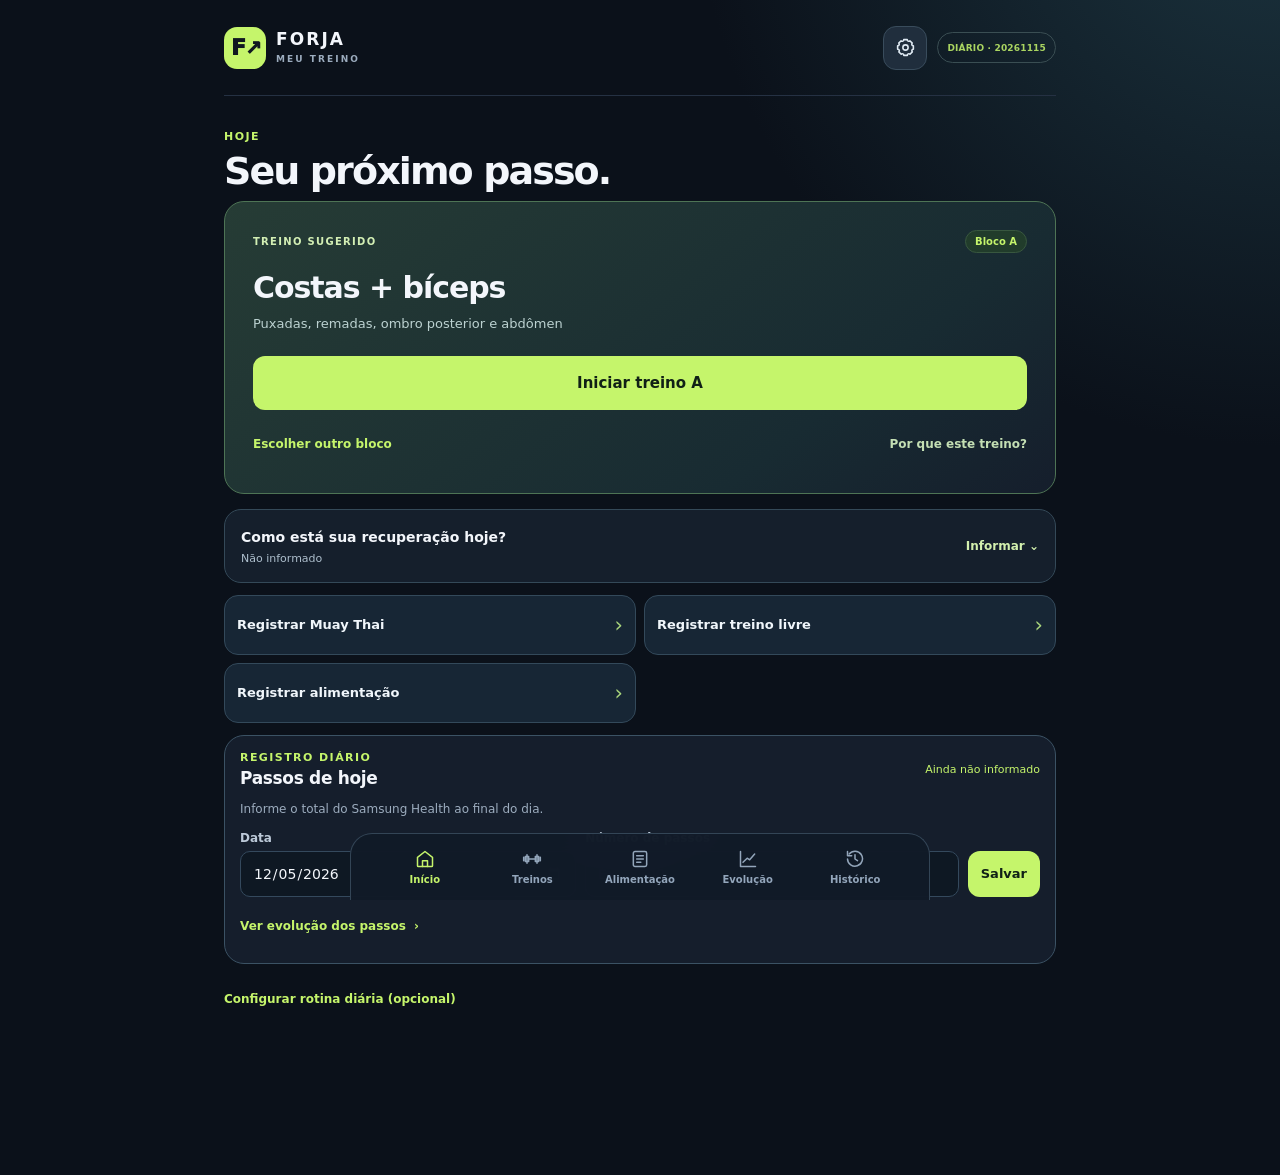
<file: index.html>
<!doctype html>
<html lang="pt-BR">
<head>
  <meta charset="utf-8" />
  <meta name="viewport" content="width=device-width, initial-scale=1, viewport-fit=cover" />
  <meta name="theme-color" content="#0d1420" />
  <meta name="description" content="Diário de treinos, histórico de cargas e sugestões de progressão de força com atenção à recuperação." />
  <meta name="color-scheme" content="dark" />
  <link rel="icon" type="image/png" sizes="192x192" href="./icons/icon-192.png" />
  <link rel="apple-touch-icon" href="./icons/icon-192.png" />
  <link rel="manifest" href="./manifest.webmanifest" />
  <link rel="stylesheet" href="./styles.css?v=20261127-history-edit1" />
  <title>FORJA — Evolução de força</title>
  <script defer src="./data.js?v=20261127-history-edit1"></script>
  <script defer src="./cardio.js?v=20261127-history-edit1"></script>
  <script defer src="./training-sets.js?v=20261127-history-edit1"></script>
  <script defer src="./engine.js?v=20261127-history-edit1"></script>
  <script defer src="./muay.js?v=20261127-history-edit1"></script>
  <script defer src="./calendar.js?v=20261127-history-edit1"></script>
  <script defer src="./flex.js?v=20261127-history-edit1"></script>
  <script defer src="./free-workout.js?v=20261127-history-edit1"></script>
  <script defer src="./catalog-session.js?v=20261127-history-edit1"></script>
  <script defer src="./dose.js?v=20261127-history-edit1"></script>
  <script defer src="./focus.js?v=20261127-history-edit1"></script>
  <script defer src="./catalog-advice.js?v=20261127-history-edit1"></script>
  <script defer src="./body-measures.js?v=20261127-history-edit1"></script>
  <script defer src="./activity.js?v=20261127-history-edit1"></script>
  <script defer src="./health-import.js?v=20261127-history-edit1"></script>
  <script defer src="./nutrition-goals.js?v=20261127-history-edit1"></script>
  <script defer src="./goal-planner.js?v=20261127-history-edit1"></script>
  <script defer src="./reminders.js?v=20261127-history-edit1"></script>
  <script defer src="./daily-routine.js?v=20261127-history-edit1"></script>
  <script defer src="./nutrition.js?v=20261127-history-edit1"></script>
  <script defer src="./nutrition-catalog.js?v=20261127-history-edit1"></script>
  <script defer src="./nutrition-prescription-data.js?v=20261127-history-edit1"></script>
  <script defer src="./nutrition-presets.js?v=20261127-history-edit1"></script>
  <script defer src="./nutrition-balance.js?v=20261127-history-edit1"></script>
  <script defer src="./nutrition-ui.js?v=20261127-history-edit1"></script>
  <script defer src="./evolution-dashboard.js?v=20261127-history-edit1"></script>
  <script defer src="./performance-trends.js?v=20261127-history-edit1"></script>
  <script defer src="./exercise-anatomy.js?v=20261127-history-edit1"></script>
  <script defer src="./muscle-history.js?v=20261127-history-edit1"></script>
  <script defer src="./muscle-body.js?v=20261127-history-edit1"></script>
  <script defer src="./muscle-map.js?v=20261127-history-edit1"></script>
  <script defer src="./training-balance.js?v=20261127-history-edit1"></script>
  <script defer src="./catalog-recommendations.js?v=20261127-history-edit1"></script>
  <script defer src="./share-summary.js?v=20261127-history-edit1"></script>
  <script defer src="./share-sticker.js?v=20261127-history-edit1"></script>
  <script defer src="./app.js?v=20261127-history-edit1"></script>
</head>
<body>
  <div class="app-shell">
    <header class="topbar">
      <div class="brandmark" aria-hidden="true">F<span>↗</span></div>
      <div class="brandcopy"><strong>FORJA</strong><span>MEU TREINO</span></div>
      <button type="button" class="top-settings" data-action="top-settings" aria-label="Abrir ajustes" title="Ajustes">
        <svg viewBox="0 0 24 24" fill="none" stroke="currentColor" stroke-width="1.8" stroke-linecap="round" stroke-linejoin="round" aria-hidden="true"><circle cx="12" cy="12" r="3"/><path d="M19.4 15a1.7 1.7 0 0 0 .3 1.9l.1.1-2.7 2.7-.1-.1a1.7 1.7 0 0 0-1.9-.3 1.7 1.7 0 0 0-1 1.6V21h-4v-.1a1.7 1.7 0 0 0-1-1.6 1.7 1.7 0 0 0-1.9.3l-.1.1-2.7-2.7.1-.1a1.7 1.7 0 0 0 .3-1.9 1.7 1.7 0 0 0-1.6-1H3v-4h.1a1.7 1.7 0 0 0 1.6-1 1.7 1.7 0 0 0-.3-1.9L4.3 7l2.7-2.7.1.1A1.7 1.7 0 0 0 9 4.7a1.7 1.7 0 0 0 1-1.6V3h4v.1a1.7 1.7 0 0 0 1 1.6 1.7 1.7 0 0 0 1.9-.3l.1-.1L19.7 7l-.1.1a1.7 1.7 0 0 0-.3 1.9 1.7 1.7 0 0 0 1.6 1h.1v4h-.1a1.7 1.7 0 0 0-1.5 1z"/></svg>
      </button>
      <span class="header-badge"><small class="forja-build">DIÁRIO · 20261115</small></span>
    </header>
    <main id="screen" tabindex="-1" aria-live="off"><p class="loading">Preparando seu painel...</p></main>
    <nav class="bottom-nav" id="nav" aria-label="Navegação principal">
      <button type="button" data-tab="home" class="nav-link active" aria-label="Início" aria-current="page">
        <svg viewBox="0 0 24 24" fill="none" stroke="currentColor" stroke-width="1.8" stroke-linecap="round" stroke-linejoin="round" aria-hidden="true"><path d="m3 10 9-7 9 7v10a1 1 0 0 1-1 1H4a1 1 0 0 1-1-1z"/><path d="M9 21v-7h6v7"/></svg><span>Início</span>
      </button>
      <button type="button" data-tab="plans" class="nav-link" aria-label="Treinos">
        <svg viewBox="0 0 24 24" fill="none" stroke="currentColor" stroke-width="1.8" stroke-linecap="round" stroke-linejoin="round" aria-hidden="true"><path d="M6 7v10M18 7v10M4 9h4v6H4zM16 9h4v6h-4zM8 12h8M2 10v4M22 10v4"/></svg><span>Treinos</span>
      </button>
      <button type="button" data-tab="nutrition" class="nav-link" aria-label="Alimentação">
        <svg viewBox="0 0 24 24" fill="none" stroke="currentColor" stroke-width="1.8" stroke-linecap="round" stroke-linejoin="round" aria-hidden="true"><rect x="4" y="3" width="16" height="18" rx="2"/><path d="M8 8h8M8 12h8M8 16h5"/></svg><span>Alimentação</span>
      </button>
      <button type="button" data-tab="progress" class="nav-link" aria-label="Evolução">
        <svg viewBox="0 0 24 24" fill="none" stroke="currentColor" stroke-width="1.8" stroke-linecap="round" stroke-linejoin="round" aria-hidden="true"><path d="M3 3v18h18"/><path d="m6 16 5-5 3 2 6-7"/></svg><span>Evolução</span>
      </button>
      <button type="button" data-tab="history" class="nav-link" aria-label="Histórico">
        <svg viewBox="0 0 24 24" fill="none" stroke="currentColor" stroke-width="1.8" stroke-linecap="round" stroke-linejoin="round" aria-hidden="true"><path d="M3 12a9 9 0 1 0 2-6"/><path d="M3 3v5h5M12 7v5l3 2"/></svg><span>Histórico</span>
      </button>

    </nav>
  </div>
  <div id="toast" class="toast" role="status" aria-live="polite" hidden></div>
  <input id="import-file" type="file" accept="application/json,.json" hidden aria-label="Selecionar backup JSON" />
  <input id="import-health-file" type="file" accept="application/json,.json" hidden aria-label="Selecionar histórico Samsung Health JSON" />
</body>
</html>
</file>
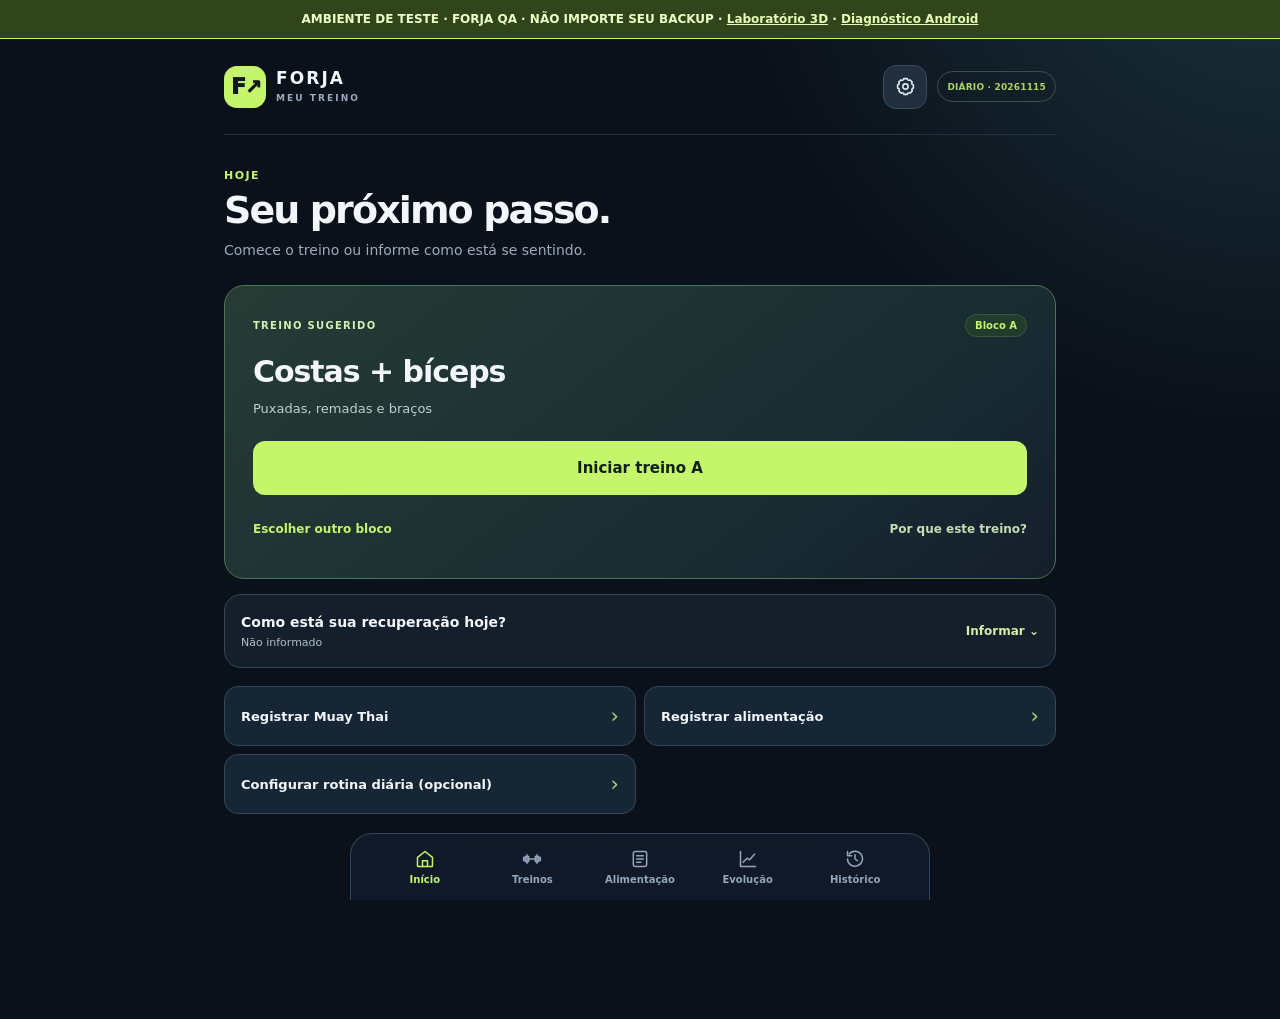
<file: qa/forja-move-v5/index.html>
<!doctype html>
<html lang="pt-BR">
<head>
  <meta charset="utf-8" />
  <meta name="viewport" content="width=device-width, initial-scale=1, viewport-fit=cover" />
  <meta name="theme-color" content="#0d1420" />
  <meta name="description" content="Diário de treinos, histórico de cargas e sugestões de progressão de força com atenção à recuperação." />
  <meta name="color-scheme" content="dark" />
  <link rel="icon" type="image/png" sizes="192x192" href="./icons/icon-192.png" />
  <link rel="apple-touch-icon" href="./icons/icon-192.png" />
  <link rel="manifest" href="./manifest.webmanifest" />
  <link rel="stylesheet" href="./styles.css?v=20261115-ref3d5" />
  <title>FORJA QA — Avaliação 3D</title>
  <script defer src="./data.js?v=20261115-ux20"></script>
  <script defer src="./engine.js?v=20261115-ux20"></script>
  <script defer src="./muay.js?v=20261115-ux20"></script>
  <script defer src="./calendar.js?v=20261115-ux20"></script>
  <script defer src="./flex.js?v=20261115-ux20"></script>
  <script defer src="./dose.js?v=20261115-ux20"></script>
  <script defer src="./focus.js?v=20261115-ux20"></script>
  <script defer src="./catalog-advice.js?v=20261115-ux20"></script>
  <script defer src="./body-measures.js?v=20261115-ux20"></script>
  <script defer src="./activity.js?v=20261115-ux20"></script>
  <script defer src="./health-import.js?v=20261115-ux20"></script>
  <script defer src="./nutrition-goals.js?v=20261115-ux20"></script>
  <script defer src="./goal-planner.js?v=20261115-ux20"></script>
  <script defer src="./reminders.js?v=20261115-ux20"></script>
  <script defer src="./daily-routine.js?v=20261115-ux20"></script>
  <script defer src="./nutrition.js?v=20261115-ux20"></script>
  <script defer src="./nutrition-catalog.js?v=20261115-ux20"></script>
  <script defer src="./nutrition-ui.js?v=20261115-ux20"></script>
  <script defer src="./exercise-references.js?v=20261115-ref3d5"></script>
  <script defer src="./exercise-video.js?v=20261115-ref3d5"></script>
  <script defer src="./app.js?v=20261115-ref3d5"></script>
<meta name="robots" content="noindex,nofollow,noarchive"></head>
<body>
<div class="qa-banner" role="note">AMBIENTE DE TESTE · FORJA QA · NÃO IMPORTE SEU BACKUP · <a href="./avaliar-3d.html">Laboratório 3D</a> · <a href="./diagnostico.html">Diagnóstico Android</a></div>
  <div class="app-shell">
    <header class="topbar">
      <div class="brandmark" aria-hidden="true">F<span>↗</span></div>
      <div class="brandcopy"><strong>FORJA</strong><span>MEU TREINO</span></div>
      <button type="button" class="top-settings" data-action="top-settings" aria-label="Abrir ajustes" title="Ajustes">
        <svg viewBox="0 0 24 24" fill="none" stroke="currentColor" stroke-width="1.8" stroke-linecap="round" stroke-linejoin="round" aria-hidden="true"><circle cx="12" cy="12" r="3"/><path d="M19.4 15a1.7 1.7 0 0 0 .3 1.9l.1.1-2.7 2.7-.1-.1a1.7 1.7 0 0 0-1.9-.3 1.7 1.7 0 0 0-1 1.6V21h-4v-.1a1.7 1.7 0 0 0-1-1.6 1.7 1.7 0 0 0-1.9.3l-.1.1-2.7-2.7.1-.1a1.7 1.7 0 0 0 .3-1.9 1.7 1.7 0 0 0-1.6-1H3v-4h.1a1.7 1.7 0 0 0 1.6-1 1.7 1.7 0 0 0-.3-1.9L4.3 7l2.7-2.7.1.1A1.7 1.7 0 0 0 9 4.7a1.7 1.7 0 0 0 1-1.6V3h4v.1a1.7 1.7 0 0 0 1 1.6 1.7 1.7 0 0 0 1.9-.3l.1-.1L19.7 7l-.1.1a1.7 1.7 0 0 0-.3 1.9 1.7 1.7 0 0 0 1.6 1h.1v4h-.1a1.7 1.7 0 0 0-1.5 1z"/></svg>
      </button>
      <span class="header-badge"><small class="forja-build">DIÁRIO · 20261115</small></span>
    </header>
    <main id="screen" tabindex="-1" aria-live="off"><p class="loading">Preparando seu painel...</p></main>
    <nav class="bottom-nav" id="nav" aria-label="Navegação principal">
      <button type="button" data-tab="home" class="nav-link active" aria-label="Início" aria-current="page">
        <svg viewBox="0 0 24 24" fill="none" stroke="currentColor" stroke-width="1.8" stroke-linecap="round" stroke-linejoin="round" aria-hidden="true"><path d="m3 10 9-7 9 7v10a1 1 0 0 1-1 1H4a1 1 0 0 1-1-1z"/><path d="M9 21v-7h6v7"/></svg><span>Início</span>
      </button>
      <button type="button" data-tab="plans" class="nav-link" aria-label="Treinos">
        <svg viewBox="0 0 24 24" fill="none" stroke="currentColor" stroke-width="1.8" stroke-linecap="round" stroke-linejoin="round" aria-hidden="true"><path d="M6 7v10M18 7v10M4 9h4v6H4zM16 9h4v6h-4zM8 12h8M2 10v4M22 10v4"/></svg><span>Treinos</span>
      </button>
      <button type="button" data-tab="nutrition" class="nav-link" aria-label="Alimentação">
        <svg viewBox="0 0 24 24" fill="none" stroke="currentColor" stroke-width="1.8" stroke-linecap="round" stroke-linejoin="round" aria-hidden="true"><rect x="4" y="3" width="16" height="18" rx="2"/><path d="M8 8h8M8 12h8M8 16h5"/></svg><span>Alimentação</span>
      </button>
      <button type="button" data-tab="progress" class="nav-link" aria-label="Evolução">
        <svg viewBox="0 0 24 24" fill="none" stroke="currentColor" stroke-width="1.8" stroke-linecap="round" stroke-linejoin="round" aria-hidden="true"><path d="M3 3v18h18"/><path d="m6 16 5-5 3 2 6-7"/></svg><span>Evolução</span>
      </button>
      <button type="button" data-tab="history" class="nav-link" aria-label="Histórico">
        <svg viewBox="0 0 24 24" fill="none" stroke="currentColor" stroke-width="1.8" stroke-linecap="round" stroke-linejoin="round" aria-hidden="true"><path d="M3 12a9 9 0 1 0 2-6"/><path d="M3 3v5h5M12 7v5l3 2"/></svg><span>Histórico</span>
      </button>

    </nav>
  </div>
  <dialog id="exercise-video-dialog" class="exercise-video-dialog" aria-labelledby="exercise-video-title"></dialog>
  <div id="toast" class="toast" role="status" aria-live="polite" hidden></div>
  <input id="import-file" type="file" accept="application/json,.json" hidden aria-label="Selecionar backup JSON" />
  <input id="import-health-file" type="file" accept="application/json,.json" hidden aria-label="Selecionar histórico Samsung Health JSON" />
</body>
</html>
</file>
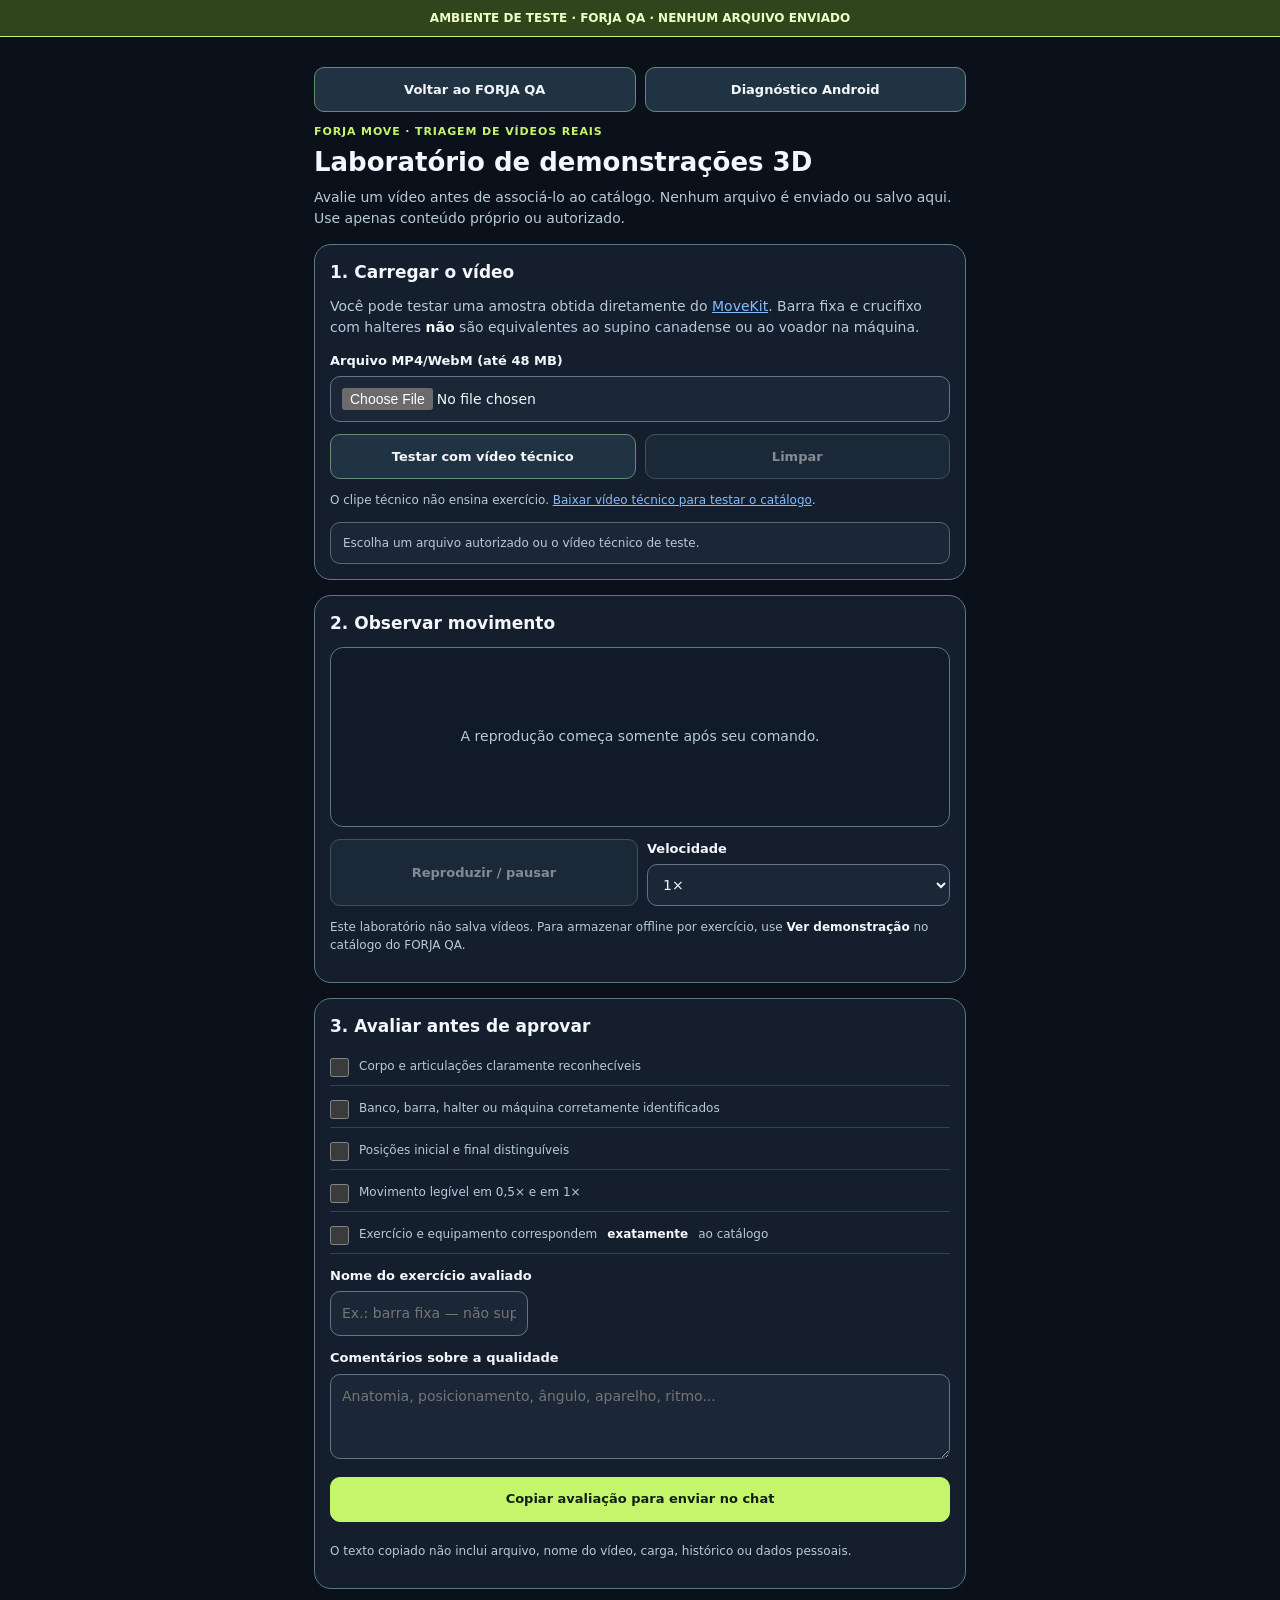
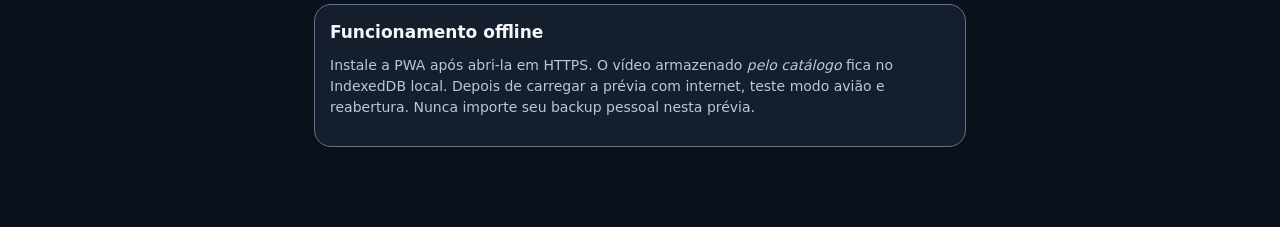
<file: qa/forja-move-v5/avaliar-3d.html>
<!doctype html>
<html lang="pt-BR"><head><meta charset="utf-8"><meta name="viewport" content="width=device-width,initial-scale=1,viewport-fit=cover"><meta name="theme-color" content="#0b111a"><meta name="robots" content="noindex,nofollow,noarchive"><title>FORJA QA — Laboratório 3D</title>
<style>
:root{color-scheme:dark;--bg:#0b111a;--card:#151e2c;--muted:#b6cada;--text:#f3f6fb;--lime:#c5f56b;--cyan:#80beff;--border:#5d758a}
*{box-sizing:border-box}body{margin:0;background:var(--bg);color:var(--text);font:14px/1.5 system-ui,-apple-system,sans-serif}.strip{padding:9px 12px;text-align:center;background:#30451b;border-bottom:1px solid var(--lime);color:#edffc5;font-weight:800;font-size:12px}main{max-width:680px;margin:auto;padding:18px 14px 65px}h1{font-size:26px;line-height:1.18;margin:6px 0 10px}h2{font-size:17px;margin:0 0 10px}.eyebrow{font-size:11px;letter-spacing:.08em;color:var(--lime);font-weight:800}p{color:var(--muted);margin:8px 0 13px}strong{color:var(--text)}.card{background:var(--card);border:1px solid var(--border);border-radius:17px;margin:15px 0;padding:15px}.buttons{display:flex;flex-wrap:wrap;gap:9px;margin:12px 0}.buttons>*{flex:1 1 140px}a.btn,button{display:inline-flex;align-items:center;justify-content:center;min-height:45px;padding:10px 13px;background:#203342;border:1px solid #658b7b;border-radius:10px;color:var(--text);font:700 13px/1.35 system-ui;text-align:center;text-decoration:none;cursor:pointer}button.primary{background:var(--lime);color:#102016;border-color:var(--lime)}button:disabled{opacity:.5}input,select,textarea{color:var(--text);background:#1b2736;border:1px solid var(--border);border-radius:10px;padding:11px;font:inherit;max-width:100%;min-width:0}input[type=file],textarea,select{width:100%}textarea{min-height:85px;resize:vertical}label{display:block;font-weight:700;font-size:13px;margin:12px 0 6px}.checks{display:grid;gap:6px}.checks label{display:flex;align-items:start;gap:10px;color:var(--muted);font-size:12px;font-weight:500;padding:7px 0;margin:0;border-bottom:1px solid #314153}.checks input{height:19px;width:19px;flex:none;accent-color:var(--lime);margin:1px 0}#stage{min-height:180px;display:flex;align-items:center;justify-content:center;border:1px solid var(--border);background:#101b27;border-radius:13px;overflow:hidden}#empty{color:var(--muted);text-align:center;padding:25px}video{width:100%;max-height:52dvh;min-height:180px;object-fit:contain}video[hidden]{display:none!important}.small{color:var(--muted);font-size:12px}.status{border:1px solid #536b79;border-radius:10px;background:#1b2736;color:var(--muted);font-size:12px;padding:11px 12px}.status[data-error=true]{border-color:#d78a8a;color:#ffe1e1}button:focus-visible,a:focus-visible,input:focus-visible,select:focus-visible,textarea:focus-visible{outline:3px solid var(--cyan);outline-offset:3px}a:not(.btn){color:var(--cyan)}
</style></head><body>
<div class="strip">AMBIENTE DE TESTE · FORJA QA · NENHUM ARQUIVO ENVIADO</div>
<main><nav class="buttons" aria-label="Navegação da prévia"><a class="btn" href="./">Voltar ao FORJA QA</a><a class="btn" href="./diagnostico.html">Diagnóstico Android</a></nav>
<div class="eyebrow">FORJA MOVE · TRIAGEM DE VÍDEOS REAIS</div><h1>Laboratório de demonstrações 3D</h1><p>Avalie um vídeo antes de associá-lo ao catálogo. Nenhum arquivo é enviado ou salvo aqui. Use apenas conteúdo próprio ou autorizado.</p>
<section class="card"><h2>1. Carregar o vídeo</h2><p>Você pode testar uma amostra obtida diretamente do <a href="https://movekit.com/free-sample" target="_blank" rel="noopener noreferrer">MoveKit</a>. Barra fixa e crucifixo com halteres <strong>não</strong> são equivalentes ao supino canadense ou ao voador na máquina.</p>
<label for="file">Arquivo MP4/WebM (até 48 MB)</label><input id="file" type="file" accept=".mp4,.webm,video/mp4,video/webm">
<div class="buttons"><button type="button" id="synthetic">Testar com vídeo técnico</button><button type="button" id="clear" disabled>Limpar</button></div>
<p class="small">O clipe técnico não ensina exercício. <a href="./video-teste.mp4" download="forja-qa-video-teste.mp4">Baixar vídeo técnico para testar o catálogo</a>.</p><div id="status" class="status" role="status" aria-live="polite">Escolha um arquivo autorizado ou o vídeo técnico de teste.</div></section>
<section class="card"><h2>2. Observar movimento</h2><div id="stage"><div id="empty">A reprodução começa somente após seu comando.</div><video id="video" controls playsinline loop preload="metadata" hidden aria-label="Demonstração selecionada"></video></div>
<div class="buttons"><button type="button" id="play" disabled>Reproduzir / pausar</button><div style="flex:1 1 135px"><label for="speed" style="margin-top:0">Velocidade</label><select id="speed"><option value=".5">0,5×</option><option value=".75">0,75×</option><option value="1" selected>1×</option><option value="1.25">1,25×</option></select></div></div><p class="small">Este laboratório não salva vídeos. Para armazenar offline por exercício, use <strong>Ver demonstração</strong> no catálogo do FORJA QA.</p></section>
<section class="card"><h2>3. Avaliar antes de aprovar</h2><div class="checks">
<label><input id="anatomy" type="checkbox">Corpo e articulações claramente reconhecíveis</label>
<label><input id="equipment" type="checkbox">Banco, barra, halter ou máquina corretamente identificados</label>
<label><input id="poses" type="checkbox">Posições inicial e final distinguíveis</label>
<label><input id="motion" type="checkbox">Movimento legível em 0,5× e em 1×</label>
<label><input id="match" type="checkbox">Exercício e equipamento correspondem <strong>exatamente</strong> ao catálogo</label>
</div><label for="exercise">Nome do exercício avaliado</label><input id="exercise" placeholder="Ex.: barra fixa — não supino canadense" maxlength="120">
<label for="notes">Comentários sobre a qualidade</label><textarea id="notes" maxlength="900" placeholder="Anatomia, posicionamento, ângulo, aparelho, ritmo..."></textarea>
<button id="copy" class="primary" type="button" style="width:100%;margin:12px 0">Copiar avaliação para enviar no chat</button><p class="small">O texto copiado não inclui arquivo, nome do vídeo, carga, histórico ou dados pessoais.</p></section>
<section class="card"><h2>Funcionamento offline</h2><p>Instale a PWA após abri-la em HTTPS. O vídeo armazenado <em>pelo catálogo</em> fica no IndexedDB local. Depois de carregar a prévia com internet, teste modo avião e reabertura. Nunca importe seu backup pessoal nesta prévia.</p></section>
</main>
<script>
(()=>{'use strict';const $=id=>document.getElementById(id),video=$('video');let url=null;
const note=(s,e=false)=>{$('status').textContent=s;$('status').dataset.error=e?'true':'false';};
const clear=()=>{video.pause();video.removeAttribute('src');video.load();if(url){URL.revokeObjectURL(url);url=null;}video.hidden=true;$('empty').hidden=false;$('play').disabled=true;$('clear').disabled=true;};
const load=b=>{clear();url=URL.createObjectURL(b);video.src=url;video.playbackRate=Number($('speed').value);video.hidden=false;$('empty').hidden=true;$('play').disabled=false;$('clear').disabled=false;video.load();note('Vídeo carregado localmente. Toque em Reproduzir.');};
$('file').addEventListener('change',e=>{const f=e.target.files?.[0];if(!f)return;const ext=f.name.toLowerCase().match(/\.(mp4|webm)$/)?.[1];const mime=f.type||'';if(!ext||!['','video/mp4','video/webm'].includes(mime)||(mime==='video/mp4'&&ext!=='mp4')||(mime==='video/webm'&&ext!=='webm')||f.size<1024||f.size>48*1024*1024){clear();note('Arquivo inválido. Use MP4/H.264 ou WebM/VP8 com até 48 MB.',true);return;}load(f);});
$('synthetic').addEventListener('click',async()=>{try{note('Preparando vídeo técnico...');const r=await fetch('./video-teste.webm');if(!r.ok)throw Error('Not found');load(await r.blob());}catch(e){note('Vídeo técnico não disponível. Acesse a prévia online uma vez ou importe seu MP4.',true);}});
$('clear').addEventListener('click',()=>{clear();$('file').value='';note('Vídeo removido desta página.');});
$('play').addEventListener('click',async()=>{try{video.paused?await video.play():video.pause();}catch(e){note('Formato/codec não suportado neste navegador.',true);}});
$('speed').addEventListener('change',()=>{video.playbackRate=Number($('speed').value);});
video.addEventListener('error',()=>{if(video.getAttribute('src'))note('Erro na reprodução. Confira MP4/H.264 ou WebM/VP8.',true);});
window.addEventListener('pagehide',clear);
$('copy').addEventListener('click',async()=>{const arr=[['anatomy','Anatomia'],['equipment','Equipamento'],['poses','Início e fim'],['motion','Movimento'],['match','Correspondência exata']];const checked=arr.filter(x=>$(x[0]).checked).length;const name=$('exercise').value.trim().replace(/[<>]/g,'').slice(0,120);const comments=$('notes').value.trim().replace(/[<>]/g,'').slice(0,900);const rows=['FORJA MOVE · avaliação visual 3D','Exercício: '+(name||'não informado'),...arr.map(([id,k])=>k+': '+($(id).checked?'aprovado':'pendente de avaliação ou melhoria')),'Critérios aprovados: '+checked+'/'+arr.length,'Observações: '+(comments||'nenhuma'),'Sem mídia anexada.'];try{await navigator.clipboard.writeText(rows.join('\n'));note('Avaliação copiada. Cole no chat para revisar o exercício.');}catch(e){note('Cópia não permitida. Faça captura de tela ou copie manualmente.',true);}});
})();
</script></body></html>
</file>
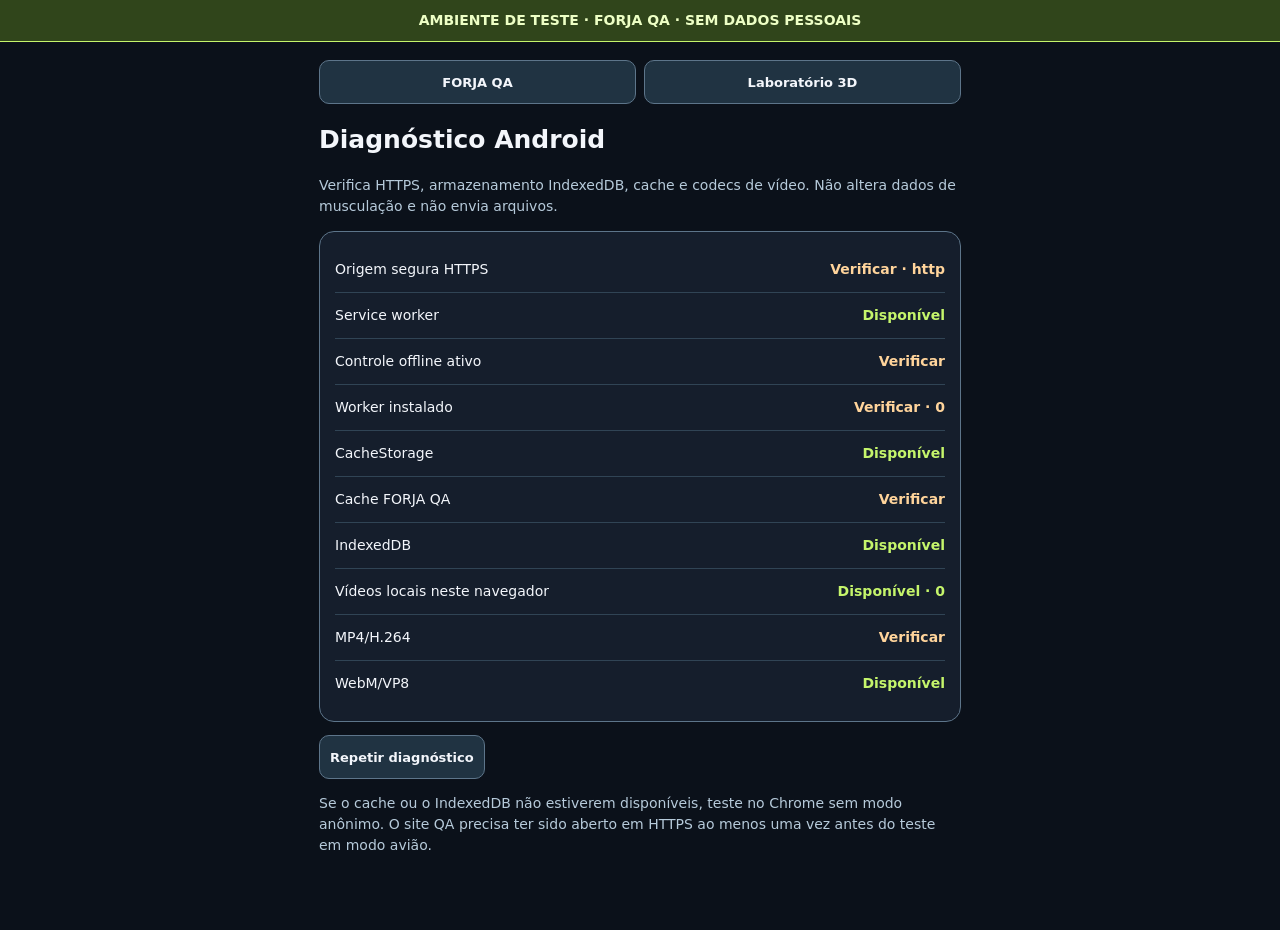
<file: qa/forja-move-v5/diagnostico.html>
<!doctype html><html lang="pt-BR"><head><meta charset="utf-8"><meta name="viewport" content="width=device-width,initial-scale=1"><meta name="robots" content="noindex,nofollow"><meta name="theme-color" content="#0b111a"><title>FORJA QA · Diagnóstico Android</title>
<style>:root{color-scheme:dark}*{box-sizing:border-box}body{margin:0;background:#0b111a;color:#f3f6fb;font:14px/1.5 system-ui,sans-serif}.strip{background:#30451b;color:#edffc5;border-bottom:1px solid #c5f56b;padding:10px;text-align:center;font-weight:800}main{max-width:670px;margin:auto;padding:18px 14px 60px}h1{font-size:25px}p{color:#b6cada}.card{background:#151e2c;border:1px solid #5d758a;border-radius:15px;padding:15px;margin:13px 0}.row{display:flex;gap:10px;flex-wrap:wrap;align-items:center;justify-content:space-between;padding:12px 0;border-bottom:1px solid #304455}.row:last-child{border:0}.result{color:#c5f56b;font-weight:700}.result[data-ok=false]{color:#ffd49b}button,a.btn{display:inline-flex;align-items:center;justify-content:center;min-height:44px;padding:10px;border:1px solid #5d758a;border-radius:10px;background:#203342;color:#f3f6fb;text-decoration:none;font:700 13px system-ui;cursor:pointer}button:focus-visible,a:focus-visible{outline:3px solid #80beff;outline-offset:2px}.actions{display:flex;gap:8px;flex-wrap:wrap}.actions>*{flex:1 1 140px}</style></head>
<body><div class="strip">AMBIENTE DE TESTE · FORJA QA · SEM DADOS PESSOAIS</div><main><div class="actions"><a class="btn" href="./">FORJA QA</a><a class="btn" href="./avaliar-3d.html">Laboratório 3D</a></div><h1>Diagnóstico Android</h1><p>Verifica HTTPS, armazenamento IndexedDB, cache e codecs de vídeo. Não altera dados de musculação e não envia arquivos.</p><div class="card" id="checks" role="status" aria-live="polite">Verificando compatibilidade...</div><button id="rerun" type="button">Repetir diagnóstico</button><p>Se o cache ou o IndexedDB não estiverem disponíveis, teste no Chrome sem modo anônimo. O site QA precisa ter sido aberto em HTTPS ao menos uma vez antes do teste em modo avião.</p></main><script>
(()=>{'use strict';const root=document.getElementById('checks');const row=(n,ok,info)=>'<div class="row"><span>'+n+'</span><span class="result" data-ok="'+!!ok+'">'+(ok?'Disponível':'Verificar')+(info?' · '+info:'')+'</span></div>';
async function inspect(){let out='';const secure=location.protocol==='https:'||location.hostname==='localhost'||location.hostname==='127.0.0.1';out+=row('Origem segura HTTPS',secure,location.protocol.replace(':',''));
out+=row('Service worker','serviceWorker' in navigator);
if('serviceWorker' in navigator){const c=navigator.serviceWorker.controller;out+=row('Controle offline ativo',!!c);const regs=await navigator.serviceWorker.getRegistrations();out+=row('Worker instalado',regs.some(r=>r.scope.startsWith(location.origin)),String(regs.length));}
out+=row('CacheStorage','caches' in window);
if('caches' in window){const keys=await caches.keys();out+=row('Cache FORJA QA',keys.some(k=>k.startsWith('forja-qa-shell-')));}
out+=row('IndexedDB','indexedDB' in window);
if('indexedDB' in window)try{const req=indexedDB.open('forja.qa.exercise.video.v1',1);const db=await new Promise((resolve,reject)=>{req.onsuccess=()=>resolve(req.result);req.onupgradeneeded=()=>{if(!req.result.objectStoreNames.contains('clips'))req.result.createObjectStore('clips',{keyPath:'id'});};req.onerror=()=>reject(req.error);});const tx=db.transaction('clips','readonly');const count=await new Promise((resolve,reject)=>{const q=tx.objectStore('clips').count();q.onsuccess=()=>resolve(q.result);q.onerror=()=>reject(q.error);});db.close();out+=row('Vídeos locais neste navegador',true,String(count));}catch(e){out+=row('Acesso aos vídeos locais',false);}
const v=document.createElement('video');out+=row('MP4/H.264',!!v.canPlayType('video/mp4; codecs="avc1.42E01E"'));out+=row('WebM/VP8',!!v.canPlayType('video/webm; codecs="vp8"'));root.innerHTML=out;}
document.getElementById('rerun').addEventListener('click',()=>inspect().catch(()=>{root.textContent='Falha ao verificar o navegador.';}));inspect().catch(()=>{root.textContent='Falha ao verificar o navegador.';});
})();
</script></body></html>
</file>
<file: styles.css>
:root{font-family:Inter,ui-sans-serif,system-ui,-apple-system,BlinkMacSystemFont,"Segoe UI",sans-serif;color-scheme:dark;--bg:#0b111a;--card:#151e2c;--card2:#1b2736;--line:#2b3a4d;--text:#f3f6fb;--muted:#9cacbe;--lime:#c5f56b;--blue:#80beff;--orange:#ffcf7b;--red:#ff9292;--radius:20px}
*{box-sizing:border-box}html{background:var(--bg);scroll-behavior:smooth}body{margin:0;background:radial-gradient(circle at 100% -12%,#1c3540 0%,transparent 32%),var(--bg);color:var(--text);min-height:100svh}button,input,select,textarea{font:inherit}button{cursor:pointer}button:disabled{opacity:.45;cursor:not-allowed}a{color:var(--lime)}button:focus-visible,input:focus-visible,select:focus-visible,textarea:focus-visible{outline:3px solid var(--blue);outline-offset:2px}[hidden]{display:none!important}
.app-shell{max-width:900px;min-height:100svh;margin:0 auto;padding:0 17px calc(100px + env(safe-area-inset-bottom))}.topbar{height:84px;display:flex;align-items:center;gap:10px;border-bottom:1px solid #253143}.brandmark{display:flex;align-items:center;justify-content:center;font-size:22px;font-weight:950;letter-spacing:-3px;width:42px;height:42px;border-radius:13px;background:var(--lime);color:#101820}.brandmark span{font-size:20px;margin-left:2px}.brandcopy{display:flex;flex-direction:column;line-height:1.04;letter-spacing:.13em}.brandcopy strong{font-size:17px;font-weight:900}.brandcopy span{font-size:9px;color:var(--muted);font-weight:800;margin-top:6px}.header-badge{font-size:9px;letter-spacing:.08em;border:1px solid #3a4e53;border-radius:99px;padding:7px 9px;margin-left:auto;color:var(--lime);font-weight:700;white-space:nowrap}
#screen{padding:24px 0;min-height:72vh}.eyebrow{margin:0 0 8px;font-size:11px;font-weight:900;letter-spacing:.13em;color:var(--lime);text-transform:uppercase}.page-title{font-size:clamp(29px,5vw,38px);letter-spacing:-.05em;line-height:1.1;margin:0 0 8px;font-weight:850}.lead{color:var(--muted);line-height:1.55;margin:0 0 24px;font-size:14px}.section-title{font-size:17px;margin:0;font-weight:800;letter-spacing:-.02em}.section-row{display:flex;align-items:center;justify-content:space-between;gap:10px;margin:26px 0 12px}.section-row small{font-size:11px;color:var(--muted)}.card{background:var(--card);border:1px solid var(--line);border-radius:var(--radius);padding:18px;margin-bottom:13px}.panel-soft{background:var(--card2);border-radius:14px;padding:14px}.hero{background:linear-gradient(140deg,#273c37,#152c36 68%,#152336);border:1px solid #45604f;padding:22px}.hero .muted{color:#b1c8c5}.hero-rows{display:grid;grid-template-columns:1fr 1fr;gap:14px;margin-bottom:18px}.hero-weight{font-size:clamp(31px,6vw,42px);font-weight:850;letter-spacing:-.055em}.hero-weight small{font-size:13px;letter-spacing:0;font-weight:500;color:#b9cec6}.metric-label{display:block;font-size:11px;color:var(--muted);font-weight:700;margin-bottom:5px}.progress-track{height:9px;background:#33473f;border-radius:99px;overflow:hidden}.progress-track>span{height:100%;display:block;background:var(--lime);border-radius:99px;min-width:0}.progress-legend{display:flex;justify-content:space-between;color:#c0d7ce;font-size:11px;gap:10px;margin-top:9px}.kpi-row{display:grid;grid-template-columns:repeat(3,1fr);gap:9px;margin:13px 0}.kpi{background:var(--card);border:1px solid var(--line);border-radius:15px;padding:13px 11px}.kpi strong{display:block;font-size:21px;letter-spacing:-.035em}.kpi span{font-size:10px;color:var(--muted)}.big-number{font-size:28px;font-weight:800;letter-spacing:-.035em}.accent{color:var(--lime)}.muted{color:var(--muted)}.small{font-size:12px;line-height:1.55}.tiny{font-size:11px}.bodycopy{font-size:14px;line-height:1.6;color:#d5e0ed}.line{height:1px;background:var(--line);margin:14px 0}
.primary,.secondary,.ghost,.danger-button{display:inline-flex;align-items:center;justify-content:center;gap:8px;min-height:46px;padding:11px 17px;border-radius:12px;font-size:13px;font-weight:800;border:1px solid transparent;white-space:normal;text-align:center}.primary{background:var(--lime);color:#102016}.primary:hover{background:#d4fc91}.secondary{background:#253546;color:var(--text);border-color:#385067}.ghost{background:transparent;color:var(--muted);border-color:var(--line)}.danger-button{background:#4c2830;color:#ffd7db;border-color:#854451}.full{width:100%}.btnrow{display:flex;gap:8px;flex-wrap:wrap}.button-inline{font:inherit;background:none;border:0;color:var(--lime);padding:4px 0;font-size:12px;font-weight:750}.small-button{border-radius:10px;padding:7px 10px;min-height:35px;font-size:12px}.pill{display:inline-flex;align-items:center;gap:5px;padding:5px 9px;border-radius:999px;border:1px solid #3d5464;font-size:10px;color:#c0d3e3;font-weight:750}.pill.green{background:#213c2b;color:var(--lime);border-color:#38573f}.pill.amber{background:#3d3322;color:#ffd18a;border-color:#695333}.pill.red{background:#452932;color:#ffa4ad;border-color:#673842}.callout{border-left:3px solid var(--blue);background:#1a2b3b;padding:13px 14px;border-radius:4px 12px 12px 4px;font-size:12px;line-height:1.6;margin:12px 0;color:#d4e3ef}.callout.warn{border-color:var(--orange);background:#302a25}.callout.danger{border-color:var(--red);background:#34252c}.callout.good{border-color:var(--lime);background:#1b322e}.card-row{display:flex;justify-content:space-between;gap:12px;align-items:flex-start}.card-row h3{margin:0 0 5px;font-size:17px;letter-spacing:-.015em}.card-row p{margin:0;color:var(--muted);font-size:12px;line-height:1.5}.mini-list{list-style:none;padding:0;margin:10px 0 0}.mini-list li{display:flex;align-items:center;justify-content:space-between;gap:7px;padding:10px 0;border-top:1px solid var(--line);font-size:12px}.mini-list li span{color:var(--muted)}
.tabs{display:flex;gap:7px;overflow:auto;scrollbar-width:none;padding:2px 0 8px}.tabs::-webkit-scrollbar{display:none}.tab-chip{background:#1c2a3a;color:#bed1df;border:1px solid #34495b;border-radius:11px;min-height:42px;min-width:50px;padding:9px 14px;font-weight:800}.tab-chip.selected{background:var(--lime);border-color:var(--lime);color:#132016}.exercise-card{background:var(--card);border:1px solid var(--line);border-radius:17px;padding:15px;margin:12px 0}.exercise-card h3{margin:0;font-size:15px}.set-grid{display:grid;grid-template-columns:29px 61px minmax(72px,1fr) minmax(60px,.85fr) minmax(60px,.8fr);gap:5px;align-items:center;margin-top:7px}.set-grid .caption{color:var(--muted);font-size:10px;text-align:center}.set-grid .cell-label{text-align:center;color:var(--muted);font-size:11px}.set-grid input{width:100%;min-width:0;text-align:center;padding:10px 3px;font-size:13px;min-height:44px}.set-grid .warmup{color:var(--orange)}.set-grid .set-type{font-size:10px;display:block;text-align:center;line-height:1.1}.set-grid .set-type.work{color:var(--lime)}.field{display:flex;flex-direction:column;gap:6px}.field label{color:#bdcad9;font-size:12px;font-weight:700}.field input,.field select,.field textarea,.set-grid input{background:#0e1823;color:var(--text);border:1px solid #34495d;border-radius:10px}.field input,.field select,.field textarea{width:100%;min-height:46px;padding:12px;font-size:14px}.field textarea{min-height:80px;resize:vertical}.field input::placeholder,.set-grid input::placeholder{color:#73869c}.field-row{display:grid;grid-template-columns:1fr 1fr;gap:10px}.field-row.three{grid-template-columns:repeat(3,1fr)}.field-help{font-size:11px;line-height:1.4;color:var(--muted)}.form-title{font-size:13px;font-weight:850;margin:14px 0 10px}.card-footer{display:flex;justify-content:space-between;gap:8px;align-items:center;margin-top:10px;flex-wrap:wrap}.recommend{padding:11px 12px;border:1px solid #3e5b4e;border-radius:12px;background:#20322e;margin:12px 0}.recommend.warn{background:#322e24;border-color:#655138}.recommend.protect{background:#35262b;border-color:#774451}.recommend strong{display:block;color:var(--lime);font-size:13px}.recommend.warn strong{color:var(--orange)}.recommend.protect strong{color:var(--red)}.recommend p{font-size:11px;line-height:1.55;color:#c7d5d6;margin:5px 0 0}.last{color:#a9c0d7;font-size:12px;line-height:1.5;margin:7px 0 0}.workout-banner{padding:15px;border:1px solid #3c5344;background:linear-gradient(120deg,#1a352a,#1b2936);border-radius:15px;margin:12px 0}.workout-banner h2{margin:0 0 6px;font-size:18px}.workout-banner p{font-size:12px;color:#b7c7d5;margin:0;line-height:1.5}.list-settings{display:grid;gap:9px}.setting-item{padding:12px;border:1px solid var(--line);border-radius:12px;background:var(--card2);display:flex;align-items:center;justify-content:space-between;gap:8px}.setting-item div{min-width:0}.setting-item strong{display:block;font-size:12px;margin-bottom:4px}.setting-item span{display:block;color:var(--muted);font-size:11px;line-height:1.4}.switch{appearance:none;width:45px;min-width:45px;height:26px;background:#465467;border-radius:20px;position:relative;cursor:pointer;transition:.2s}.switch:checked{background:var(--lime)}.switch:before{content:"";position:absolute;top:3px;left:3px;width:20px;height:20px;border-radius:50%;background:#f7f9fc;transition:.2s}.switch:checked:before{transform:translateX(19px);background:#17221b}.chart-wrap{padding:17px 8px 8px;border:1px solid var(--line);border-radius:16px;background:#152231;min-height:190px}.chart-wrap svg{width:100%;height:auto;display:block}.chart-caption{color:var(--muted);font-size:11px;text-align:center;line-height:1.5}.history-card{border-left:3px solid var(--lime)}.session-date{font-weight:800}.session-count{color:var(--muted);font-size:12px}.empty{padding:27px 15px;text-align:center;border:1px dashed #405363;border-radius:16px;color:var(--muted);line-height:1.55;font-size:13px}.empty .empty-icon{font-size:30px;display:block;margin-bottom:7px}.training-controls{position:sticky;bottom:calc(77px + env(safe-area-inset-bottom));z-index:2;background:linear-gradient(to top,#0b111a 72%,transparent);padding:12px 0 6px;margin-top:12px}.bottom-nav{position:fixed;z-index:5;bottom:0;left:0;right:0;margin:auto;max-width:900px;background:rgba(17,27,40,.96);backdrop-filter:blur(20px);border-top:1px solid #334556;display:grid;grid-template-columns:repeat(5,1fr);padding:11px 9px calc(12px + env(safe-area-inset-bottom))}.nav-link{background:none;border:0;color:#93a6bb;display:flex;flex-direction:column;align-items:center;justify-content:center;gap:5px;font-size:10px;font-weight:700;min-height:43px;padding:3px}.nav-link.active{color:var(--lime)}.nav-link svg{height:20px;width:20px}.toast{position:fixed;z-index:15;left:50%;bottom:calc(93px + env(safe-area-inset-bottom));transform:translateX(-50%);max-width:90vw;width:max-content;padding:13px 18px;border:1px solid #57735d;background:#24392e;color:#f2fff2;border-radius:13px;box-shadow:0 18px 40px #0009;font-size:13px;line-height:1.4}.loading{color:var(--muted);padding:30px;text-align:center}.row-between{display:flex;align-items:center;justify-content:space-between;gap:12px}.mt-8{margin-top:8px}.mt-12{margin-top:12px}.mt-16{margin-top:16px}.mb-0{margin-bottom:0}.mb-8{margin-bottom:8px}.click-card{width:100%;text-align:left;background:var(--card);color:var(--text);border:1px solid var(--line);border-radius:16px;padding:14px;margin-bottom:10px}.click-card:hover{border-color:#638168}.text-right{text-align:right}.rounded-emoji{border-radius:12px;background:#2c443d;padding:10px;font-size:19px}.sr-only{position:absolute;width:1px;height:1px;padding:0;margin:-1px;overflow:hidden;clip:rect(0,0,0,0);white-space:nowrap;border:0}
@media(min-width:720px){.app-shell{padding:0 34px 120px}.topbar{height:96px}#screen{padding:34px 0}.dashboard-grid{display:grid;grid-template-columns:1.3fr .7fr;gap:17px;align-items:start}.dashboard-grid>*{min-width:0}.hero{padding:26px}.exercise-card{padding:22px}.set-grid{grid-template-columns:42px 100px 1fr 1fr 1fr;gap:12px}.bottom-nav{max-width:580px;border:1px solid #334556;border-bottom:0;border-radius:22px 22px 0 0;padding-left:20px;padding-right:20px}.training-controls{bottom:75px}}
@media(prefers-reduced-motion:reduce){*{scroll-behavior:auto!important;transition:none!important;animation:none!important}}
/* FORJA 1.1: fila de treinos e comparacao serie a serie. */
.queue-panel{margin:14px 0 4px;border:1px solid #385363;border-radius:13px;background:#152632;padding:13px}
.queue-panel strong{font-size:12px}
.queue-panel p{margin:9px 0 0;font-size:11px;line-height:1.5}
.queue-chips{display:flex;flex-wrap:wrap;gap:7px;margin-top:10px}
.queue-chip{border:1px solid #3a5163;border-radius:9px;padding:6px 8px;font-size:11px;font-weight:700;color:#b8cad9}
.queue-chip.pending{background:#253545;border-color:#4c697a;color:#e5f4ff}
.queue-chip.done{background:#203a2d;border-color:#416750;color:var(--lime)}
.draft-status{display:block;font-size:12px;color:#d4f5be;margin-top:5px}
.draft-status.save-error{color:#ffd09a}
.set-history{grid-column:1/-1;padding:4px 6px 9px 10px;border-bottom:1px solid #28394b;display:flex;flex-direction:column;gap:3px;font-size:11px;line-height:1.45;min-height:40px}
.set-history:last-child{border-bottom:0}
.previous-set{color:#9fb4c6}.previous-set strong{color:#dae6f2;font-weight:750}
.set-delta{color:#91a7b8}.set-delta.good{color:var(--lime);font-weight:700}.set-delta.neutral{color:#d1bea0}
.history-exercise{min-width:0;flex:1}
.history-details{margin:6px 0 0;color:#baccdc}
.history-details summary{cursor:pointer;font-size:11px;color:var(--lime);font-weight:700}
.history-details ol{margin:5px 0 0;padding-left:17px}
.history-details ol li{display:list-item;border:0;padding:3px 0;font-size:11px;line-height:1.35}
@media(max-width:355px){.set-grid{grid-template-columns:25px 54px minmax(60px,1fr) minmax(48px,.85fr) minmax(47px,.8fr);gap:4px}.set-grid input{font-size:12px;padding:9px 2px}}


/* FORJA 1.2: mapa de forca */
.strength-radar{padding-top:12px;min-height:260px}
.strength-summary-list .mini-list{margin-top:0}
.strength-group-block{display:flex;flex-direction:column;gap:3px;min-width:0;flex:1}
.strength-group-block span{display:block;color:var(--muted);font-size:11px;line-height:1.4}
.strength-group-block small{display:block;color:#c1d6e8;font-size:10px;line-height:1.35}
.strength-delta{font-size:11px;font-weight:800}
.strength-delta.good{color:var(--lime)}
.strength-delta.warn{color:#ffb393}
.strength-delta.neutral{color:#c6d5e2}
.leader-detail{display:block;color:#c1d6e8;font-size:10px;line-height:1.4;margin-top:2px}

/* FORJA 1.3: radar navegavel e grafico de forca por exercicio. */
.strength-radar-plot{position:relative;min-height:295px;max-width:430px;margin:0 auto;width:100%;}
.strength-radar-plot svg{display:block;width:100%;height:auto;max-height:310px;overflow:visible}
.radar-axis-button{position:absolute;z-index:1;display:flex;flex-direction:column;align-items:center;justify-content:center;gap:2px;min-width:86px;min-height:52px;padding:5px 7px;border:1px solid #476476;border-radius:11px;background:#152434ee;color:#dbe7f0;cursor:pointer;font:inherit;box-shadow:0 3px 12px #0003;transition:background .18s,border-color .18s,transform .18s}
.radar-axis-button strong{font-size:11px;font-weight:800;line-height:1.15;text-align:center}
.radar-axis-button span{font-size:10px;color:#a3c0d4}
.radar-axis-button.selected{background:#254331;border-color:#c5f56b;color:#eaffd2}
.radar-axis-button.selected span{color:#c5f56b}
.radar-axis-button:focus-visible,.strength-exercise-choice:focus-visible{outline:3px solid #80beff;outline-offset:3px}
.radar-axis-button--0{top:0;left:50%;transform:translateX(-50%)}
.radar-axis-button--1{top:50%;right:0;transform:translateY(-50%)}
.radar-axis-button--2{bottom:0;left:50%;transform:translateX(-50%)}
.radar-axis-button--3{top:50%;left:0;transform:translateY(-50%)}
.strength-radar-legend{display:flex;justify-content:center;align-items:center;gap:16px;margin-top:7px;flex-wrap:wrap}
.strength-radar-legend span{display:inline-flex;align-items:center;gap:7px;color:var(--muted);font-size:11px}
.strength-key{display:inline-block;width:12px;height:12px;border-radius:3px}
.strength-key.base{background:#80beff}.strength-key.current{background:#c5f56b}
.strength-hint{margin:12px 0;padding:14px;border:1px dashed #496374;border-radius:12px;background:#142330;color:#b7cddd;font-size:12px;line-height:1.55}
.strength-detail-card{border-color:#456850;scroll-margin-top:10px}
.strength-detail-head{align-items:flex-start;gap:8px}
.strength-detail-head .eyebrow{margin:0 0 5px}
.strength-exercise-choices{display:flex;flex-wrap:wrap;gap:7px;margin-top:14px;max-height:180px;overflow-y:auto;scrollbar-width:thin}
.strength-exercise-choice{display:flex;flex-direction:column;align-items:flex-start;justify-content:center;gap:4px;text-align:left;min-height:46px;max-width:100%;border:1px solid #3b5567;border-radius:11px;background:#1a2c3b;color:#d5e4ed;padding:9px 11px;cursor:pointer;font:inherit}
.strength-exercise-choice strong{font-size:11px;line-height:1.3;font-weight:700}
.strength-exercise-choice span{font-size:10px;color:#9bb4c7}
.strength-exercise-choice.selected{border-color:#c5f56b;background:#254031}
.strength-exercise-choice.selected strong,.strength-exercise-choice.selected span{color:#e5ffcf}
.strength-exercise-panel{border-top:1px solid #35495a;margin-top:17px;padding-top:14px;scroll-margin-top:12px}
.strength-exercise-panel h3{font-size:15px;margin:0;line-height:1.3}
.strength-chart-wrap{border:1px solid #314a5d;border-radius:14px;background:#101f2d;padding:8px 7px 5px}
.strength-chart-wrap svg{display:block;width:100%;height:auto}
.strength-metrics{display:grid;grid-template-columns:repeat(3,minmax(0,1fr));gap:6px;margin-top:12px}
.strength-metrics>div{display:flex;flex-direction:column;gap:6px;border:1px solid #344c5f;border-radius:10px;background:#172635;padding:9px;min-width:0}
.strength-metrics span{color:#a7bdce;font-size:10px;line-height:1.3}
.strength-metrics strong{color:#eff7fc;font-size:12px;line-height:1.3;overflow-wrap:anywhere}
.strength-metrics strong.strength-delta.good{color:#c5f56b}
.strength-metrics strong.strength-delta.warn{color:#ffb393}
.strength-records{border:1px solid #364f62;background:#172938;border-radius:11px;padding:11px}
.strength-records summary{cursor:pointer;font-size:11px;font-weight:750;color:#c5f56b}
.strength-records ol{margin:10px 0 0;padding:0;list-style:none}
.strength-records li{padding:8px 0;border-top:1px solid #34485a;display:grid;grid-template-columns:65px minmax(0,1fr) auto;gap:7px;font-size:10px;line-height:1.5;align-items:center}
.strength-records li span{color:#c2d2e0}
.strength-records li strong{font-weight:700;color:#e5f4fe;text-align:right}
.strength-empty{margin-top:12px}
@media(max-width:370px){.strength-radar-plot{min-height:260px}.radar-axis-button{min-width:72px;min-height:46px;padding:4px 5px}.radar-axis-button strong{font-size:10px}.radar-axis-button span{font-size:9px}.strength-metrics{gap:4px}.strength-metrics>div{padding:7px}.strength-metrics strong{font-size:11px}.strength-records li{grid-template-columns:55px minmax(0,1fr);gap:4px}.strength-records li strong{grid-column:2;text-align:left}}

/* Muay Thai diary: mobile-first selectable exercise log. */
.muay-mode-tabs{margin:0 0 14px;overflow:visible}
.muay-mode-tabs .tab-chip{flex:1}
.muay-choices{display:grid;grid-template-columns:repeat(auto-fit,minmax(160px,1fr));gap:8px}
.muay-presets{display:flex;flex-wrap:wrap;gap:8px;margin-bottom:14px}
.muay-presets .secondary{white-space:normal}
.muay-volume{display:grid;grid-template-columns:repeat(3,minmax(0,1fr));gap:8px}
.muay-record-list li{align-items:flex-start;gap:10px}
.muay-record-list li span{min-width:0;overflow-wrap:anywhere;color:var(--text)}
.muay-record-list li small{flex-shrink:0;max-width:45%;color:var(--muted);text-align:right}
@media(max-width:390px){.muay-volume{grid-template-columns:repeat(2,minmax(0,1fr))}.muay-volume .field:last-child{grid-column:1/-1}}


/* FORJA calendar: month grid mirrors saved workout dates, not planned workouts. */
.training-calendar{scroll-margin-top:20px}
.calendar-intro p{margin:7px 0 0}
.calendar-toolbar{display:flex;align-items:center;gap:7px;margin:17px 0 14px;flex-wrap:wrap}
.calendar-month{flex:1;font-size:15px;font-weight:850;text-transform:capitalize;min-width:110px;text-align:center}
.calendar-nav,.calendar-today{min-width:43px;min-height:44px;border:1px solid #40566a;background:#233447;border-radius:12px;color:var(--text);font-size:23px}
.calendar-today{font-size:11px;font-weight:800;padding:6px 10px}
.calendar-nav:hover,.calendar-today:hover{border-color:#80beff}
.calendar-stats{display:grid;grid-template-columns:repeat(3,minmax(0,1fr));gap:7px;margin:0 0 18px}
.calendar-stats>div{display:flex;flex-direction:column;align-items:center;gap:3px;padding:11px 5px;border:1px solid #35475c;border-radius:12px;background:#192938;min-width:0}
.calendar-stats strong{font-size:22px;font-weight:850}
.calendar-stats span{font-size:10px;color:#c1d0df;text-align:center;line-height:1.3}
.calendar-weekdays,.calendar-days{display:grid;grid-template-columns:repeat(7,minmax(0,1fr));gap:5px}
.calendar-weekdays{margin-bottom:7px}
.calendar-weekdays span{text-align:center;font-size:10px;color:#b4c5d6;font-weight:800;padding:6px 0}
.calendar-day{min-width:0;width:100%;height:59px;display:flex;flex-direction:column;align-items:center;justify-content:space-between;padding:8px 1px 6px;border:1px solid #304457;border-radius:11px;background:#172635;color:var(--text);font-size:13px;font-weight:750}
.calendar-day:hover{border-color:#7790a7}
.calendar-day.has-activity{background:#213443;border-color:#466077}
.calendar-day.is-today .calendar-day-number{color:var(--lime)}
.calendar-day.is-selected{background:#344740;border:2px solid var(--lime);padding:7px 0 5px}
.calendar-day-number{line-height:1.1}
.calendar-day-marks{min-height:10px;display:flex;align-items:center;justify-content:center;gap:3px}
.calendar-day-marks small{font-size:9px;color:#bcd1dc}
.calendar-dot{display:inline-block;height:7px;width:7px;min-height:7px;min-width:7px;border-radius:50%;background:var(--lime)}
.calendar-dot--muay{background:var(--blue)}
.calendar-legend{display:flex;flex-wrap:wrap;gap:15px;margin:13px 0 19px}
.calendar-legend span{display:flex;align-items:center;gap:6px;color:#c4d2dd;font-size:11px}
.calendar-selected{border-top:1px solid #304254;padding-top:13px}
.calendar-detail-heading{font-size:15px;margin:0 0 8px;font-weight:850}
.calendar-selected>p{margin:6px 0 13px}
.calendar-session{padding:12px 13px;margin-top:9px;background:#1b2b39;border:1px solid #385067;border-radius:12px;border-left:3px solid var(--lime)}
.calendar-session--muay{border-left-color:var(--blue)}
.calendar-session-heading{display:flex;align-items:center;gap:8px;flex-wrap:wrap;font-size:12px}
.calendar-modality{background:#2a4331;border-radius:6px;color:var(--lime);font-weight:800;padding:4px 6px;font-size:10px}
.calendar-modality--muay{background:#233a51;color:#a5d3ff}
.calendar-session p{margin:7px 0 0}
.calendar-exercise-list{margin-top:10px;color:#d3e0ea}
.calendar-exercise-list summary{cursor:pointer;font-size:12px;font-weight:700}
.calendar-exercise-list ul{margin:8px 0 0;padding-left:18px;font-size:12px;line-height:1.7}
.calendar-empty-note{font-size:12px;color:#c3d2dc;line-height:1.5}
@media(max-width:390px){
  .training-calendar{padding:12px}
  .calendar-weekdays,.calendar-days{gap:3px}
  .calendar-day{height:52px;border-radius:8px}
  .calendar-stats>div{padding:9px 2px}
  .calendar-stats strong{font-size:18px}
  .calendar-stats span{font-size:9px}
  .calendar-month{font-size:13px}
}


/* Session-level editing: no change to the permanent plan. */
.flex-skipped{margin:12px 0;padding:12px;background:#182c37;border:1px solid #43556b;border-radius:12px;display:grid;gap:10px}
.flex-skipped>strong{font-size:13px}
.flex-skip-item{display:grid;grid-template-columns:minmax(0,1fr) auto;gap:8px;align-items:center;border-top:1px solid #43556b;padding-top:9px}
.flex-skip-item span{font-size:12px;overflow-wrap:anywhere;grid-column:1/-1}
.flex-skip-item select{width:100%;min-width:0}
.flex-catalog{display:grid;gap:9px}
.flex-catalog input{max-width:100%}
.flex-catalog-list{max-height:340px;overflow-y:auto;display:grid;gap:6px;overscroll-behavior:contain}
.flex-catalog-row{display:flex;gap:8px;align-items:center;justify-content:space-between;border:1px solid #3b5367;padding:9px;border-radius:10px;background:#162634}
.flex-catalog-row[hidden]{display:none}
.flex-catalog-row>div{min-width:0;overflow-wrap:anywhere}
.flex-catalog-row strong{display:block;font-size:12px}
.flex-catalog-row small{display:block;color:#bdcbd8;font-size:10px;margin-top:4px}
.flex-insights .section-title{font-size:16px}
.flex-metrics{display:grid;grid-template-columns:repeat(2,minmax(0,1fr));gap:7px;margin:12px 0}
.flex-metrics>span{background:#172a37;border:1px solid #395166;border-radius:10px;padding:10px;font-size:11px;color:#c2d1de;line-height:1.5}
.flex-metrics strong{display:block;color:#f0f8fd;font-size:22px}
.flex-signal{border-left:3px solid #80beff;padding:10px 12px;background:#1a2b39;border-radius:8px;margin:9px 0}
.flex-signal strong{display:block;font-size:13px}
.flex-signal p{font-size:12px;line-height:1.5;color:#cbd9e5;margin:6px 0 0}
@media(max-width:360px){.flex-metrics{grid-template-columns:1fr}.flex-skipped{padding:9px}}


/* Training-dose analysis: completed sets only, estimates rather than prescriptions. */
.dose-card{scroll-margin-top:16px}
.dose-card .section-title{font-size:16px}
.dose-table{display:grid;gap:3px;margin:13px 0}
.dose-header,.dose-row{display:grid;grid-template-columns:minmax(0,1.6fr) minmax(0,.65fr) minmax(0,1fr);gap:6px;align-items:center;padding:9px 8px;border-bottom:1px solid #354d60}
.dose-header{background:#1b3442;border-radius:9px 9px 0 0;color:#b7cde0;font-size:10px;font-weight:700}
.dose-header span:not(:first-child),.dose-row span{text-align:right}
.dose-row{font-size:12px}
.dose-row strong{font-weight:650;overflow-wrap:anywhere}
.dose-recommendations{display:grid;gap:9px;margin:14px 0}
.dose-recommendations>strong{font-size:13px}
.dose-suggestion{border:1px solid #45617b;border-left:3px solid #80beff;background:#1b2b3b;padding:12px;border-radius:9px}
.dose-suggestion.dose-recover{border-left-color:#ffb393}
.dose-suggestion.dose-consider{border-left-color:#c5f56b}
.dose-suggestion strong{font-size:12px;line-height:1.5;display:block}
.dose-suggestion p{font-size:12px;color:#d2dfe7;margin:6px 0 0;line-height:1.55}
@media(max-width:370px){.dose-header,.dose-row{grid-template-columns:minmax(0,1.25fr) minmax(0,.55fr) minmax(0,.9fr);gap:4px;padding:8px 3px}.dose-header{font-size:9px}.dose-row{font-size:11px}}


/* FORJA UX refresh: scoped to workout-block picker; Muay Thai tabs keep their behavior. */
.plan-block-selector{
  display:grid;
  grid-template-columns:repeat(2,minmax(0,1fr));
  gap:9px;
  overflow:visible;
  padding:2px 0 10px;
}
.plan-block-selector .plan-block-choice{
  display:flex;flex-direction:column;align-items:flex-start;justify-content:center;
  gap:5px;min-width:0;width:100%;min-height:70px;padding:11px 12px;
  text-align:left;white-space:normal;overflow-wrap:anywhere;
  line-height:1.3;
}
.plan-choice-code{
  font-size:10px;line-height:1.3;letter-spacing:.055em;
  font-weight:850;opacity:.86;
}
.plan-choice-name{
  display:block;max-width:100%;font-size:clamp(13px,3.8vw,16px);
  line-height:1.3;font-weight:850;overflow-wrap:anywhere;
}
.plan-block-choice:focus-visible{outline:3px solid var(--blue);outline-offset:2px}
@media(min-width:720px){
  .plan-block-selector{grid-template-columns:repeat(4,minmax(0,1fr))}
  .plan-choice-name{font-size:16px}
}

/* Structured, per-set comparison. Values from recorded history, not suggested loads. */
.set-history{
  padding:7px 0 12px;
  border-bottom:1px solid #28394b;
  min-height:0;
}
.previous-workout-reference{
  border:1px solid #354c5f;background:#1a2a39;
  border-radius:12px;padding:10px;min-width:0;width:100%;
}
.reference-heading{display:flex;align-items:baseline;justify-content:space-between;flex-wrap:wrap;gap:4px 9px;margin-bottom:9px}
.reference-heading span:first-child{font-size:10px;letter-spacing:.04em;color:#d0dfeb;font-weight:850}
.reference-heading span:last-child{font-size:10px;color:#b7c9d9}
.previous-workout-metrics{display:grid;grid-template-columns:repeat(3,minmax(0,1fr));gap:6px;margin:0}
.history-metric{display:flex;flex-direction:column;justify-content:center;min-width:0;gap:5px;background:#122230;border:1px solid #33495d;border-radius:9px;padding:9px 5px;text-align:center}
.history-metric dt{font-size:10px;color:#b5c9da;line-height:1.2;order:2}
.history-metric dd{margin:0;color:#f2f7fc;font-size:clamp(15px,4.5vw,20px);font-weight:850;line-height:1.2;font-variant-numeric:tabular-nums;overflow-wrap:anywhere;order:1}
.history-metric dd small{display:block;font-size:10px;font-weight:550;color:#b7cada;margin-top:4px;overflow-wrap:anywhere}
.previous-workout-reference .set-delta{display:block;margin-top:10px;font-size:11px;line-height:1.5}
.set-history-empty{display:block;font-size:11px;color:#9fb4c6;line-height:1.5;padding:5px 3px}
.exercise-last-session{display:grid;gap:4px;margin:10px 0 0;padding:10px 12px;background:#192b39;border:1px solid #344f62;border-radius:11px}
.exercise-last-session span{color:#b6c8d7;font-size:10px;font-weight:750;letter-spacing:.03em}
.exercise-last-session strong{font-size:13px;line-height:1.45;color:#eff7fc;overflow-wrap:anywhere}

/* Reserve focus and scroll space while the fixed navigation/save bar is shown. */
html:has(.training-controls){scroll-padding-bottom:220px}
#screen:has(.training-controls){padding-bottom:160px}
.training-controls{scroll-margin-bottom:180px}
.exercise-card input,.exercise-card select,#session-energy,#session-notes{scroll-margin-bottom:190px}
@media(max-width:360px){
  .plan-block-selector{gap:7px}
  .plan-block-selector .plan-block-choice{min-height:74px;padding:10px}
  .plan-choice-name{font-size:13px}
  .previous-workout-reference{padding:8px}
  .previous-workout-metrics{gap:4px}
  .history-metric{padding:8px 2px}
  .history-metric dd{font-size:15px}
}


/* FORJA: optional one-exercise-focused workflow and safe quick load prep. */
.workout-focus-bar{padding:14px;scroll-margin-top:12px}
.focus-mode-row{align-items:flex-start}
.focus-mode-row>div{min-width:0}
.focus-mode-row strong{font-size:14px}
.focus-mode-row p{margin:5px 0 0;max-width:36ch}
.focus-mode-row button{flex-shrink:0}
.focus-progress{margin-top:14px;background:#344652;border-radius:20px;height:7px;overflow:hidden}
.focus-progress span{display:block;background:var(--lime);height:100%;transition:width .15s linear}
.focus-progress-label{margin:7px 0 0}
.focus-step{display:flex;align-items:center;justify-content:space-between;gap:8px;margin-top:15px;flex-wrap:wrap}
.focus-step>strong{font-size:13px}
.focus-navigation{display:flex;gap:7px}
.focus-navigation button{min-width:85px}
.focus-exercise-pills{display:grid;grid-template-columns:repeat(2,minmax(0,1fr));gap:7px;margin-top:12px}
.focus-exercise-pill{display:block;min-height:42px;min-width:0;width:100%;border-radius:10px;
 border:1px solid #456074;background:#192b3a;color:#d0e3ef;padding:9px;text-align:left;
 overflow-wrap:anywhere;line-height:1.35;font-size:11px;font-weight:700}
.focus-exercise-pill.selected{border-color:var(--lime);background:#2a4031;color:#eaffd6}
.focus-exercise-pill:focus-visible{outline:3px solid var(--blue);outline-offset:2px}
.quick-log-tools{background:#192c3a;border:1px solid #354b60;border-radius:11px;padding:11px;margin-top:11px;display:grid;gap:9px}
.quick-log-tools>span{line-height:1.45}
.quick-log-buttons{display:flex;flex-wrap:wrap;gap:8px}
.quick-log-buttons button{flex:1;min-width:125px;white-space:normal;text-align:center}
@media(max-width:370px){
  .focus-mode-row{flex-wrap:wrap}
  .focus-mode-row button{flex:1}
  .focus-exercise-pills{grid-template-columns:1fr}
  .focus-navigation{width:100%}
  .focus-navigation button{flex:1}
  .quick-log-buttons{flex-direction:column}
}
@media(min-width:720px){
  .focus-exercise-pills{grid-template-columns:repeat(3,minmax(0,1fr))}
}

/* Build indicator helps distinguish stale browser tabs from the deployed UX. */
.forja-build{display:block;margin-top:3px;font-size:9px;font-weight:700;line-height:1.3;letter-spacing:.02em;opacity:.85}


/* Contextual additions are a shortlist; keep the full catalogue opt-in. */
.catalog-contextual{display:grid;gap:10px;min-width:0}
.catalog-contextual h3{font-size:15px;line-height:1.4;margin:0}
.catalog-contextual>.row-between{gap:8px;align-items:center;flex-wrap:wrap}
.catalog-contextual>p{margin:0}
.catalog-recommend-tag{font-size:10px;line-height:1.3;color:#d4f4ba;border:1px solid #456c54;background:#233e32;border-radius:30px;padding:5px 8px;white-space:nowrap}
.catalog-suggestion{background:#1c3140;border:1px solid #415f70;border-radius:12px;display:grid;gap:8px;padding:13px}
.catalog-recommend-heading{display:flex;justify-content:space-between;align-items:flex-start;gap:9px;flex-wrap:wrap}
.catalog-recommend-heading>strong{font-size:13px;line-height:1.35;max-width:100%;overflow-wrap:anywhere}
.catalog-suggestion p{font-size:12px;line-height:1.55;margin:0}
.catalog-suggestion button{justify-self:start;min-height:42px}
.catalog-caution{border-left:3px solid #e5ac83;padding:9px 11px;background:#352b33;border-radius:8px;font-size:12px;line-height:1.5}
.catalog-empty{font-size:12px;color:#c3d2df}
.catalog-all-toggle{margin-top:8px;min-height:48px}
.catalog-all{display:grid;gap:9px;margin-top:2px;min-width:0}
.catalog-all input{width:100%}
@media(max-width:360px){.catalog-recommend-heading{display:grid}.catalog-suggestion button{width:100%;justify-self:stretch}}


/* Workout hierarchy v2: separated exercise rows, clear reading order and thumb-sized actions. */
.plan-exercises{margin-top:22px}
.plan-exercises-heading{align-items:flex-end;margin-bottom:13px}
.plan-exercises-heading>div{min-width:0;flex:1}
.section-eyebrow{margin:0 0 6px;color:#a4d4bf;font-size:10px;font-weight:850;letter-spacing:.1em;line-height:1.4}
.plan-exercises-heading .section-title{margin:0 0 6px;font-size:20px;line-height:1.25}
.plan-exercises-heading p.small{margin:0;max-width:52ch;line-height:1.55}
.plan-exercises-count{flex-shrink:0;padding:7px 10px;border:1px solid #3e5c50;border-radius:100px;color:#e2f6e7;font-size:11px;font-weight:850}
.plan-exercises-list{display:grid;gap:10px}
.plan-exercise-item{display:grid;grid-template-columns:42px minmax(0,1fr) auto;align-items:start;gap:12px;padding:15px 12px;background:#182937;border:1px solid #3b5060;border-radius:16px;min-width:0}
.plan-exercise-index{display:grid;place-items:center;width:40px;min-height:40px;border-radius:12px;background:#293e4a;color:#dcf0ed;font-size:15px;font-weight:900;font-variant-numeric:tabular-nums}
.plan-exercise-detail{min-width:0}
.plan-exercise-detail h3{margin:0;color:#f2f7fb;font-size:15px;line-height:1.4;font-weight:850;overflow-wrap:anywhere}
.plan-exercise-meta{display:flex;flex-wrap:wrap;align-items:center;gap:6px;margin:7px 0 0;color:#d7e5ee;font-size:12px;line-height:1.5}
.plan-exercise-meta strong{color:#eaffce;font-weight:850}
.plan-exercise-submeta{margin:4px 0 0;color:#b0c7d6;font-size:11px;line-height:1.5}
.plan-exercise-edit{display:inline-flex;align-items:center;min-height:44px;margin-top:3px;font-size:12px}
.plan-exercise-state{display:flex;flex-direction:column;align-items:center;gap:8px;min-width:52px}
.plan-exercise-state span{color:#b5d9c5;font-size:10px;font-weight:800}
.plan-exercise-state input{margin:0}
.plan-exercise-item.is-inactive{background:#14222f;border-color:#314252}
.plan-exercise-item.is-inactive .plan-exercise-index{background:#253240;color:#a6b7c5}
.plan-exercise-item.is-inactive .plan-exercise-state span{color:#aebecd}
.session-exercises{margin-top:23px}
.session-exercises-header{margin:0 0 13px;padding:0 2px}
.session-exercises-header h2{margin:0;color:#f0f7fb;font-size:21px;line-height:1.25;letter-spacing:-.02em}
.session-exercises-header>p:last-child{margin:7px 0 0;color:#b9cbd7;font-size:12px;line-height:1.55}
.workout-exercise-card{position:relative;overflow:hidden;margin:0 0 19px;padding:15px;background:#172534;border:1px solid #435869;box-shadow:0 8px 22px #0002}
.workout-exercise-card:before{content:'';position:absolute;inset:0 auto 0 0;width:3px;background:#92c56b;pointer-events:none}
.workout-exercise-heading{display:grid;grid-template-columns:48px minmax(0,1fr) auto;gap:11px;align-items:start}
.workout-exercise-number{display:flex;flex-direction:column;align-items:center;justify-content:center;min-height:49px;border:1px solid #456a59;border-radius:12px;background:#244336;color:#e9ffd4;font-size:19px;line-height:1.15;font-weight:900;font-variant-numeric:tabular-nums}
.workout-exercise-number small{font-size:10px;color:#bfdac7;margin-top:2px;font-weight:700}
.workout-exercise-title{min-width:0}
.workout-exercise-title h3{margin:0;font-size:17px;line-height:1.33;font-weight:900;letter-spacing:-.015em;overflow-wrap:anywhere}
.workout-exercise-title .section-eyebrow{margin:0 0 5px}
.workout-exercise-target{margin:6px 0 0;color:#d2e2ed;font-size:12px;line-height:1.45}
.workout-exercise-kind{padding:6px 8px;max-width:76px;border-radius:9px;background:#263a49;color:#d5e6ed;border:1px solid #405567;font-size:10px;font-weight:800;text-align:center;overflow-wrap:anywhere}
.workout-exercise-step{margin:11px 0 4px;padding:8px 10px;border-radius:9px;background:#223341;color:#c5d8e6;font-size:11px;line-height:1.5}
.workout-exercise-card .set-grid{padding-top:11px;margin-top:13px;border-top:1px solid #3d5060}
.workout-exercise-card .set-grid .caption{color:#c2d4e1;font-size:10px;font-weight:800;line-height:1.3}
.workout-exercise-card .set-grid input{background:#101e2b;border-color:#526579;color:#f5fbff;font-size:14px;font-weight:800;font-variant-numeric:tabular-nums}
.workout-exercise-card .set-grid .cell-label{font-weight:850;color:#dfebf4}
.workout-exercise-card .set-type{min-height:44px;display:flex;align-items:center;justify-content:center}
.workout-exercise-card .card-footer{padding-top:12px;border-top:1px solid #384e5e;gap:8px}
.workout-exercise-card .card-footer button{min-height:44px;padding:8px 4px}
.workout-exercise-card .card-footer button:last-child{color:#f3bfbd}
@media(max-width:370px){
 .plan-exercise-item{grid-template-columns:35px minmax(0,1fr) 48px;gap:8px;padding:12px 9px}
 .plan-exercise-index{width:35px;min-height:38px;font-size:13px}
 .plan-exercise-detail h3{font-size:14px}
 .workout-exercise-heading{grid-template-columns:40px minmax(0,1fr);gap:9px}
 .workout-exercise-number{min-height:43px;font-size:17px}
 .workout-exercise-title h3{font-size:16px}
 .workout-exercise-kind{grid-column:2;justify-self:start}
 .plan-exercises-heading{flex-wrap:wrap}
}
@media(min-width:720px){
 .plan-exercises-list{grid-template-columns:repeat(2,minmax(0,1fr))}
 .plan-exercise-item{height:100%}
 .workout-exercise-card{padding:21px 22px}
 .workout-exercise-title h3{font-size:19px}
}

/* Histórico de exercícios planejados, mas sem execução registrada. */
.history-skipped{margin:14px 0 0;padding:12px 14px;border:1px solid #495868;border-radius:12px;background:#1a2936}
.history-skipped>strong{display:block;color:#d9e5ee;font-size:12px;margin-bottom:8px}
.history-skipped ul{margin:0;padding:0;list-style:none;display:grid;gap:8px}
.history-skipped li{display:flex;justify-content:space-between;align-items:start;gap:10px;color:#d1dfe8;font-size:12px;line-height:1.5;overflow-wrap:anywhere}
.history-skipped li+li{border-top:1px solid #314453;padding-top:8px}
.history-skipped li span{flex-shrink:0;color:#b1c2d1;font-size:11px;text-align:right;max-width:45%}
@media(max-width:370px){.history-skipped li{flex-direction:column;gap:2px}.history-skipped li span{text-align:left;max-width:100%}}


/* Separar visualmente substituições de acréscimos opcionais. */
.catalog-mode-switch{display:grid;grid-template-columns:repeat(2,minmax(0,1fr));gap:8px}
.catalog-mode-switch button{min-width:0;min-height:48px;padding:9px 7px;font-size:12px;line-height:1.35;white-space:normal}
.catalog-mode-switch button.selected{background:#284635;color:#ebffdd;border-color:#b5e18a;box-shadow:inset 0 0 0 1px #b5e18a}
.catalog-energy{display:grid;gap:9px;padding:13px;border:1px solid #486c56;border-radius:12px;background:#1b332b}
.catalog-energy strong{font-size:13px;color:#efffe6}
.catalog-energy button{justify-self:start;max-width:100%;white-space:normal;min-height:46px}
.catalog-energy button[aria-pressed="true"]{background:#32543a;border-color:#bbeb8d;color:#f1ffe7}
.catalog-energy p{margin:0;line-height:1.55}
@media(max-width:360px){.catalog-mode-switch{grid-template-columns:1fr}}


/* Muay Thai v2: differentiated training stimulus and next-session guidance. */
.muay-readiness{display:grid;gap:10px;margin:14px 0 16px;border-left:3px solid #7aaede;background:#1a2b3a}
.muay-readiness h2{margin:0;font-size:18px;line-height:1.35;overflow-wrap:anywhere}
.muay-readiness p:not(.section-eyebrow){font-size:13px;line-height:1.6;margin:0;color:#dbe7ef}
.muay-readiness small{font-size:11px;color:#b8cad7;line-height:1.5}
.muay-readiness-rest{border-left-color:#eeb28c}
.muay-readiness-light{border-left-color:#d9cc84}
.muay-readiness-normal{border-left-color:#a9de93}
.muay-today-check{margin-bottom:15px}
.muay-today-check .field-row{align-items:start}
.muay-activity{padding:16px;border-left:3px solid #678ca2}
.muay-activity .row-between h3{font-size:14px}
.muay-activity .muay-volume{margin-top:13px}
.muay-activity .field-help{margin-top:8px;line-height:1.5}
.muay-presets{display:grid;grid-template-columns:repeat(2,minmax(0,1fr));gap:8px}
.muay-presets button{width:100%;min-width:0;min-height:46px;line-height:1.35;text-align:left;justify-content:flex-start;padding:10px 12px}
@media(min-width:720px){.muay-presets{grid-template-columns:repeat(3,minmax(0,1fr))}}
@media(max-width:360px){.muay-presets{grid-template-columns:1fr}.muay-today-check .field-row{grid-template-columns:1fr}}


/* FORJA quick entry and daily recovery check-in. */
.recovery-checkin{margin:15px 0;border-color:#456a61}
.recovery-checkin>p{line-height:1.5;margin:9px 0}
.recovery-energy{display:grid;grid-template-columns:repeat(3,minmax(0,1fr));gap:8px;margin-top:12px}
.recovery-energy button{min-height:50px;white-space:normal;padding:8px 6px;line-height:1.35;font-size:11px}
.recovery-energy .selected,.quick-rir .selected{background:#315044;color:#edffd7;border-color:#b1e18c}
.recovery-checkin .field-row{margin-top:12px}
.quick-set-row{grid-column:1/-1;display:flex;flex-wrap:wrap;align-items:center;justify-content:space-between;gap:7px;padding:4px 3px 14px;border-bottom:1px solid #34495a}
.quick-rir{display:flex;flex-wrap:wrap;gap:5px}
.quick-rir button{min-height:40px;padding:7px 9px;font-size:11px}
.quick-set-confirm{min-height:42px;font-size:11px;white-space:normal}
.quick-set-confirm.is-done{border-color:#6a996a;color:#dbffd3}
.review-issues{padding-left:18px;margin:8px 0;display:grid;gap:7px}
.review-issues li{font-size:12px;line-height:1.55;color:#c9d9e5}
.session-review{border-color:#47645a}
.muay-legacy-note{font-size:11px;line-height:1.55;color:#e8d5ac;background:#362c20;border:1px solid #665139;padding:10px 11px;border-radius:10px;margin-top:10px}
@media(max-width:370px){.recovery-energy{grid-template-columns:1fr}.recovery-energy button{text-align:left}.quick-set-row{display:grid;grid-template-columns:1fr}.quick-rir button{flex:1}.quick-set-confirm{width:100%}}


/* UX9 | One primary action on Home and a standalone browsable catalog. */
.top-settings{display:flex;align-items:center;justify-content:center;width:44px;height:44px;min-width:44px;margin-left:auto;border:1px solid #394c5c;border-radius:13px;background:#202e3d;color:#dfeaf3}
.top-settings svg{width:21px;height:21px}
.header-badge{margin-left:0}
.home-primary{padding:23px 20px;background:linear-gradient(142deg,#263c35 0%,#182b32 72%,#151e2c 100%);border-color:#4e7455}
.home-primary .home-step-label{font-size:10px;letter-spacing:.13em;color:#d3efb4;font-weight:900}
.home-primary h2{font-size:clamp(24px,6vw,30px);line-height:1.18;letter-spacing:-.035em;margin:17px 0 9px}
.home-primary-summary{font-size:13px;line-height:1.55;color:#bcd2d1;margin:0}
.home-main-action{font-size:15px;min-height:54px;margin-top:22px}
.home-secondary-actions{display:flex;align-items:center;justify-content:space-between;flex-wrap:wrap;gap:12px;margin-top:13px}
.home-secondary-actions .button-inline{min-height:42px}
.home-reason summary{list-style:none;cursor:pointer;color:#c4dfb4;font-size:12px;font-weight:750}
.home-reason summary::-webkit-details-marker{display:none}
.home-reason p{font-size:12px;line-height:1.6;color:#d3e5db;max-width:65ch}
.home-rest-reason{color:#eadfbb;line-height:1.55;font-size:13px}
.home-recovery{border:1px solid #344958;background:#151f2c;border-radius:17px;margin:15px 0 10px;overflow:hidden}
.home-recovery>summary{cursor:pointer;display:flex;align-items:center;justify-content:space-between;gap:12px;padding:16px;list-style:none;min-height:72px}
.home-recovery>summary::-webkit-details-marker{display:none}
.home-recovery summary strong{display:block;font-size:14px;line-height:1.35}
.home-recovery summary small{display:block;color:#aebfcd;margin-top:5px;font-size:11px}
.home-recovery-action{white-space:nowrap;color:#d3f0ae;font-size:12px;font-weight:800}
.home-recovery-body{padding:0 10px 12px}
.home-recovery-body>.card{margin-bottom:0;border-color:#344958}
.home-recovery-body .recovery-checkin>.row-between{display:none}
.home-minimal-links{display:grid;grid-template-columns:repeat(2,minmax(0,1fr));gap:8px;margin:12px 0}
.home-minimal-links button{width:100%;min-width:0;min-height:60px;text-align:left;border:1px solid #33495a;border-radius:14px;background:#172635;color:#f0f6fb;display:flex;justify-content:space-between;align-items:center;gap:8px;padding:12px;font-size:13px;line-height:1.4}
.home-last-session small{display:block;font-size:10px;color:#b4c6d4;margin-bottom:4px;letter-spacing:.04em}
.home-last-session strong{font-size:13px}
.home-minimal-links button>span:last-child{font-size:21px;color:#a9d57c}
.home-muay-link>span:first-child{font-size:13px;font-weight:800}
.home-footer-note{text-align:center;font-size:11px;color:#a0b2c2;line-height:1.5;padding:12px 9px 0}
.home-pending{margin-top:14px}
.home-pending p{margin:5px 0 0}
.catalog-browser-tools{display:block}
.catalog-browser-tools label{display:block;font-weight:750;font-size:12px;color:#d4e2ee;margin-bottom:8px}
.catalog-browser-tools input{width:100%;min-height:52px;padding:12px 15px;border:1px solid #455b6d;background:#172536;color:#f4f8fb;border-radius:13px;font-size:15px}
.catalog-group-tabs{display:flex;overflow-x:auto;scrollbar-width:none;gap:8px;margin:14px 0 22px;padding-bottom:5px}
.catalog-group-tabs::-webkit-scrollbar{display:none}
.catalog-group-chip{flex:0 0 auto;min-height:44px;padding:10px 14px;border:1px solid #41566a;border-radius:999px;background:#1b2b3a;color:#d3e1ed;font-size:12px;font-weight:800}
.catalog-group-chip.selected{background:#b9ed77;color:#142317;border-color:#b9ed77}
.catalog-browser-head{display:flex;align-items:center;justify-content:space-between;gap:12px;margin-bottom:12px}
.catalog-browser-head output{font-size:11px;color:#bfd2e0;text-align:right}
.catalog-browser-results{display:grid;gap:11px}
.catalog-browser-item{padding:16px;background:#172535;border:1px solid #395166;border-radius:17px;min-width:0}
.catalog-browser-header{display:flex;justify-content:space-between;gap:8px;align-items:center}
.catalog-group-code{font-size:10px;letter-spacing:.08em;color:#b6d1e6;font-weight:850}
.catalog-state{font-size:10px;padding:5px 8px;border:1px solid #445969;border-radius:999px;color:#b4c8d7}
.catalog-state.is-active{border-color:#4e7954;color:#c8f2aa;background:#203a2f}
.catalog-browser-item h3{font-size:16px;line-height:1.4;margin:12px 0 6px;overflow-wrap:anywhere}
.catalog-browser-description{font-size:12px;line-height:1.5;color:#b6c9d7;margin:0 0 13px}
.catalog-browser-bottom{display:flex;align-items:center;justify-content:space-between;flex-wrap:wrap;gap:12px;padding-top:12px;border-top:1px solid #354b5c}
.catalog-browser-bottom>span{font-size:11px;color:#e3edcd;font-weight:750}
.catalog-browser-bottom button{min-height:42px;text-align:right}
.catalog-empty-state{padding:20px;border:1px dashed #4b6270;border-radius:14px;text-align:center;color:#bdcdda;font-size:13px}
.catalog-browser-tip{margin:17px 0 0;line-height:1.55}
@media(min-width:720px){.catalog-browser-results{grid-template-columns:repeat(2,minmax(0,1fr))}.home-primary{padding:28px}.home-minimal-links{grid-template-columns:repeat(2,minmax(0,1fr))}}
@media(max-width:355px){.top-settings{width:42px;min-width:42px}.header-badge{padding:7px 5px;letter-spacing:0}.home-primary{padding:17px}.home-recovery>summary{flex-wrap:wrap}}


/* BODY9 — progress subview with illustration and accessible numeric data. */
:is(.body-quick-card,.nutrition-quick-card){width:100%;min-height:75px;background:linear-gradient(120deg,#22372f,#1b2b39);border:1px solid #526b55;border-radius:16px;display:flex;justify-content:space-between;align-items:center;gap:15px;color:var(--text);padding:16px 18px;text-align:left;margin:12px 0 20px}
:is(.body-quick-card,.nutrition-quick-card) strong{display:block;font-size:16px;margin-bottom:5px}
:is(.body-quick-card,.nutrition-quick-card) small{display:block;color:#bbcfcd;font-size:11px;line-height:1.5}
:is(.body-quick-card,.nutrition-quick-card)>span:last-child{color:var(--lime);font-size:28px}
.body-back{min-height:42px;margin-bottom:12px}
.body-tabs{display:grid;grid-template-columns:repeat(2,minmax(0,1fr));gap:0;border-bottom:2px solid #364b5b;margin:8px 0 19px}
.body-tabs button{background:none;color:#afc0cf;border:0;border-bottom:3px solid transparent;min-height:55px;padding:11px 6px;font-weight:800;font-size:13px}
.body-tabs button.selected{border-bottom-color:var(--lime);color:#dcf9b5}
.body-figure-card{background:#1a252f;border:1px solid #344755;border-radius:19px;padding:16px;margin:12px 0 15px}
.body-figure-card>.row-between{margin-bottom:8px}
.body-figure{position:relative;width:min(100%,450px);height:auto;aspect-ratio:260/460;margin:0 auto}
.body-figure svg{width:100%;height:100%;display:block;filter:drop-shadow(0 8px 15px #0004)}
.body-measure-pin{position:absolute;top:var(--pin-y);left:var(--pin-x);transform:translate(-50%,-50%);z-index:1;min-width:52px;white-space:nowrap;font-size:clamp(10px,2.8vw,14px);font-weight:800;color:#f6f8fb;text-align:center;background:#101923df;border:1px solid #526476;border-radius:999px;padding:4px 7px;box-shadow:0 3px 7px #0004}
.body-side-note{text-align:center;line-height:1.55;margin:10px 0 1px}
.body-form{scroll-margin-top:12px}
.body-field-grid{display:grid;grid-template-columns:repeat(2,minmax(0,1fr));gap:12px;margin-top:15px}
.body-field-grid input{min-width:0}
.body-history-list{display:grid;gap:11px}
.body-history-entry{margin-bottom:0}
.body-history-grid{display:grid;grid-template-columns:repeat(2,minmax(0,1fr));gap:8px;margin-top:15px}
.body-history-cell{background:#1d2c3a;border:1px solid #364c5d;padding:11px;border-radius:11px;min-width:0}
.body-history-cell span{display:block;font-size:11px;line-height:1.35;color:#bdcdd8;min-height:28px}
.body-history-cell strong{display:block;font-size:16px;color:#f2f8fc;margin-top:6px}
.body-delta{display:block;font-size:10px;color:#b5cfda;padding-top:4px}
@media(min-width:720px){.body-history-grid{grid-template-columns:repeat(3,minmax(0,1fr))}.body-field-grid{grid-template-columns:repeat(3,minmax(0,1fr))}}
@media(max-width:355px){.body-figure-card{padding:8px}.body-measure-pin{font-size:10px;min-width:42px;padding:3px 4px}.body-field-grid{gap:7px}}


/* UX10: reduced Muay friction and progressively revealed history */
.history-filters{display:grid;grid-template-columns:repeat(3,minmax(0,1fr));gap:6px;margin:0 0 16px}
.history-filter{min-width:0;min-height:62px;display:flex;flex-direction:column;align-items:center;justify-content:center;gap:4px;padding:10px 4px;border:1px solid var(--line);border-radius:13px;background:var(--card);color:var(--muted);font-size:12px;font-weight:700}
.history-filter span{font-size:15px;color:var(--text)}
.history-filter.selected{background:var(--lime);color:#142119;border-color:var(--lime)}
.history-filter.selected span{color:inherit}
.history-filter:focus-visible,.history-data-link:focus-visible,.home-steps-trend:focus-visible{outline:3px solid var(--blue);outline-offset:3px}
.history-data-link,.home-steps-trend,.home-routine-setup{min-height:44px;display:flex;align-items:center;gap:8px;font-size:12px;text-align:left}
.history-calendar-fold{margin:6px 0 25px;border:1px solid #405366;border-radius:15px;overflow:hidden;background:#162433}
.history-calendar-fold>summary{list-style:none;cursor:pointer;padding:16px;font-size:13px;font-weight:850;display:flex;align-items:center;justify-content:space-between;min-height:54px}
.history-calendar-fold>summary::-webkit-details-marker{display:none}
.history-calendar-content{padding:0 10px 13px}
.history-calendar-content>.card{margin:0}
.history-entry{display:block;margin:0 0 10px;border:1px solid #3a5062;background:#172536;border-radius:15px;overflow:hidden}
.history-entry>summary{list-style:none;cursor:pointer}
.history-entry>summary::-webkit-details-marker{display:none}
.history-summary{padding:15px 15px;display:flex;justify-content:space-between;gap:12px;align-items:center;min-height:82px}
.history-summary-main{display:flex;flex-direction:column;gap:4px;min-width:0}
.history-summary-main small{font-size:10px;letter-spacing:.04em;color:#b9d6e7;font-weight:750}
.history-summary-main strong{font-size:15px;color:#f1f8fc;overflow-wrap:anywhere}
.history-summary-main>span{font-size:11px;line-height:1.5;color:#aebfcd}
.history-chevron{color:var(--lime);font-size:22px;transition:transform .15s ease}
.history-entry[open]>.history-summary{border-bottom:1px solid #344a5a;background:#203341}
.history-entry[open] .history-chevron{transform:rotate(180deg)}
.history-content{padding:12px 15px 16px}
.history-content>.mini-list{margin-top:0}
.history-more{margin:6px 0 18px}
.history-skipped{margin-top:14px}
.history-skipped summary{cursor:pointer;font-weight:800;font-size:12px}
.history-skipped ul{margin-top:10px}
.muay-fast-card{margin-bottom:12px;background:linear-gradient(155deg,#203b34,#172736)}
.muay-fast-card .muay-quick-grid{margin-top:16px}
.muay-quick-grid{display:grid;grid-template-columns:repeat(2,minmax(0,1fr));gap:10px;min-width:0}
.muay-quick-grid>*{min-width:0}
.muay-quick-question{border-top:1px solid #374e50;padding-top:14px;margin-top:15px}
.muay-quick-question>strong{display:block;font-size:13px;margin-bottom:8px}
.muay-quick-question>p{font-size:11px;color:#b6c9ce;line-height:1.5;margin:0 0 10px}
.muay-quick-choices{display:flex;flex-wrap:wrap;gap:7px}
.muay-quick-chip{border:1px solid #465d6c;border-radius:11px;background:#203240;color:#d4e1e7;min-height:46px;padding:9px 12px;font-size:12px;font-weight:800;flex:1 1 auto}
.muay-quick-chip.selected{background:var(--lime);border-color:var(--lime);color:#18251a}
.muay-advanced,.muay-extra-presets,.muay-activity-more,.muay-guidance{margin-top:14px}
.muay-advanced>summary,.muay-extra-presets>summary,.muay-activity-more>summary,.muay-guidance>summary{cursor:pointer;padding:12px;border:1px solid #405868;border-radius:11px;background:#1f3040;color:#d5e5ed;font-size:12px;font-weight:800;min-height:46px}
.muay-guidance{margin:12px 0 22px}
.muay-guidance>.card,.muay-guidance>.muay-readiness{margin-top:10px}
.muay-featured{display:grid;grid-template-columns:repeat(2,minmax(0,1fr));gap:8px;margin:12px 0}
.muay-preset{min-height:54px;white-space:normal;line-height:1.35;min-width:0;overflow-wrap:anywhere}
.muay-compact-activity{margin:10px 0;padding:15px 13px;background:#172635;border:1px solid #3c5365;border-radius:15px}
.muay-compact-head{display:flex;justify-content:space-between;align-items:center;gap:10px;margin-bottom:10px}
.muay-compact-head>div{min-width:0}
.muay-compact-head span{display:block;font-size:9px;letter-spacing:.1em;color:#a7c8d7;font-weight:850;margin-bottom:5px}
.muay-activity-title{display:block;font-size:14px;line-height:1.4;overflow-wrap:anywhere}
.muay-compact-head button{min-height:42px;flex-shrink:0}
.muay-save-actions{margin-top:20px;display:grid;gap:7px;text-align:center}
.muay-save-actions>.primary{min-height:55px;font-size:15px}
.muay-save-actions>.button-inline{min-height:44px}
.muay-activity-more{margin-top:11px}
.muay-extra-presets .muay-presets{margin-bottom:0}
@media(max-width:350px){.muay-quick-grid{grid-template-columns:1fr}.muay-featured{grid-template-columns:1fr}.history-content{padding:11px}.history-summary{padding:12px}}

.muay-guidance>summary{display:flex;justify-content:space-between;align-items:center;gap:12px}
.muay-guidance>summary strong{display:block;font-size:13px;margin-bottom:5px}
.muay-guidance>summary small{display:block;color:#c0d2dc;font-size:11px;line-height:1.5}

/* Nutrition quick log: visually secondary to the primary workout. */
.nutrition-screen { display:grid; gap:12px; padding-bottom:20px; }
.nutrition-screen .nutrition-summary { display:grid; grid-template-columns:repeat(2,minmax(0,1fr)); gap:8px; margin-top:12px; }
.nutrition-screen .nutrition-details { margin-top:14px; padding:12px; border:1px solid var(--line, #344052); border-radius:12px; }
.nutrition-screen .nutrition-details summary { cursor:pointer; font-weight:600; }
.nutrition-screen .nutrition-entry summary { cursor:pointer; display:flex; flex-direction:column; gap:4px; }
.nutrition-screen .nutrition-entry summary small { color:var(--muted, #a7b7c7); overflow-wrap:anywhere; }
.nutrition-screen .field input,.nutrition-screen .field select { max-width:100%; }
.nutrition-screen .btnrow { flex-wrap:wrap; }

.nutrition-quick-card {min-height:65px;background:#1d2c37;border-color:#405b6c;margin:0 0 14px;}

/* Compact personal food library and favorites. */
.nutrition-food-list {display:grid;gap:6px;margin-top:10px;max-height:240px;overflow-y:auto;}
.nutrition-food {display:flex;gap:4px;flex-direction:column;align-items:flex-start;text-align:left;min-height:50px;width:100%;border:1px solid #3a5260;border-radius:11px;background:#1d2b37;color:var(--text);padding:10px 12px;white-space:normal;}
.nutrition-food small {color:#b4c7d4;line-height:1.4;}
.nutrition-food[hidden] {display:none!important;}
.nutrition-food:focus-visible {outline:2px solid #b4e5a7;outline-offset:2px;}
.nutrition-screen #nutrition-catalog-form .field-row {margin-top:10px;}
.nutrition-screen .nutrition-entry .btnrow {display:flex;flex-wrap:wrap;gap:6px;}

/* Açaí nutrition: estimated nutrients must never look like verified label totals. */
.nutrition-estimate {
  margin-top:12px; padding:13px; border-radius:12px;
  background:#222c39; border:1px dashed #a08f62;
  color:var(--text); display:flex; flex-direction:column; gap:6px;
  overflow-wrap:anywhere;
}
.nutrition-estimate strong{font-size:14px;line-height:1.45;}
.nutrition-estimate span{font-size:12px;color:#e8d9b9;}
.nutrition-estimate small{font-size:11px;line-height:1.55;color:#c7d1db;}
.nutrition-estimate details{font-size:12px;line-height:1.55;}
.nutrition-estimate details summary{cursor:pointer;min-height:34px;padding:6px 0;}
.nutrition-estimate details p{margin:5px 0;}
.nutrition-estimate-daily{margin-top:10px;}
@media (max-width:360px){.nutrition-estimate{padding:11px;}}

/* Nutrition diary: native accessible modal, local SVG-free progress rings. */
.nutrition-screen{max-width:680px;margin:auto}.nutrition-screen button{min-height:44px}.nd-date{display:grid;grid-template-columns:44px minmax(0,1fr) 44px;gap:10px;align-items:end;margin-top:16px}.nd-date .secondary{padding:8px;font-size:24px}.nd-date-footer{display:flex;justify-content:space-between;align-items:center;font-size:12px;color:var(--muted);margin:3px 0 10px}.nd-summary{padding:14px}.nd-energy{display:flex;align-items:center;gap:16px}.nd-energy>div{flex:1;min-width:0}.nd-ring-button{background:none;border:0;color:var(--text);display:flex;flex-direction:column;align-items:center;gap:7px;padding:0;font-size:12px;font-weight:700;min-width:0}.nd-ring{--progress:0%;display:grid;place-items:center;width:94px;height:94px;border-radius:50%;background:conic-gradient(var(--ring-color) var(--progress),var(--line) 0);padding:6px}.nd-ring>span{width:100%;height:100%;border-radius:50%;background:var(--card);display:flex;flex-direction:column;justify-content:center;align-items:center;gap:3px}.nd-ring strong{font-size:20px;font-variant-numeric:tabular-nums}.nd-ring small{font-size:10px;color:var(--muted)}.nd-energy .nd-ring{width:112px;height:112px}.nd-macros{display:grid;grid-template-columns:repeat(4,minmax(0,1fr));gap:9px;margin-top:16px}.nd-macros .nd-ring{width:82px;height:82px}.nd-macros .nd-ring strong{font-size:17px}.nd-add{border:0;background:var(--lime);color:var(--bg);width:46px;min-width:46px;height:46px;border-radius:50%;font-size:28px}.nd-meal{padding:16px}.nd-entry{border-top:1px solid var(--line);padding:12px 0;margin-top:12px;overflow-wrap:anywhere}.nd-entry summary{cursor:pointer;min-height:44px;font-size:13px}.nd-entry summary small{display:block;color:var(--muted);margin-top:5px}.nd-dialog{color:var(--text);background:var(--card);border:1px solid var(--line);border-radius:22px;padding:20px;width:min(640px,calc(100% - 24px));max-height:90dvh;overflow:auto;overscroll-behavior:contain}.nd-dialog::backdrop{background:#030910c9;backdrop-filter:blur(4px)}.nd-dialog h2{font-size:21px;margin:0}.nd-dialog h3{font-size:16px}.nd-dialog form{display:grid;gap:12px}.nd-dialog .field,.nd-dialog input,.nd-dialog select{min-width:0}.nd-dialog .field-row{grid-template-columns:repeat(2,minmax(0,1fr))}.nd-dialog button{min-height:44px}.nd-dialog summary{cursor:pointer;min-height:44px;padding:12px 0;font-size:13px;color:var(--blue)}.nd-dialog .line{border:0}.nd-error{color:var(--orange);font-size:13px;line-height:1.5}.nd-error:empty{display:none}.nd-item{border-bottom:1px solid var(--line);padding:12px 0;overflow-wrap:anywhere}.nd-item>.field-row{align-items:end;margin:10px 0}.nd-item strong{font-size:14px}.nd-result{background:var(--card2);border:1px solid var(--line);border-radius:12px;padding:12px;color:var(--text);width:100%;text-align:left;margin-top:8px;overflow-wrap:anywhere}.nd-result small{display:block;color:var(--muted);margin-top:4px}.nd-check{display:flex;gap:10px;align-items:start;font-size:13px;line-height:1.5}.nd-check input{width:22px;height:22px;flex-shrink:0}.nd-save{padding:8px 0}.nd-dialog p,.nd-dialog li{overflow-wrap:anywhere}.nutrition-screen .row-between>div{min-width:0}.nutrition-screen .section-title{overflow-wrap:anywhere}.bottom-nav .nav-link span{overflow-wrap:anywhere}
@media(max-width:420px){.nd-macros{grid-template-columns:repeat(2,minmax(0,1fr));gap:12px}.nd-macros .nd-ring{width:86px;height:86px}.nd-dialog{margin:auto auto 0;width:100%;max-height:92dvh;border-radius:22px 22px 0 0;padding:18px 14px calc(18px + env(safe-area-inset-bottom))}.nutrition-screen>.row-between{align-items:flex-start;flex-wrap:wrap}.nd-summary .small{margin-bottom:0}.nd-energy .nd-ring{width:100px;height:100px}}
@media(max-width:350px){.nd-dialog .field-row{grid-template-columns:1fr}.nd-energy{gap:10px}.nd-energy .nd-ring{width:90px;height:90px}.nd-ring small{font-size:10px}}

/* UX11 / FORJA Focus: compact, legible nutrition hierarchy. */
.nutrition-screen{gap:9px}
.nutrition-screen>.row-between .page-title{font-size:clamp(26px,5vw,32px)}
.nutrition-screen>.row-between .eyebrow{margin-bottom:4px}
.nutrition-screen .nd-date{margin-top:2px;gap:8px}
.nutrition-screen .nd-date-footer{margin:0 0 3px}
.nutrition-screen .nd-summary{padding:13px;margin-bottom:3px}
.nutrition-screen .nd-energy{gap:12px}
.nutrition-screen .nd-energy .nd-ring{width:88px;height:88px}
.nutrition-screen .nd-macros{gap:8px;margin-top:12px}
.nutrition-screen .nd-macros .nd-ring{width:70px;height:70px}
.nutrition-screen .nd-ring strong{font-size:17px}
.nutrition-screen .nd-macros .nd-ring strong{font-size:15px}
.nutrition-screen .nd-ring small{font-size:11px;line-height:1.2}
.nutrition-screen .nd-ring-button{font-size:13px;line-height:1.35;overflow-wrap:anywhere}
.nutrition-screen .nd-summary>.small{font-size:12px;line-height:1.5}
.nutrition-screen .nd-meals{margin-top:0}
.nutrition-screen .nd-meal{padding:13px;margin-bottom:8px}
.nutrition-screen .nd-meal .section-title{font-size:16px}
.nutrition-screen .nd-meal .small{font-size:13px}
.nutrition-screen .nd-entry summary{font-size:14px}
.nutrition-screen .nd-date-footer{font-size:13px}
.nutrition-screen .nd-macros .nd-ring-button>span:last-child{max-width:100%;text-align:center}
@media(max-width:420px){
  .nutrition-screen .nd-macros{grid-template-columns:repeat(2,minmax(0,1fr));gap:10px}
  .nutrition-screen .nd-macros .nd-ring-button{display:grid;grid-template-columns:70px minmax(0,1fr);align-items:center;justify-content:start;text-align:left;gap:9px;min-width:0}
  .nutrition-screen .nd-macros .nd-ring{width:70px;height:70px}
  .nutrition-screen .nd-macros .nd-ring-button>span:last-child{text-align:left;font-size:13px}
  .nutrition-screen .nd-energy .nd-ring{width:88px;height:88px}
}
@media(max-width:350px){
  .nutrition-screen .nd-macros .nd-ring-button{grid-template-columns:60px minmax(0,1fr);gap:6px}
  .nutrition-screen .nd-macros .nd-ring{width:60px;height:60px}
  .nutrition-screen .nd-macros .nd-ring strong{font-size:13px}
  .nutrition-screen .nd-macros .nd-ring small{font-size:10px}
}

/* FORJA UX12: prioritize first meal and first exercise in mobile viewport. */
@media(max-width:719px){
 .topbar{height:68px}
 #screen{padding-top:16px}
 .nutrition-screen{gap:7px}
 .nutrition-screen>.row-between{flex-wrap:nowrap;gap:8px;align-items:center}
 .nutrition-screen>.row-between .page-title{font-size:clamp(24px,6.4vw,30px)}
 .nutrition-screen>.row-between .eyebrow{margin-bottom:3px}
 .nutrition-screen>.row-between .ghost{padding:8px 10px;font-size:12px;min-width:0}
 .nutrition-screen .nd-date{margin-top:0;gap:7px}
 .nutrition-screen .nd-date-footer{margin:-2px 0 1px}
 .nutrition-screen .nd-summary{padding:11px;margin-bottom:0}
 .nutrition-screen .nd-energy{gap:10px}
 .nutrition-screen .nd-energy .nd-ring{width:75px;height:75px}
 .nutrition-screen .nd-macros{margin-top:9px;gap:8px}
 .nutrition-screen .nd-macros .nd-ring-button{display:grid;grid-template-columns:48px minmax(0,1fr);align-items:center;justify-items:start;gap:7px;text-align:left}
 .nutrition-screen .nd-macros .nd-ring{width:48px;height:48px;padding:4px}
 .nutrition-screen .nd-macros .nd-ring strong{font-size:14px}
 .nutrition-screen .nd-macros .nd-ring small{font-size:8px;line-height:1.1}
 .nutrition-screen .nd-macros .nd-ring-button>span:last-child{font-size:13px;line-height:1.3;text-align:left;overflow-wrap:normal}
 .nutrition-screen .nd-summary>.small{margin-top:9px;font-size:12px}
 .nutrition-screen .nd-meal{padding:12px;margin-bottom:7px}
 .bottom-nav .nav-link span{white-space:nowrap;overflow-wrap:normal;font-size:10px;letter-spacing:-.045em}
}
@media(max-width:355px){
 .nutrition-screen>.row-between .page-title{font-size:24px}
 .nutrition-screen>.row-between .ghost{font-size:11px;padding:6px 7px}
 .nutrition-screen .nd-macros .nd-ring-button{grid-template-columns:43px minmax(0,1fr);gap:4px}
 .nutrition-screen .nd-macros .nd-ring{width:43px;height:43px}
 .nutrition-screen .nd-macros .nd-ring strong{font-size:13px}
 .nutrition-screen .nd-macros .nd-ring-button>span:last-child{font-size:11.5px;letter-spacing:-.03em}
 .bottom-nav .nav-link span{font-size:9px;letter-spacing:-.055em}
}
/* UX12: readable nutrient values beside compact rings. */
.nd-ring-readable-total{display:none}
@media(max-width:719px){
 .nutrition-screen .nd-macros .nd-ring-description{display:flex;flex-direction:column;align-items:flex-start;gap:2px;min-width:0;text-align:left}
 .nutrition-screen .nd-ring-readable-total{display:block;font-size:11px;line-height:1.3;color:var(--muted);font-weight:600;white-space:nowrap}
 .nutrition-screen .nd-macros .nd-ring small{display:none}
 .workout-status-callout.callout{padding:9px 12px;margin:9px 0;font-size:12px}
 .workout-status-callout .draft-status{margin-top:2px;font-size:11px}
 .workout-status-callout p{margin-top:4px;font-size:11px}
 .workout-guidance-callout.callout{padding:9px 12px;margin:9px 0;font-size:12px}
 .workout-focus-bar{padding:11px}
 .workout-focus-bar .focus-mode-row p{display:none}
 .session-exercises-header .section-eyebrow,.session-exercises-header>p:not(.section-eyebrow){display:none}
 .session-exercises-header h2{margin:8px 0 12px}
}
@media(max-width:355px){.nutrition-screen .nd-ring-readable-total{font-size:10px;letter-spacing:-.03em}}
@media(max-width:719px){.topbar .header-badge{display:none}.topbar .top-settings{margin-left:auto}}

/* FORJA UX13: legible nutritional recommendations and optional Galaxy Watch BIA. */
.nd-suggestion-slot{margin:14px 0}
.nd-goal-recommendation{padding:15px;border:1px solid #536e56;border-radius:16px;background:linear-gradient(135deg,#213b32,#182b35);color:var(--text)}
.nd-goal-recommendation h3{font-size:17px;line-height:1.3;margin:0 0 12px}
.nd-goal-energy{display:grid;gap:3px;margin-bottom:12px}
.nd-goal-energy strong{font-size:clamp(23px,6vw,29px);line-height:1.2;color:var(--lime);font-variant-numeric:tabular-nums}
.nd-goal-energy span{font-size:12px;color:#c3d6db;line-height:1.45}
.nd-goal-macro-grid{display:grid;grid-template-columns:repeat(2,minmax(0,1fr));gap:8px;margin-bottom:13px}
.nd-goal-macro-grid>div{display:flex;flex-direction:column;gap:4px;padding:10px;border:1px solid #426254;background:#122821;border-radius:11px;min-width:0}
.nd-goal-macro-grid span{color:#c6d9d2;font-size:13px;line-height:1.35}
.nd-goal-macro-grid strong{font-size:18px;color:#f0f7f1;font-variant-numeric:tabular-nums}
.nd-goal-caution{border-left:3px solid var(--orange);padding:10px 12px;background:#302d25;border-radius:4px 10px 10px 4px}
.nd-goals-manual{border-top:1px solid var(--line);padding-top:7px}
.nd-goals-manual>summary{font-weight:750;color:var(--blue);font-size:14px;cursor:pointer;min-height:48px;padding:13px 0}
.nd-goals-manual #nd-target{margin-top:10px}
.bio-panel{margin:14px 0}
.bio-panel>summary{font-size:16px;font-weight:800;cursor:pointer;min-height:48px;padding:9px 0}
.bio-latest{background:var(--card2);padding:12px;border:1px solid var(--line);border-radius:12px;margin:12px 0}
.bio-values,.bio-field-grid{display:grid;grid-template-columns:repeat(2,minmax(0,1fr));gap:10px;margin:12px 0}
.bio-values>div{display:flex;flex-direction:column;gap:4px;min-width:0}
.bio-values span{font-size:12px;color:var(--muted)}
.bio-values strong{font-size:15px;color:var(--text)}
.bio-history>summary{cursor:pointer;min-height:44px;padding:12px 0;color:var(--blue)}
.bio-history-row{display:flex;justify-content:space-between;align-items:center;padding:8px 0;border-bottom:1px solid var(--line);gap:10px}
.bio-panel .field input{min-width:0;width:100%}
@media(max-width:350px){.bio-field-grid{grid-template-columns:1fr}.nd-goal-macro-grid{gap:6px}}

/* FORJA activity history: compact manual Samsung Health step entry, no measured PAL claim. */
.nd-activity-advice{border:1px solid #536879;border-radius:12px;background:#192d3a;padding:12px;margin:12px 0}
.nd-activity-advice>strong{display:block;color:var(--text);font-size:14px;line-height:1.4}
.nd-activity-advice .small{margin:7px 0;color:var(--muted);font-size:12px;line-height:1.5}
.nd-activity-advice .button-inline{min-height:44px;font-size:13px;text-align:left;white-space:normal}
.nd-steps-panel{margin:14px 0;padding:13px;border:1px solid var(--line);border-radius:14px;background:var(--card2)}
.nd-steps-panel>summary{cursor:pointer;display:flex;align-items:center;min-height:44px;font-size:14px;font-weight:800;color:var(--blue);line-height:1.4}
.nd-steps-panel .small{font-size:12px;line-height:1.55;color:var(--muted)}
.nd-step-overview{display:grid;grid-template-columns:repeat(3,minmax(0,1fr));gap:7px;margin:13px 0}
.nd-step-overview>div{padding:10px 7px;border:1px solid var(--line);background:var(--card);border-radius:11px;display:flex;flex-direction:column;gap:5px;min-width:0}
.nd-step-overview strong{font-size:13px}
.nd-step-overview span{font-size:11px;line-height:1.4;overflow-wrap:anywhere;color:var(--muted)}
.nd-step-history-row{display:flex;justify-content:space-between;align-items:center;gap:8px;padding:8px 0;border-bottom:1px solid var(--line);flex-wrap:wrap;font-size:12px}
.nd-step-history-row .button-inline{font-size:12px;min-height:44px}
#nd-steps-form .field input{font-size:14px}
@media(max-width:350px){.nd-step-overview{grid-template-columns:repeat(3,minmax(0,1fr));gap:4px}.nd-step-overview>div{padding:7px 5px}.nd-step-overview span{font-size:10px}}

/* Samsung Health imported snapshots, stored only on the user's device */
.health-month-row{display:flex;flex-direction:column;gap:4px;border-bottom:1px solid var(--line);padding:12px 2px}
.health-month-row strong{font-size:14px;color:var(--text)}
.health-month-row span{font-size:13px;line-height:1.5;color:var(--text)}
.health-month-row small{font-size:12px;color:var(--muted)}

/* FORJA UX15: transparent planning without false precision */
.goal-plan-card{display:grid;gap:10px}
.goal-plan-card .row-between{align-items:center;flex-wrap:wrap;gap:8px}
.goal-plan-card .goal-status{font-size:12px;color:var(--lime);border:1px solid var(--line);padding:6px 9px;border-radius:8px}
.goal-plan-card p{margin:2px 0;line-height:1.5}
.goal-plan-card details>summary{min-height:44px;cursor:pointer;color:var(--blue);padding:10px 0}
.goal-plan-card ul{padding-left:22px}
#goal-mode{min-height:48px}

/* FORJA UX16 · calm, non-obligatory review suggestions */
.reminder-panel{margin:14px 0 18px;padding:15px;border:1px solid #3b536b;border-radius:16px;background:#151e2c;color:var(--text);display:flex;flex-direction:column;gap:9px;box-shadow:0 4px 12px rgba(0,0,0,.09)}
.reminder-subtle-badge{align-self:flex-start;font-size:11px;line-height:1.3;color:#c7deef;padding:5px 8px;border-radius:20px;border:1px solid #48617a;background:transparent;font-weight:700}
.reminder-panel h2{font-size:16px;line-height:1.35;margin:0;font-weight:750}
.reminder-panel p{margin:0;color:#b8c7d8;font-size:13px;line-height:1.6}
.reminder-actions{display:flex;gap:6px;flex-wrap:wrap;align-items:center;margin-top:3px}
.reminder-panel .reminder-action{font-size:12px;font-weight:650;color:var(--blue);min-height:44px;padding:9px 10px;border-radius:10px;border:1px solid var(--line);white-space:normal}
.reminder-panel .reminder-action:first-child{color:var(--lime);border-color:#526b42}
.reminder-why,.reminder-more{border-top:1px solid var(--line);padding-top:5px}
.reminder-why>summary,.reminder-more>summary{cursor:pointer;min-height:44px;display:flex;align-items:center;font-size:12px;font-weight:650;color:#bdd9f7}
.reminder-why p{font-size:12px;color:var(--muted)}
.reminder-more>.reminder-secondary{border-top:1px solid var(--line);padding:11px 0;display:flex;flex-direction:column;gap:5px}
.reminder-secondary>strong{font-size:13px}
.reminder-panel .reminder-manage{border:0;background:transparent;align-self:flex-start;padding:8px 4px;min-height:44px;font-size:12px;color:var(--muted);text-decoration:underline}
.reminder-settings{margin-bottom:14px}
.reminder-settings .row-between>div{min-width:0;flex:1}
.reminder-settings p{margin:6px 0;line-height:1.55}
.reminder-pref-state{border:1px solid var(--line);border-radius:20px;font-size:11px;padding:7px 9px;white-space:nowrap;color:var(--muted)}
@media(max-width:350px){.reminder-actions{display:grid;grid-template-columns:repeat(2,minmax(0,1fr))}.reminder-panel .reminder-action{min-width:0}.reminder-panel .reminder-action:first-child{grid-column:1/-1}}

/* UX18: macro-first, accessible collapsed meal cards */
.nutrition-screen .nd-meal{min-width:0;overflow:hidden}
.nd-meal-macro-row{display:grid;grid-template-columns:repeat(3,minmax(0,1fr));gap:7px;margin-top:14px}
.nd-meal-macro{display:flex;flex-direction:column;align-items:center;justify-content:center;min-width:0;gap:3px;text-align:center;color:var(--text);font-variant-numeric:tabular-nums}
.nd-meal-macro-ring{display:grid;place-items:center;width:58px;height:58px;padding:5px;border-radius:50%;background:conic-gradient(var(--ring-color) var(--progress),#2d3e50 0)}
.nd-meal-macro-ring>span{display:grid;place-items:center;width:100%;height:100%;border-radius:50%;background:var(--card);font-size:15px;font-weight:800;letter-spacing:-.025em}
.nd-meal-macro-name{font-size:12px;font-weight:750;line-height:1.15;overflow-wrap:normal}
.nd-meal-macro>small{font-size:10px;color:var(--muted);line-height:1}
.nd-meal-macro-hint{font-size:10px;color:var(--muted);margin:9px 0 5px;line-height:1.4}
.nd-meal-details{margin-top:5px;border-top:1px solid var(--line)}
.nd-meal-details>summary{list-style:none;cursor:pointer;min-height:44px;display:flex;align-items:center;justify-content:space-between;gap:8px;padding:9px 3px;color:var(--blue);font-size:13px;font-weight:800}
.nd-meal-details>summary::-webkit-details-marker{display:none}
.nd-meal-details>summary:focus-visible{outline:3px solid var(--blue);outline-offset:2px;border-radius:7px}
.nd-meal-chevron{transition:transform .2s ease;font-size:24px;line-height:1}
.nd-meal-details[open] .nd-meal-chevron{transform:rotate(180deg)}
.nd-meal-details .nd-entry{padding:12px 0 0;margin:0;border-top:1px solid var(--line)}
.nd-entry-caption{display:flex;align-items:baseline;justify-content:space-between;gap:9px;color:var(--text);font-size:12px}
.nd-entry-caption span{color:var(--muted);font-size:11px;text-align:right}
.nd-food-table-wrap{width:100%;min-width:0;margin-top:10px}
.nd-food-table{width:100%;border-collapse:collapse;table-layout:fixed;font-size:11px;font-variant-numeric:tabular-nums}
.nd-food-col-name{width:49%}.nd-food-col-number{width:17%}
.nd-food-table th,.nd-food-table td{padding:9px 2px;vertical-align:middle;border-bottom:1px solid var(--line)}
.nd-food-table thead th{font-size:10px;color:#c4d4e4;font-weight:750;white-space:nowrap}
.nd-food-table thead th:first-child,.nd-food-table tbody th{text-align:left}
.nd-food-table td,.nd-food-table thead th:not(:first-child){text-align:right}
.nd-food-table td{color:var(--text);font-size:11px}
.nd-food-table abbr{text-decoration:none}
.nd-food-id{display:flex;align-items:center;gap:7px;min-width:0;max-width:100%}
.nd-food-monogram{display:grid;place-items:center;flex:none;width:29px;height:29px;border-radius:9px;background:var(--card2);border:1px solid #43566a;color:#c5f56b;font-size:10px;font-weight:850;letter-spacing:-.02em}
.nd-food-copy{display:flex;flex-direction:column;min-width:0;max-width:100%;gap:3px}
.nd-food-short{display:block;min-width:0;max-width:100%;color:var(--text);font-size:11px;white-space:nowrap;overflow:hidden;text-overflow:ellipsis}
.nd-food-copy small{color:var(--muted);font-size:9px;overflow:hidden;text-overflow:ellipsis;white-space:nowrap}
.nd-food-legend{color:var(--muted);font-size:10px;line-height:1.4;margin:8px 0}
.nd-meal-details .btnrow{gap:6px;padding-bottom:8px}
.nd-meal-details .btnrow button{min-height:44px;padding:10px;font-size:11px}
@media(min-width:600px){.nd-meal-macro-row{max-width:365px}.nd-meal-macro-ring{width:63px;height:63px}}
@media(max-width:355px){.nd-meal-macro-ring{width:49px;height:49px}.nd-meal-macro-ring>span{font-size:12px}.nd-meal-macro-name{font-size:11px}.nd-food-monogram{width:24px;height:24px;font-size:9px}.nd-food-id{gap:4px}.nd-food-table th,.nd-food-table td{padding:8px 1px}.nd-food-table{font-size:10px}.nd-food-table td{font-size:10px}}
@media(prefers-reduced-motion:reduce){.nd-meal-chevron{transition:none}}

/* FORJA UX18 — protected progress rings and offline nutritional pictograms. */
.nutrition-screen .nd-energy .nd-ring{width:88px;height:88px;flex-shrink:0;box-sizing:border-box}
.nutrition-screen .nd-energy .nd-ring-inner{min-width:0;min-height:0;overflow:hidden;padding:4px;gap:1px;box-sizing:border-box}
.nutrition-screen .nd-energy .nd-ring-inner strong{max-width:100%;font-size:clamp(15px,4.6vw,19px);line-height:1.05;white-space:nowrap;font-variant-numeric:tabular-nums;letter-spacing:-.04em}
.nutrition-screen .nd-energy .nd-ring-unit{display:block;font-size:10px;line-height:1.1;color:var(--muted);white-space:nowrap}
.nutrition-screen .nd-energy .nd-ring-description{min-width:0;display:grid;gap:3px;align-content:center;text-align:left}
.nutrition-screen .nd-energy .nd-ring-title{font-size:13px;font-weight:750;line-height:1.25}
.nutrition-screen .nd-energy .nd-ring-goal{font-size:12px;line-height:1.35;color:var(--muted);overflow-wrap:anywhere;font-weight:600}
.nutrition-screen .nd-energy .nd-ring-percent{font-size:11px;line-height:1.35;color:var(--lime)}
.nutrition-screen .nd-energy .nd-ring-button{display:grid;grid-template-columns:88px minmax(0,1fr);gap:10px;min-width:0;flex:0 1 auto;align-items:center;text-align:left}
.nutrition-screen .nd-energy .nd-ring-button .nd-ring-description{max-width:125px}
.nutrition-screen .nd-macros .nd-ring-inner{overflow:hidden;padding:1px}
.nutrition-screen .nd-macros .nd-ring-inner strong{max-width:100%;font-size:clamp(10px,3.3vw,15px);line-height:1.1;white-space:nowrap;letter-spacing:-.035em}
.nutrition-screen .nd-macros .nd-ring-inner .nd-ring-unit{display:none}
.nd-food-thumb{width:36px;height:36px;min-width:36px;border:1px solid #405568;border-radius:10px;display:grid;place-items:center;flex:none;background:#203447;color:#bedcff;overflow:hidden}
.nd-food-thumb svg{display:block;width:23px;height:23px}
.nd-food-thumb[data-food-icon="yogurt"],.nd-food-thumb[data-food-icon="milk"]{background:#1e3f4a;color:#ade1f0}
.nd-food-thumb[data-food-icon="banana"],.nd-food-thumb[data-food-icon="oats"]{background:#3d3825;color:#f3de8e}
.nd-food-thumb[data-food-icon="egg"],.nd-food-thumb[data-food-icon="chicken"]{background:#423029;color:#f8c1a0}
.nd-food-thumb[data-food-icon="rice"],.nd-food-thumb[data-food-icon="beans"]{background:#2c3d33;color:#c6e1c2}
.nd-food-thumb[data-food-icon="dessert"],.nd-food-thumb[data-food-icon="topping"]{background:#45304a;color:#e4b6eb}
.nd-food-thumb[data-food-icon="whey"],.nd-food-thumb[data-food-icon="drink"]{background:#253b52;color:#bbdfff}
.nd-food-thumb-image img{width:100%;height:100%;object-fit:contain}
.nd-food-list{margin:8px 0 4px;padding:0;list-style:none;display:grid;gap:0;min-width:0}
.nd-food-row{display:grid;grid-template-columns:36px minmax(0,1fr) auto;gap:9px;align-items:center;padding:10px 0;border-bottom:1px solid var(--line);min-width:0}
.nd-food-row:last-child{border-bottom:0}
.nd-food-meta{min-width:0;display:flex;flex-direction:column;gap:3px}
.nd-food-meta strong{font-size:12px;line-height:1.3;max-width:100%;overflow:hidden;white-space:nowrap;text-overflow:ellipsis}
.nd-food-meta small{font-size:10px;color:var(--muted);line-height:1.35;overflow-wrap:anywhere}
.nd-food-macros{display:flex;align-items:center;justify-content:end;gap:8px;font-size:11px;white-space:nowrap;font-variant-numeric:tabular-nums}
.nd-food-macros>span{display:flex;flex-direction:column;align-items:center;gap:2px;min-width:21px}
.nd-food-macros b{font-size:10px;color:var(--muted);font-weight:700}
.nd-food-result{display:flex;align-items:center;gap:10px;min-height:58px}
.nd-result-copy{display:flex;flex-direction:column;min-width:0;gap:3px;flex:1}
.nd-result-copy strong{display:block;font-size:13px;line-height:1.3;overflow-wrap:anywhere}
.nd-food-result .nd-result-copy small{margin:0;line-height:1.35;font-size:11px}
.nd-item-head{display:flex;gap:9px;align-items:center;min-width:0}
.nd-item-head strong{min-width:0;overflow-wrap:anywhere}
@media(max-width:420px){
 .nutrition-screen .nd-energy .nd-ring{width:76px;height:76px}
 .nutrition-screen .nd-energy .nd-ring-button{grid-template-columns:76px minmax(0,1fr);gap:8px}
 .nutrition-screen .nd-energy .nd-ring-inner strong{font-size:16px}
 .nutrition-screen .nd-energy .nd-ring-button .nd-ring-description{max-width:110px}
 .nd-food-row{gap:6px}
 .nd-food-macros{gap:5px;font-size:10px}
 .nd-food-thumb{width:34px;height:34px;min-width:34px}
 .nd-food-row{grid-template-columns:34px minmax(0,1fr) auto}
}
@media(max-width:350px){
 .nutrition-screen .nd-energy .nd-ring{width:70px;height:70px}
 .nutrition-screen .nd-energy .nd-ring-button{grid-template-columns:70px minmax(0,1fr);gap:6px}
 .nutrition-screen .nd-energy .nd-ring-inner strong{font-size:14px}
 .nutrition-screen .nd-energy .nd-ring-goal{font-size:11px}
 .nd-food-macros{gap:3px;font-size:9px}
 .nd-food-macros>span{min-width:18px}
 .nd-food-row{gap:5px}
 .nd-food-meta strong{font-size:11px}
}

/* Preserve existing UX18 macro-rings and nutrient table; replace only the monogram within food cells. */
.nd-food-id .nd-food-thumb{width:29px;height:29px;min-width:29px;border-radius:9px}
.nd-food-id .nd-food-thumb svg{width:20px;height:20px}
.nd-food-table .nd-food-id{min-width:0}
.nd-food-table .nd-food-copy{min-width:0}
.nd-food-table-wrap{overflow-x:hidden}
.nd-food-table th,.nd-food-table td{overflow:hidden}
@media(max-width:355px){
 .nd-food-id .nd-food-thumb{width:24px;height:24px;min-width:24px}
 .nd-food-id .nd-food-thumb svg{width:17px;height:17px}
}


/* FORJA UX20: optional on-open medicine/supplement journal; never alarm-like. */
.daily-routine{margin:14px 0;display:flex;flex-direction:column;gap:10px;border:1px solid #344b5b}
.daily-routine .row-between{gap:10px;align-items:center}
.daily-routine .row-between .eyebrow{margin:0 0 4px;font-size:10px}
.daily-routine .row-between .section-title{margin:0}
.daily-routine .row-between .button-inline{font-size:11px;text-align:right;min-height:44px;flex:none}
.routine-row{display:grid;grid-template-columns:34px minmax(0,1fr) auto;gap:9px;align-items:center;padding:12px 0;border-top:1px solid var(--line)}
.routine-icon{display:grid;place-items:center;width:34px;height:34px;border:1px solid #45617a;background:#20374b;color:#b5dbf5;border-radius:10px;font-size:21px}
.routine-details{display:flex;flex-direction:column;gap:4px;min-width:0}
.routine-details strong{font-size:14px;overflow:hidden;text-overflow:ellipsis;white-space:nowrap}
.routine-details small{font-size:11px;color:var(--muted);line-height:1.4;overflow-wrap:anywhere}
.routine-status{font-size:11px;color:var(--muted);grid-column:2;grid-row:2}
.daily-routine .routine-confirm{min-height:44px;padding:8px 12px;grid-column:3;grid-row:1 / span 2;font-size:12px;align-self:center}
.routine-footer{border-top:1px solid var(--line);padding-top:7px;display:flex;flex-direction:column;gap:4px}
.routine-footer .button-inline{align-self:flex-start;min-height:44px;font-size:12px}
.routine-footer p{margin:0;font-size:11px;line-height:1.5}
.routine-settings{display:flex;flex-direction:column;gap:10px}
.routine-settings>p{line-height:1.55}
.routine-config-item{padding:12px;border:1px solid var(--line);border-radius:12px;display:grid;gap:9px;min-width:0;margin:10px 0}
.routine-config-item legend{font-size:13px;font-weight:750;padding:0 5px}
.routine-config-item label{font-size:12px;color:var(--muted)}
.routine-config-item input:not([type=checkbox]){min-width:0;width:100%;font-size:16px}
.routine-check{display:flex;align-items:center;gap:9px;min-height:44px;color:var(--text)!important}
.routine-check input{width:18px;height:18px}
@media(max-width:350px){.routine-row{grid-template-columns:29px minmax(0,1fr) auto;gap:6px}.routine-icon{width:29px;height:29px}.daily-routine .routine-confirm{padding:8px;font-size:11px}.routine-details strong{font-size:12px}}

/* Daily nutrition: a subtotal with recipe estimates must remain legible on small screens. */
.nd-data-quality{display:grid;gap:5px;margin-top:10px;padding:10px;border:1px dashed #8290a3;border-radius:10px;font-size:11px;line-height:1.45;color:var(--muted);}
.nd-data-quality summary{cursor:pointer;min-height:30px;padding-top:6px;font-weight:700;color:var(--text);}
.nd-data-quality p{margin:7px 0 3px;}
.nd-ring-inner strong{overflow-wrap:normal;letter-spacing:-.04em;}
@media(max-width:390px){.nutrition-screen .nd-energy .nd-ring strong{font-size:14px}.nutrition-screen .nd-macros .nd-ring strong{font-size:11px}}

/* Nutrition editor: one inline selection surface, no nested dialog. */
.nd-dialog .nd-search-section{margin-top:10px}
.nd-search-section h3{margin:4px 0}
.nd-search-section .nd-search-hint{margin:4px 0 10px}
.nd-inline-food{margin:12px 0;border:1px solid var(--blue);background:var(--card2);border-radius:16px;padding:14px;display:grid;gap:10px}
.nd-inline-food .nd-item-head{display:flex;gap:8px;align-items:center}
.nd-inline-food .nd-cancel-pick{margin-left:auto;min-width:66px;padding:6px 10px;font-size:12px}
.nd-inline-food .field{margin:0}
.nd-inline-food #nd-food-preview{font-size:13px;color:var(--text);font-weight:700;line-height:1.55;margin:0}
.nd-inline-food .nd-milk-picker{display:grid;gap:9px;border-top:1px solid var(--line);padding-top:10px}
.nd-inline-food #nd-milk-fields[hidden]{display:none}
.nd-inline-food .nd-food-origin summary{font-size:12px}
.nd-dialog .nd-save-sticky{position:sticky;bottom:calc(-18px - env(safe-area-inset-bottom));margin:16px -14px calc(-18px - env(safe-area-inset-bottom));padding:12px 14px calc(12px + env(safe-area-inset-bottom));background:var(--card);border-top:1px solid var(--line);z-index:3}
.nd-dialog .nd-save-sticky button:disabled{opacity:.48;cursor:not-allowed}
@media(min-width:421px){.nd-dialog .nd-save-sticky{margin:16px -20px -20px;bottom:-20px;padding:12px 20px 20px;border-radius:0 0 22px 22px}}
@media(max-width:350px){.nd-inline-food{padding:10px}.nd-inline-food .nd-item-head{flex-wrap:wrap}}

/* Daily step entry and evolution v2: existing FORJA dark tokens. */
.home-steps-quick{margin-top:12px;padding:15px;border:1px solid #3b5264}.home-steps-quick .eyebrow{margin:0 0 4px}.home-steps-quick .section-title{margin:0}.home-steps-quick .home-steps-status{font-size:11px;color:var(--lime);text-align:right}.home-steps-form{display:grid;grid-template-columns:minmax(0,.9fr) minmax(0,1fr) auto;gap:9px;align-items:end;margin:12px 0 7px}.home-steps-form .field input{min-width:0}.home-steps-form .primary{min-height:46px;padding:10px 12px}.home-steps-history summary{min-height:40px;padding:10px 0;color:var(--blue);font-size:12px;cursor:pointer}.home-steps-quick .tiny{margin:7px 0 0;line-height:1.5}
.progress-period-picker{display:flex;gap:6px;margin:12px 0}.progress-period-picker .tab-chip{flex:1;font-size:12px}.progress-steps-scroll{overflow-x:auto}.progress-steps-bars{display:grid;grid-template-columns:repeat(var(--steps-count),minmax(13px,1fr));align-items:end;gap:5px;min-height:110px;padding:10px 0 0}.progress-steps-day{display:flex;align-items:center;justify-content:end;flex-direction:column;gap:4px;height:110px;min-width:0}.progress-steps-bar{min-height:2px;width:100%;max-width:23px;background:var(--blue);border-radius:4px 4px 0 0}.progress-steps-unknown{display:flex;align-items:center;justify-content:center;background:#1a2737;border:1px dashed #4c6170;border-radius:4px;width:100%;max-width:23px;height:16px;color:var(--muted)}.progress-steps-day small{font-size:9px;color:var(--muted);height:12px}.progress-steps-card .tiny,.progress-measures-card .tiny,.progress-strength-card .tiny{line-height:1.55}.progress-measures-card,.progress-steps-card,.progress-strength-card{margin-top:12px}.progress-measures-card .row-between strong{font-size:17px}.progress-measures-card svg{max-height:155px}.progress-strength-period{display:block;margin-top:4px;color:var(--muted);font-size:10px}.progress-advanced-radar{background:var(--card);border:1px solid var(--line);border-radius:16px;padding:13px}.progress-advanced-radar>summary{cursor:pointer;min-height:44px;display:flex;align-items:center;font-weight:750;color:var(--blue);font-size:13px}.progress-advanced-radar .card{margin:12px 0;padding:12px}
@media(max-width:420px){.home-steps-form{grid-template-columns:repeat(2,minmax(0,1fr))}.home-steps-form .primary{grid-column:1/-1}.home-steps-quick{padding:12px}.progress-steps-bars{gap:3px}}
/* FORJA: porcoes compartilhadas, entrada legivel e proporcional em celulares. */
.nd-share-quick{margin-top:8px;margin-bottom:14px}
.nd-share-ingredient{padding:13px 0 11px;border-top:1px solid var(--line);display:grid;gap:7px;min-width:0}
.nd-share-ingredient>strong{font-size:13px;line-height:1.35}
.nd-share-ingredient>.small{margin:0}
.nd-share-ingredient .field-row,.nd-inline-food>.field-row{min-width:0}
.nd-share-ingredient .field{min-width:0}
.nd-share-apply{justify-content:flex-end}
.nd-share-preview{padding:13px;background:#192c35;border:1px solid #456572;border-radius:12px;font-size:13px;font-weight:700;line-height:1.55;overflow-wrap:anywhere}
@media(max-width:365px){.nd-share-ingredient .field-row{gap:7px}.nd-share-ingredient .field input{padding:10px 7px;font-size:13px}}

/* Energy balance: compact, opt-in; no urgent red/green punishment badges. */
.nd-balance{padding:0;overflow:hidden;margin:9px 0 12px}
.nd-balance>summary{cursor:pointer;list-style:none;display:flex;align-items:center;justify-content:space-between;gap:10px;min-height:57px;padding:14px}
.nd-balance>summary::-webkit-details-marker{display:none}
.nd-balance>summary:focus-visible{outline:3px solid var(--blue);outline-offset:-3px}
.nd-balance-head{min-width:0;display:flex;flex-direction:column;gap:4px}
.nd-balance-head strong{font-size:14px;color:var(--text)}
.nd-balance-head small{font-size:12px;color:var(--muted);line-height:1.3}
.nd-balance-chevron{font-size:24px;transition:transform .2s}
.nd-balance[open] .nd-balance-chevron{transform:rotate(180deg)}
.nd-balance-body{padding:0 14px 14px;border-top:1px solid var(--line)}
.nd-balance-body>p{line-height:1.6}
.nd-balance-body>.full{margin-top:8px}
.nd-balance-kpis{display:grid;grid-template-columns:repeat(2,minmax(0,1fr));gap:8px;margin:12px 0}
.nd-balance-kpis>div{display:flex;flex-direction:column;gap:5px;padding:12px;border-radius:11px;border:1px solid var(--line);background:var(--card2);min-width:0}
.nd-balance-kpis small{font-size:11px;color:var(--muted);line-height:1.35}
.nd-balance-kpis strong{font-size:17px;letter-spacing:-.02em;overflow-wrap:anywhere}
.nd-balance-history{margin-top:12px;border-top:1px solid var(--line);padding-top:12px}
.nd-balance-history>summary{cursor:pointer;color:var(--blue);min-height:44px;padding:8px 0;font-size:13px;font-weight:750}
.nd-balance-day{display:flex;align-items:center;justify-content:space-between;gap:9px;border-top:1px solid var(--line);padding:12px 0}
.nd-balance-day>div{min-width:0;display:flex;flex-direction:column;gap:4px}
.nd-balance-day strong{font-size:12px}
.nd-balance-day span{font-size:11px;color:var(--muted);line-height:1.45}
.nd-balance-day button{min-width:91px;font-size:11px;padding:8px 10px}
.nd-balance-note,.nd-balance-active,.nd-balance-preview{background:#1c2e38;border:1px solid #375368;padding:12px;border-radius:12px;font-size:12px;line-height:1.6}
.nd-balance-active{margin:10px 0}
.nd-balance-form{display:grid;gap:12px}
.nd-balance-form p{line-height:1.5;margin:0}
.nd-balance-check{display:flex;align-items:flex-start;gap:12px;border:1px solid var(--line);background:var(--card2);border-radius:12px;padding:12px;font-size:12px;line-height:1.5;cursor:pointer}
.nd-balance-check input{width:19px;height:19px;min-width:19px;accent-color:var(--lime);margin-top:1px}
.nd-balance-choices{border:0;margin:0;padding:0;display:grid;gap:8px}
.nd-balance-choices legend{font-size:12px;font-weight:750;margin-bottom:9px}
.nd-balance-form .primary{margin-top:4px}
@media(prefers-reduced-motion:reduce){.nd-balance-chevron{transition:none}}

/* FORJA Evolução — visual nativo, sem app aninhado. */
.evo-shell{color:var(--text);background:transparent;min-width:0;max-width:100%;--evo-ink:var(--text);--evo-muted:var(--muted);--evo-accent:var(--lime)}
.evo-shell *,.evo-shell *::before,.evo-shell *::after{box-sizing:border-box}
.evo-header{padding:0 0 15px}
.evo-header .page-title{margin:0 0 5px}
.evo-subhead{font-size:12px;line-height:1.4;color:var(--muted);margin:0 0 15px}
.evo-tabs{display:grid;grid-template-columns:repeat(3,minmax(0,1fr));gap:5px;padding:4px;background:#182636;border:1px solid var(--line);border-radius:13px}
.evo-tabs button{border:0;background:transparent;color:#b9c9d9;min-height:44px;border-radius:10px;font-size:13px;font-weight:800}
.evo-tabs button.is-selected{background:var(--lime);color:#142119}
.evo-tabs button:focus-visible,.evo-periods button:focus-visible,.evo-shell button:focus-visible,.evo-shell select:focus-visible,.evo-shell summary:focus-visible{outline:3px solid var(--blue);outline-offset:2px}
.evo-weight-kpis{display:grid;grid-template-columns:repeat(3,minmax(0,1fr));gap:7px;margin:12px 0}
.evo-weight-kpis>div{min-width:0;padding:11px 6px;background:var(--card);border:1px solid var(--line);border-radius:12px;display:flex;flex-direction:column;align-items:center;gap:5px;text-align:center}
.evo-weight-kpis strong{font-size:clamp(15px,4.6vw,21px);font-weight:850;color:var(--text);white-space:nowrap;letter-spacing:-.035em}
.evo-weight-kpis strong small{font-size:.69em;color:var(--muted);font-weight:650;margin-left:2px}
.evo-weight-kpis span{font-size:10px;font-weight:700;color:var(--muted);line-height:1.3}
.evo-cta{display:flex;width:100%;min-height:46px;align-items:center;justify-content:center;border:0;border-radius:12px;background:var(--lime);color:#112116;font-size:13px;font-weight:850;margin-bottom:13px}
.evo-section{background:var(--card);border:1px solid var(--line);border-radius:17px;min-width:0;padding:15px 12px;margin:0 0 13px;overflow:hidden}
.evo-section h2{font-family:inherit;font-size:16px;letter-spacing:-.02em;font-weight:850;color:var(--text);background:transparent;margin:0;padding:0}
.evo-card-heading{display:flex;align-items:start;justify-content:space-between;gap:8px;margin-bottom:11px}
.evo-card-heading>div:first-child{min-width:0}
.evo-card-heading p{font-size:11px;color:var(--muted);margin:5px 0 0;line-height:1.4}
.evo-chart-selector{display:grid;grid-template-columns:1fr 1fr;min-width:150px;gap:3px;border:1px solid #41546a;background:#0e1823;padding:3px;border-radius:10px}
.evo-chart-selector button{background:transparent;color:#bdd0df;border:0;min-height:36px;padding:5px 8px;border-radius:7px;font-size:11px;font-weight:800}
.evo-chart-selector button.is-selected{background:#294331;color:var(--lime)}
.evo-measure-picker{display:flex;align-items:center;gap:9px;justify-content:space-between;margin:10px 0}
.evo-measure-picker label{font-size:11px;color:#c6d7e5;font-weight:700;white-space:nowrap}
.evo-measure-picker select{background:#101d2b;color:var(--text);border:1px solid #41566b;border-radius:9px;min-height:44px;padding:0 8px;max-width:210px;width:65%;font-size:12px}
.evo-chart{padding:2px 0;overflow:hidden}
.evo-plot{display:block;width:100%;height:auto;max-width:760px;margin:0 auto}
.evo-chart-bottom{display:flex;gap:6px;align-items:center;justify-content:space-between;flex-wrap:wrap;padding:8px 1px}
.evo-chart-bottom span{font-size:11px;color:var(--muted)}
.evo-chart-bottom button{background:none;color:var(--lime);border:0;font-size:11px;font-weight:750;min-height:44px;text-align:right}
.evo-footnote{margin:10px 0 0;font-size:11px;line-height:1.5;color:var(--muted)}
.evo-empty{margin:14px 0;padding:14px;background:#1a2b39;border:1px dashed #476074;border-radius:12px;color:#c2d3e2;font-size:12px;line-height:1.5}
.evo-history-fold,.evo-more-tools,.evo-training-tools,.evo-editor-fold{background:var(--card);border:1px solid var(--line);border-radius:14px;margin:0 0 12px;overflow:hidden}
.evo-history-fold>summary,.evo-more-tools>summary,.evo-training-tools>summary,.evo-editor-fold>summary{cursor:pointer;min-height:53px;list-style:none;padding:15px;display:flex;justify-content:space-between;align-items:center;gap:10px;font-size:13px;font-weight:800;color:var(--text)}
.evo-history-fold>summary::-webkit-details-marker,.evo-more-tools>summary::-webkit-details-marker,.evo-training-tools>summary::-webkit-details-marker,.evo-editor-fold>summary::-webkit-details-marker{display:none}
.evo-history-fold>summary span{font-size:12px;color:var(--lime)}
.evo-more-tools>summary span,.evo-training-tools>summary span{font-size:19px;color:var(--muted)}
.evo-history-row{min-height:54px;border-top:1px solid var(--line);padding:10px 15px;display:flex;align-items:center;justify-content:space-between;gap:10px}
.evo-history-row strong{font-size:13px}
.evo-history-row span{font-size:11px;color:var(--muted);text-align:right}
.evo-more-button{background:#233646;color:var(--text);border:1px solid var(--line);min-height:44px;border-radius:9px;margin:10px 15px;width:calc(100% - 30px);font-size:12px}
.evo-more-content{padding:0 12px 12px}
.evo-more-content>.card,.evo-more-content>.body-quick-card{margin:9px 0}
.evo-more-content>.body-quick-card{width:100%}
.evo-editor-fold>.card{margin:0;border:0;border-top:1px solid var(--line);border-radius:0}
.evo-shell .progress-steps-card{margin:0 0 13px;border-radius:17px;padding:15px 12px}
.evo-shell .progress-steps-card .section-title{font-size:16px}
.evo-shell .progress-steps-card .progress-period-picker{margin-bottom:10px}
.evo-shell .progress-steps-card .progress-steps-scroll{max-width:100%}
.evo-volume-periods{margin:5px 0 12px!important;width:100%;max-width:none!important}
.evo-volume-bars{display:grid;gap:15px;margin:14px 0 6px}
.evo-volume-label{display:flex;align-items:center;justify-content:space-between;gap:7px;margin-bottom:6px}
.evo-volume-label strong{font-size:12px;color:var(--text)}
.evo-volume-label span{font-size:11px;color:var(--muted);white-space:nowrap}
.evo-volume-track{height:12px;background:#2a3c4b;border-radius:20px;overflow:hidden}
.evo-volume-track span{display:block;background:linear-gradient(90deg,var(--blue),var(--lime));height:100%;border-radius:20px}
.evo-periods{display:grid;grid-template-columns:repeat(3,1fr);gap:4px;padding:4px;margin:0 0 12px;border:1px solid #3a4f62;background:#0c1722;border-radius:12px;max-width:none}
.evo-periods button{background:transparent;color:#c5d4e3;border:0;border-radius:8px;min-height:42px;font-size:12px;font-weight:800}
.evo-periods button.is-selected{background:var(--lime);color:#152314}
/* Read-only muscular history: one body, shared relative scale for both views. */
.muscle-map-card{--muscle-zero:#263d50;--muscle-low:#487aa4;--muscle-mid:#76d6e3;--muscle-high:#c5f56b}
.muscle-map-card .evo-periods button{min-height:44px}
.muscle-map-view{display:grid;grid-template-columns:1fr 1fr;gap:4px;padding:4px;border:1px solid #435c70;border-radius:12px;background:#0e1a25;max-width:280px;margin:0 auto}
.muscle-map-view button{min-height:44px;border:0;border-radius:8px;background:transparent;color:#c4d5e3;font-weight:800;font-size:13px}
.muscle-map-view button[aria-pressed="true"]{background:#28495d;color:#eff9ff;box-shadow:inset 0 0 0 1px #88c7ec}
.muscle-map-period-label{font-size:11px;color:var(--muted);text-align:center;margin:11px 0 8px}
.muscle-map-layout{display:grid;gap:17px;align-items:start;min-width:0}
.muscle-map-visual,.muscle-map-reading{min-width:0}
.muscle-map-canvas{border:1px solid #354e61;border-radius:14px;background:radial-gradient(ellipse at 50% 30%,#213b48 0,#122331 72%);padding:12px 8px}
.muscle-map-canvas,.muscle-map-reading{scroll-margin-top:16px}
.muscle-map-tap-hint{margin:8px 0 0;text-align:center;color:#d3e0e9;font-size:11px;line-height:1.5}
.muscle-body-svg{display:block;width:100%;max-width:245px;height:auto;max-height:470px;margin:0 auto;overflow:visible}
.muscle-body-region{cursor:pointer;outline:none;touch-action:manipulation}
.muscle-body-region:focus-visible path{stroke:#fff;stroke-width:2.5;stroke-dasharray:3 2;paint-order:stroke fill}
.muscle-body-region[aria-pressed="true"] path{stroke:#fff;stroke-width:2;paint-order:stroke fill}
.muscle-map-legend{display:grid;grid-template-columns:repeat(4,minmax(0,1fr));gap:7px;margin:12px 0 8px}
.muscle-map-legend>span{display:flex;flex-direction:column;align-items:center;gap:5px;text-align:center;color:#c7d7e2;font-size:10px;line-height:1.35}
.muscle-map-swatch{display:inline-block;flex:0 0 auto;width:13px;height:13px;border-radius:4px;border:1px solid #718b9c}
.muscle-map-swatch.muscle-level-0{background:var(--muscle-zero)}
.muscle-map-swatch.muscle-level-1{background:var(--muscle-low)}
.muscle-map-swatch.muscle-level-2{background:var(--muscle-mid)}
.muscle-map-swatch.muscle-level-3{background:var(--muscle-high)}
.muscle-map-swatch.is-untracked{background:repeating-linear-gradient(135deg,#1f303c,#1f303c 3px,#6b7f8d 3px,#6b7f8d 4px)}
.muscle-map-untracked{display:flex;align-items:center;justify-content:center;gap:6px;color:var(--muted);font-size:10px;line-height:1.5;margin:9px 0 0}
.muscle-map-scale-note{font-size:10px;text-align:center;color:var(--muted);line-height:1.5;margin:6px 0 0}
.muscle-map-picker{display:grid;gap:7px;margin:0 0 10px;min-width:0}
.muscle-map-picker label{font-size:12px;font-weight:750;color:#d3e0e9}
.muscle-map-picker select{min-width:0;max-width:100%;width:100%;min-height:46px;background:#101d2a;color:var(--text);border:1px solid #486477;border-radius:10px;padding:10px;font-size:12px}
.muscle-map-detail{padding:13px;border:1px solid #3c576b;border-radius:13px;background:#152a38;min-width:0}
.muscle-map-detail-heading{display:flex;align-items:center;justify-content:space-between;gap:8px;flex-wrap:wrap}
.muscle-map-detail strong{font-size:14px;line-height:1.4}
.muscle-map-detail p{font-size:12px;line-height:1.6;margin:9px 0 0;color:#ccdce7}
.muscle-map-return{display:block;margin:10px auto 0;min-height:44px;border:1px solid #486477;border-radius:9px;padding:9px 14px;background:#142a38;color:#d9eaf4;font-size:12px;font-weight:700}
.muscle-map-status{font-size:10px;font-weight:800;line-height:1.35;border:1px solid #5c7a8e;background:#203847;color:#ebf4fa;border-radius:6px;padding:4px 6px}
.muscle-map-status.muscle-level-3{border-color:var(--muscle-high);color:var(--muscle-high)}
.muscle-map-status.muscle-level-2{border-color:var(--muscle-mid);color:var(--muscle-mid)}
.muscle-map-last,.muscle-map-detail .muscle-map-last{font-size:11px;line-height:1.45;color:var(--muted);margin:8px 0 0}
.muscle-map-exercises{list-style:none;margin:10px 0 0;padding:0;border-top:1px solid #365163}
.muscle-map-exercises li{display:flex;justify-content:space-between;align-items:center;gap:10px;padding:9px 0 0;font-size:11px;line-height:1.4;color:#d7e5ed}
.muscle-map-exercises li span:first-child{min-width:0;overflow-wrap:anywhere}
.muscle-map-exercises li span:last-child{flex-shrink:0;color:var(--blue);font-variant-numeric:tabular-nums;font-weight:800}
.muscle-map-insights{display:grid;gap:14px;margin:0 0 15px}
.muscle-map-insight h3{margin:0 0 7px;font-size:11px;color:#bdd0dd;font-weight:750}
.muscle-map-chips{display:flex;flex-wrap:wrap;gap:6px}
.muscle-map-chip{display:inline-flex;align-items:center;gap:7px;min-height:44px;max-width:100%;border:1px solid #435b6d;border-radius:9px;padding:8px 9px;background:#182c3b;color:#e0eaf1;font-size:11px;line-height:1.35;text-align:left}
.muscle-map-chip span{min-width:0;overflow-wrap:anywhere}
.muscle-map-chip[aria-pressed="true"],.muscle-map-row[aria-pressed="true"]{border-color:#d9f2ff;background:#253f50}
.muscle-map-empty{padding:12px 13px;border:1px dashed #567084;border-radius:11px;margin:12px 0;background:#152735}
.muscle-map-empty strong{font-size:13px}.muscle-map-empty p{font-size:12px;color:var(--muted);line-height:1.5;margin:7px 0 0}
.muscle-map-coverage{padding:11px;border:1px solid #53687c;border-radius:10px;background:#213343;font-size:12px;line-height:1.5;color:#d3e0e8}
.muscle-map-footnote{font-size:11px;color:var(--muted);line-height:1.55;margin:14px 0}
.muscle-map-breakdown,.muscle-map-method{border-top:1px solid #3b5266;margin:0}
.muscle-map-breakdown{margin-top:16px}
.muscle-map-breakdown>summary,.muscle-map-method>summary{display:flex;align-items:center;justify-content:space-between;gap:8px;min-height:48px;padding:10px 1px;cursor:pointer;list-style:none;color:#cee0eb;font-size:12px;font-weight:750}
.muscle-map-breakdown>summary::-webkit-details-marker,.muscle-map-method>summary::-webkit-details-marker{display:none}
.muscle-map-breakdown>summary span,.muscle-map-method>summary span{font-size:19px;color:var(--muted)}
.muscle-map-region-list{display:grid;gap:5px;padding:2px 0 12px}
.muscle-map-row{display:grid;grid-template-columns:13px minmax(0,1fr) auto;align-items:center;gap:7px;min-height:46px;padding:8px;border:1px solid #3d5364;border-radius:8px;background:#132532;color:#dde9f0;font-size:11px;text-align:left}
.muscle-map-row>span{min-width:0;line-height:1.4}.muscle-map-row small{font-size:10px;color:#b5cad8;max-width:80px;text-align:right}
.muscle-map-method>div{padding:0 1px 10px}.muscle-map-method p{font-size:11px;color:var(--muted);line-height:1.6;margin:0 0 9px}
@media(min-width:700px){.muscle-map-layout{grid-template-columns:minmax(0,1fr) minmax(0,1fr);gap:24px}.muscle-map-canvas{padding:16px}.muscle-body-svg{max-height:510px;max-width:260px}.muscle-map-region-list{grid-template-columns:repeat(2,minmax(0,1fr))}.muscle-map-return{display:none}}
@media(forced-colors:active){.muscle-body-region:focus-visible path,.muscle-body-region[aria-pressed="true"] path{stroke:Highlight;stroke-width:3}.muscle-map-status,.muscle-map-swatch{border-color:CanvasText}}
.evo-section-description{color:var(--muted);text-align:left;font-size:11px;line-height:1.5;margin:0 0 9px}
.evo-ring-wrap{margin:0 auto;max-width:390px}
.evo-ring-wrap svg{display:block;width:100%;height:auto}
.evo-legend{display:flex;gap:9px;flex-wrap:wrap;justify-content:space-between;padding:0 0 9px}
.evo-macro-legend{display:inline-flex;align-items:center;gap:4px;font-size:11px;color:var(--muted)}
.evo-macro-legend i,.evo-fiber i{display:inline-block;width:12px;height:12px;border-radius:50%;flex-shrink:0}
.evo-macro-legend strong{color:var(--text)}
.evo-fiber{display:flex;gap:7px;align-items:center;justify-content:space-between;border-top:1px solid var(--line);padding:12px 0;font-size:11px}
.evo-fiber i{background:#B89169}
.evo-fiber span{flex:1;color:var(--muted)}
.evo-fiber strong{color:var(--text);font-size:11px}
.evo-bar-legend{text-align:center;color:var(--muted);font-size:11px;padding:5px 0}
.evo-link{width:100%;display:flex;align-items:center;justify-content:space-between;background:var(--lime);color:#102016;border:0;min-height:50px;border-radius:13px;padding:0 15px;margin:5px 0 12px;font-size:13px;font-weight:850}
.evo-link span{font-size:22px}
@media(max-width:350px){.evo-weight-kpis{gap:4px}.evo-weight-kpis>div{padding:10px 2px}.evo-chart-selector{min-width:136px}.evo-chart-selector button{padding:5px;font-size:10px}.evo-card-heading h2{font-size:15px}.evo-volume-label strong{font-size:11px}}
@media(prefers-reduced-motion:reduce){.evo-shell *{transition:none!important}}

/* UX41: FORJA compact diary and progressive sticky day navigation. */
.nutrition-screen{--nd-scroll-progress:0;max-width:680px;margin:auto;min-width:0}
.nd-page-heading{display:flex;align-items:center;justify-content:space-between;gap:8px;margin:0 0 8px}
.nd-page-heading .eyebrow{margin:0}.nd-head-goals{font-size:12px;min-height:44px!important}
.nd-overview{display:grid;gap:9px;opacity:calc(1 - var(--nd-scroll-progress)*.3)}
.nd-energy-overview{border:1px solid #385449;border-radius:16px;background:linear-gradient(135deg,#1a2b38,#1a3033);padding:13px}
.nd-kcal-main{display:flex;flex-direction:column;gap:5px;align-items:center;padding:7px 0 14px}
.nd-kcal-main strong{font-size:clamp(34px,9vw,48px);color:var(--lime);line-height:1;letter-spacing:-.05em;font-variant-numeric:tabular-nums}
.nd-kcal-main span{font-size:12px;color:#cdd9df}
.nd-energy-compare{display:grid;grid-template-columns:1fr 1fr;border-top:1px solid #3a5148;padding:10px 0 0;gap:5px}
.nd-energy-compare div{display:flex;flex-direction:column;align-items:center;gap:3px}
.nd-energy-compare div+div{border-left:1px solid #3a5148}
.nd-energy-compare strong{font-size:18px;color:var(--text)}.nd-energy-compare small{font-size:11px;color:var(--muted)}
.nd-brief-note,.nd-summary-note{font-size:11px;color:var(--muted);line-height:1.4;margin:6px 3px}
.nd-energy-detail{border-top:1px solid var(--line);margin-top:9px}.nd-energy-detail>summary{padding:9px 0;cursor:pointer;color:var(--blue);font-size:11px}
.nd-energy-detail .nd-ring-button{flex-direction:row;gap:10px;text-align:left}.nd-energy-detail .nd-ring{width:48px!important;height:48px!important}.nd-energy-detail .nd-ring strong{font-size:11px}
.nd-macros-overview{padding:11px 8px;border:1px solid var(--line);border-radius:16px;background:var(--card)}
.nd-macro-heading{display:flex;justify-content:space-between;align-items:center;padding:0 3px;font-size:13px}
.nd-macro-heading button{font-size:11px;min-height:38px}
.nutrition-screen .nd-macros-overview .nd-macros{display:grid;grid-template-columns:repeat(4,minmax(0,1fr));gap:3px;margin:8px 0 0}
.nutrition-screen .nd-macros-overview .nd-ring-button{display:flex;flex-direction:column;align-items:center;justify-content:flex-start;gap:4px;min-height:70px;min-width:0;padding:3px 0;text-align:center}
.nutrition-screen .nd-macros-overview .nd-ring{width:clamp(42px,12vw,62px);height:clamp(42px,12vw,62px);padding:5px}
.nutrition-screen .nd-macros-overview .nd-ring strong{font-size:clamp(11px,3.2vw,14px)}
.nutrition-screen .nd-macros-overview .nd-ring small{display:none}
.nutrition-screen .nd-macros-overview .nd-ring-description{display:flex;flex-direction:column;align-items:center;gap:2px;min-width:0;text-align:center}
.nutrition-screen .nd-macros-overview .nd-ring-title{font-size:10px}
.nutrition-screen .nd-macros-overview .nd-ring-readable-total{display:block;white-space:normal;color:var(--muted);font-size:10px}
.nd-date-stick{position:sticky;top:0;z-index:25;background:var(--bg);padding:8px 0;border-bottom:1px solid transparent;transition:background .17s,border-color .17s}
.nd-date-stick.nd-is-stuck{background:#172536;border-bottom-color:var(--line);box-shadow:0 7px 16px #030810a6}
.nutrition-screen .nd-date-stick .nd-date{display:grid;grid-template-columns:44px minmax(0,1fr) 44px;gap:8px;align-items:center;margin:0}
.nutrition-screen .nd-date-stick .nd-date>button{width:44px;min-height:44px;display:grid;place-items:center;border:1px solid #394f64;background:#223246;border-radius:11px;color:var(--text);font-size:25px;padding:0}
.nd-date-stick button:disabled{opacity:.35}
.nd-date-center{display:flex;align-items:center;justify-content:center;gap:8px;background:var(--card2);border:1px solid #3a5065;border-radius:11px;padding:4px 10px;min-width:0}
.nd-date-center label{display:flex;flex:1;min-width:0;align-items:center;flex-direction:column;gap:1px}
.nd-date-center label strong{font-size:14px}.nd-date-center label span{font-size:10px;color:var(--muted)}
.nd-date-center input{width:32px;max-width:32px;min-width:32px;height:38px;color:transparent;font-size:10px;padding:0;border:0;background:transparent}
.nd-date-center input::-webkit-calendar-picker-indicator{filter:invert(.95);opacity:1;width:25px;height:25px}
.nd-date-mini{display:block;text-align:center;color:var(--muted);font-size:11px;font-weight:700;max-height:0;opacity:0;overflow:hidden;transition:all .17s}
.nd-is-stuck .nd-date-mini{max-height:25px;opacity:1;margin-top:6px}
.nd-food-quick-actions{display:flex;gap:8px;margin:8px 0}
.nd-food-quick-actions button{flex:1;min-width:0;font-size:12px}
.nutrition-screen .nd-meals{display:grid;gap:8px;margin:0}
.nutrition-screen .nd-meal{padding:0;margin:0;border:1px solid #33495a;border-radius:15px;overflow:hidden;background:var(--card)}
.nd-meal-top{display:grid;grid-template-columns:45px minmax(0,1fr) 44px;gap:9px;align-items:center;padding:11px;min-height:81px}
.nd-meal-symbol{width:44px;height:44px;display:grid;place-items:center;border-radius:13px;background:#283b4b;color:#a6cef2}
.nd-meal-symbol[data-meal-kind=breakfast]{color:#f5c375;background:#393426}
.nd-meal-symbol[data-meal-kind=lunch]{color:#a8e3af;background:#243b30}
.nd-meal-symbol[data-meal-kind=snack]{color:#f4d98b;background:#3b3725}
.nd-meal-symbol[data-meal-kind=dinner]{color:#b4a5f8;background:#302e48}
.nd-meal-symbol[data-meal-kind=supper]{color:#9ac5ed;background:#253748}
.nd-meal-info{display:flex;flex-direction:column;gap:4px;min-width:0}
.nutrition-screen .nd-meal .section-title{font-size:15px;line-height:1.3;margin:0}
.nd-meal-calories{font-size:12px;color:#c0cddd;font-weight:700}
.nd-meal-preview{font-size:11px;color:var(--muted);white-space:nowrap;overflow:hidden;text-overflow:ellipsis}
.nutrition-screen .nd-meal .nd-add{height:44px;min-width:44px;width:44px;background:var(--lime);color:#15251a;font-size:25px}
.nutrition-screen .nd-meal-details{border-top:1px solid var(--line);margin:0 11px}
.nutrition-screen .nd-meal-details>summary{display:flex;justify-content:space-between;align-items:center;min-height:44px;padding:9px 0;color:var(--blue);cursor:pointer}
.nutrition-screen .nd-meal-details .nd-meal-macro-row{margin-top:9px}
@media(max-width:350px){.nd-meal-top{grid-template-columns:39px minmax(0,1fr) 44px;gap:7px;padding:9px}.nd-meal-symbol{width:39px;height:39px}.nutrition-screen .nd-meal .section-title{font-size:14px}.nutrition-screen .nd-macros-overview .nd-ring{width:42px;height:42px}}
@media(prefers-reduced-motion:reduce){.nd-overview,.nd-date-stick,.nd-date-mini{transition:none}}

/* Quick return to the current day is available only when reading another day. */
.nd-date-context{display:flex;align-items:center;justify-content:space-between;gap:8px;margin:0 0 5px;color:var(--muted);font-size:12px;font-weight:700}
.nd-date-stick .nd-go-today{min-height:44px;padding:5px 8px;flex:0 0 auto;margin:0;border:1px solid transparent;background:transparent;border-radius:9px;color:var(--muted);font-size:12px;font-weight:750;text-decoration:underline;text-underline-offset:3px}
.nd-date-stick .nd-go-today:focus-visible{outline:2px solid var(--lime);outline-offset:2px}
.nd-date-center label strong{font-size:14px;font-variant-numeric:tabular-nums;white-space:nowrap}
.nd-date-center label span{font-size:11px;text-align:center;line-height:1.25}
.nd-date-center.nd-date-current{border-color:var(--lime)}
.nd-date-center.nd-date-current label span{color:var(--lime);font-weight:700}

/* UX42: resize (not just fade) the nutrition header as the user scrolls. */
.nutrition-screen .nd-collapse{overflow:visible;min-width:0;transform-origin:top center;opacity:calc(1 - var(--nd-scroll-progress));pointer-events:auto;will-change:transform,opacity}
.nutrition-screen .nd-collapse.nd-collapsed{opacity:0;pointer-events:none}
.nutrition-screen .nd-collapse .nd-overview{opacity:1}
.nutrition-screen .nd-collapse .nd-page-heading,.nutrition-screen .nd-collapse .nd-overview{transform:scale(var(--nd-content-scale,1));transform-origin:top center}
.nutrition-screen .nd-date-stick{scroll-margin-top:4px}
@media(prefers-reduced-motion:reduce){.nutrition-screen .nd-collapse .nd-page-heading,.nutrition-screen .nd-collapse .nd-overview{transform:none!important}}

/* UX42: eliminate redundant plan text, keep all actions accessible. */
.workout-plan-top{margin:10px 0 12px}
.workout-plan-status{display:flex;justify-content:space-between;gap:8px;align-items:center;color:var(--muted);font-size:11px;font-weight:800;letter-spacing:.06em}
.workout-plan-status strong{color:var(--lime);font-size:12px;letter-spacing:normal}
.workout-queue-compact{margin-top:4px}
.workout-queue-compact>summary{list-style:none;min-height:44px;display:flex;align-items:center;justify-content:space-between;cursor:pointer;color:var(--blue);font-size:12px;font-weight:750}
.workout-queue-compact>summary::-webkit-details-marker{display:none}
.workout-queue-compact[open]>summary span{transform:rotate(180deg)}
.workout-queue-compact .queue-panel{margin:0 0 8px}
.workout-queue-compact .queue-panel>p{display:none}
.plan-block-selector{margin:4px 0 10px}
.plan-block-selector .plan-block-choice{min-height:48px;padding:7px 8px;gap:1px}
.plan-block-selector .plan-choice-code{font-size:9px}
.plan-block-selector .plan-choice-name{font-size:12px}
.workout-banner-compact{margin:6px 0 12px;padding:14px}
.workout-main-heading{display:flex;align-items:center;justify-content:space-between;gap:8px;margin-bottom:11px}
.workout-main-heading .section-eyebrow{margin:0 0 4px;font-size:9px}
.workout-main-heading h1{font-size:clamp(18px,5vw,23px);line-height:1.18;margin:0;color:var(--text)}
.workout-banner-compact .primary{margin:0}
.workout-list-heading{margin:15px 0 8px;align-items:center;flex-wrap:nowrap}
.workout-list-heading .section-title{font-size:15px!important;margin:0!important}
.workout-list-heading .button-inline{font-size:11px;white-space:normal;text-align:right;min-height:44px}
.plan-exercises-list{gap:7px}
.plan-exercise-item{grid-template-columns:32px minmax(0,1fr) 46px;align-items:center;gap:9px;padding:11px 10px;border-radius:12px}
.plan-exercise-index{min-width:30px}
.plan-exercise-detail h3{font-size:13px;line-height:1.3}
.plan-exercise-meta{display:block;font-size:11px;margin:4px 0 0;line-height:1.4;color:var(--muted)}
.plan-exercise-meta strong{font-weight:700}
.plan-exercise-submeta{display:none}
.plan-exercise-edit{min-height:44px!important;font-size:11px;padding:3px 0;text-align:left}
.plan-exercise-state{min-width:46px;align-self:center}
@media(max-width:719px){.plan-block-selector .plan-block-choice{min-height:56px!important;padding:7px 5px!important}.plan-exercises-list{grid-template-columns:1fr}}
@media(max-width:350px){.plan-exercise-item{gap:6px;padding:9px 6px}.plan-exercise-detail h3{font-size:12px}.workout-list-heading .button-inline{font-size:10px}}

/* UX43: organize the editable training list behind one deliberate disclosure. */
.plan-editor-accordion{padding:0 12px 12px;border:1px solid #3b5261;background:var(--card);border-radius:15px;margin:12px 0}
.plan-editor-accordion>summary{display:flex;align-items:center;gap:8px;min-height:54px;cursor:pointer;list-style:none;font-size:14px;font-weight:800;color:var(--text)}
.plan-editor-accordion>summary::-webkit-details-marker{display:none}
.plan-editor-accordion>summary small{font-size:11px;color:var(--muted);font-weight:650;margin-left:auto}
.plan-editor-accordion>summary:after{content:'⌄';color:var(--lime);font-size:19px;line-height:1;transition:transform .15s}
.plan-editor-accordion[open]>summary:after{transform:rotate(180deg)}
.plan-editor-accordion .plan-exercises-list{padding-top:9px;border-top:1px solid var(--line)}
.plan-editor-accordion .plan-editor-actions{display:flex;align-items:center;gap:12px;justify-content:space-between;flex-wrap:wrap;padding:12px 0 0}
.plan-editor-accordion .plan-editor-actions .secondary{min-height:44px;font-size:12px}
@media(max-width:360px){.plan-editor-accordion{padding-left:9px;padding-right:9px}.plan-editor-accordion>summary small{font-size:10px}}
@media(prefers-reduced-motion:reduce){.plan-editor-accordion>summary:after{transition:none}}


/* Optional meal-plan suggestions: compact cards within the existing diary, no nested scroll. */
.nd-plan-section{border-top:1px solid var(--line);margin-top:12px;padding-top:12px}
.nd-plan-head{font-size:11px;font-weight:800;color:#c5f56b;margin:0 0 10px}
.nd-plan-option{padding:12px;border:1px solid #364b5c;border-radius:14px;background:#1b2736;margin-bottom:9px}
.nd-plan-option.is-featured{border-color:#486c51;background:linear-gradient(125deg,#21362f,#1b2736 83%)}
.nd-plan-option-head{display:flex;justify-content:space-between;align-items:center;gap:8px;flex-wrap:wrap}
.nd-plan-option-head strong{font-size:14px;line-height:1.35}
.nd-plan-unknown{font-size:10px;font-weight:700;color:#ffd08c}
.nd-plan-ingredients{display:flex;flex-direction:column;gap:6px;margin:11px 0 13px}
.nd-plan-ingredient{font-size:12px;line-height:1.4;color:#d4e0eb}
.nd-plan-ingredient strong{color:#f3f6fb;font-weight:650}
.nd-plan-actions{display:grid;grid-template-columns:minmax(0,1.2fr) minmax(0,.8fr);gap:8px}
.nd-plan-actions button{min-width:0;min-height:46px}
.nd-plan-alternatives{margin:5px 0 4px}
.nd-plan-alternatives>summary{cursor:pointer;list-style:revert;padding:12px 4px;color:#c5f56b;font-weight:700;font-size:12px}
.nd-plan-alternatives[open]>summary{margin-bottom:8px}
.nd-plan-alternatives .nd-plan-option{margin-bottom:10px}
.nd-plan-other{padding:9px 3px 1px}
.nd-plan-other .button-inline{min-height:44px;display:inline-flex;align-items:center}
@media(max-width:360px){.nd-plan-option{padding:10px}.nd-plan-option-head strong{font-size:13px}}


/* Professional daily nutrition targets and estimated resting energy: compact, informational. */
.nd-metabolism{padding:13px;border:1px solid #3c5162;background:#182737;border-radius:14px;margin:12px 0}
.nd-metabolism-kpis{display:grid;grid-template-columns:repeat(2,minmax(0,1fr));gap:8px}
.nd-metabolism-kpis>div{display:flex;flex-direction:column;gap:6px;min-width:0}
.nd-metabolism-kpis span{font-size:11px;color:#a8bfd0}
.nd-metabolism-kpis strong{font-size:clamp(19px,4.2vw,25px);line-height:1.2;color:#f3f6fb;font-weight:850;letter-spacing:-.03em}
.nd-metabolism-kpis small{font-weight:550;font-size:10px;letter-spacing:0;color:#bacbd8}
.nd-metabolism-track{height:7px;background:#33475a;border-radius:999px;margin-top:12px;overflow:hidden}
.nd-metabolism-track>span{display:block;background:#80beff;height:100%;border-radius:999px}
.nd-metabolism-caption{font-size:11px;color:#bbcad8;line-height:1.5;margin:9px 0 0}
.nd-prescription-diff{font-size:11px;line-height:1.5;color:#e9c99b;margin:9px 0 0}
.nd-metabolism-actions{display:flex;margin-top:8px}
.nd-metabolism-actions button{min-height:42px}
.nd-professional-recipe{padding:13px;margin:12px 0;border:1px solid #456a52;border-radius:13px;background:#1b342b}
.nd-professional-recipe strong{font-size:13px;color:#daffc0}
.nd-professional-recipe p{font-size:12px;line-height:1.5;margin:7px 0 9px}


/* JSON-driven food alternatives in the existing diary (no extra modal). */
.nd-plan-choice-list{display:grid;gap:9px;margin:12px 0}
.nd-plan-choice-row{display:grid;grid-template-columns:minmax(0,1fr) 71px 34px;align-items:end;gap:7px}
.nd-plan-choice-label,.nd-plan-qty-label{display:flex;flex-direction:column;gap:5px;font-size:11px;font-weight:650;color:#bacbd8;min-width:0}
.nd-plan-choice-row select,.nd-plan-choice-row input{width:100%;min-height:44px;font-size:12px;padding:7px;border:1px solid #496174;border-radius:9px;background:#15212e;color:#f3f6fb}
.nd-plan-choice-row select{padding-right:18px;text-overflow:ellipsis}
.nd-plan-choice-row select:focus-visible,.nd-plan-choice-row input:focus-visible{outline:2px solid #c5f56b;outline-offset:1px}
.nd-plan-unit{padding:0 0 15px;font-size:11px;color:#a7b8ca;white-space:nowrap}
.nd-plan-option-head small{font-size:10px;color:#9fb5c8}
.nd-plan-notes{margin:9px 0}
.nd-plan-notes summary{color:#a6cef2;font-size:11px;cursor:pointer;min-height:28px}
.nd-plan-notes p{font-size:11px;color:#bacbd8;margin:5px 0;line-height:1.45}
.nd-goal-origin{margin:5px 0 0;font-size:10px;color:#b5c5d1;line-height:1.35}
.evo-performance{padding:12px 14px;margin:12px 0}
.evo-performance>summary{cursor:pointer;display:flex;align-items:center;justify-content:space-between;gap:10px;min-height:44px}
.evo-performance>summary strong{font-size:13px}
.evo-performance>summary span{font-size:10px;color:#b4c5d4}
.evo-performance-grid{display:grid;grid-template-columns:repeat(auto-fit,minmax(140px,1fr));gap:8px;margin-top:12px}
.evo-performance-grid>div{display:flex;flex-direction:column;gap:5px;background:#1b2736;border:1px solid #35475b;border-radius:12px;padding:11px;min-width:0}
.evo-performance-grid small{font-size:10px;color:#b5c5d3}
.evo-performance-grid strong{font-size:15px;color:#f3f6fb}
.evo-performance-grid span{font-size:10px;color:#a7b8ca;line-height:1.4}
.evo-performance-note{margin:11px 0;font-size:12px;line-height:1.5;color:#d5e2ed}
.evo-performance-detail{margin:12px 0}
.evo-performance-detail summary{min-height:42px;cursor:pointer;color:#80beff;font-size:12px}
.evo-performance-detail p{font-size:11px;color:#c2d1de;margin:5px 0}
@media(max-width:359px){.nd-plan-choice-row{grid-template-columns:minmax(0,1fr) 62px 26px;gap:4px}.nd-plan-choice-row select{font-size:11px}.nd-plan-unit{font-size:10px}}


/* FORJA anatomical guides — compact, progressive disclosure; no modal or autoplay. */
.ex-anatomy{margin:10px 0 12px;border:1px solid #36546A;border-radius:12px;background:#142434;overflow:hidden}
.ex-anatomy-summary{min-height:64px;display:flex;align-items:center;gap:10px;padding:7px 11px;cursor:pointer;list-style:none}
.ex-anatomy-summary::-webkit-details-marker{display:none}
.ex-anatomy-summary:focus-visible{outline:3px solid #80BEFF;outline-offset:-3px;border-radius:10px}
.ex-anatomy-thumb{width:43px;height:53px;flex:none;display:flex;align-items:center;justify-content:center;border:1px solid #3A5C70;border-radius:10px;background:#0E1B28;overflow:hidden}
.ex-anatomy-thumb svg{width:43px;height:51px}
.ex-anatomy-title{min-width:0;flex:1;display:flex;flex-direction:column;gap:4px}
.ex-anatomy-title strong{font-size:12px;color:#F3F6FB;line-height:1.3}
.ex-anatomy-title small{font-size:11px;color:#B8D0E2;line-height:1.3;overflow-wrap:anywhere}
.ex-anatomy-chevron{flex:none;font-size:22px;color:#B5CFE2;line-height:1;transition:transform .15s ease}
.ex-anatomy[open] .ex-anatomy-chevron{transform:rotate(180deg)}
.ex-anatomy-expanded{border-top:1px solid #36546A;display:grid;grid-template-columns:minmax(0,1fr);gap:12px;padding:12px}
.ex-anatomy-viewer{display:grid;gap:10px;min-width:0}
.ex-anatomy-view-header{display:flex;align-items:center;justify-content:space-between;gap:8px;flex-wrap:wrap;min-width:0}
.ex-anatomy-view-header strong{font-size:13px;line-height:1.4;color:#D9E9F5}
.ex-anatomy-view-switch{display:grid;grid-template-columns:repeat(2,minmax(0,1fr));gap:4px;padding:3px;border:1px solid #3D5669;border-radius:13px;background:#0E1A26;min-width:164px}
.ex-anatomy-view-button{min-height:44px;min-width:72px;padding:8px 12px;border:1px solid transparent;border-radius:9px;background:transparent;color:#B7C8D7;font-size:13px;font-weight:650;line-height:1.25;text-align:center;touch-action:manipulation}
.ex-anatomy-view-button[aria-pressed="true"]{background:#26485D;border-color:#83CEFF;color:#E5F6FF;font-weight:800;box-shadow:0 1px 4px #0003}
.ex-anatomy-view-button:focus-visible{outline:3px solid #C5F56B;outline-offset:2px}
.ex-anatomy-view-button:not([aria-pressed="true"]):hover{background:#1D3041;color:#F3F6FB}
.ex-anatomy-canvas{height:292px;display:flex;align-items:center;justify-content:center;overflow:hidden;padding:9px;background:radial-gradient(ellipse at 50% 35%,#233F51,#112230 72%);border:1px solid #344F64;border-radius:13px}
.ex-anatomy-canvas .ex-anatomy-svg{display:block;width:auto;max-width:100%;height:100%;flex:none}
.ex-anatomy-view-note{margin:0;color:#B7C8D7;font-size:12px;line-height:1.5;overflow-wrap:anywhere}
.ex-anatomy-view-note:empty{display:none}
.ex-anatomy-legend-location{display:block;color:#A5CCDF;font-size:11px;line-height:1.45;font-weight:500}
.ex-anatomy-canvas[data-switched="true"] .ex-anatomy-svg{animation:anatomy-view-in .18s ease-out both}
@keyframes anatomy-view-in{from{opacity:.35}to{opacity:1}}
.ex-anatomy-svg .primary{fill:#83CEFF;stroke:#C4ECFF;stroke-width:1.3;stroke-linejoin:round}
.ex-anatomy-svg .secondary{fill:#397C9C;stroke:#75B8D5;stroke-width:1;stroke-linejoin:round}
.ex-anatomy-info{display:grid;grid-template-columns:repeat(2,minmax(0,1fr));gap:10px;min-width:0}
.ex-anatomy-legend{font-size:12px;line-height:1.45;color:#D3E3EF;display:flex;flex-direction:column;gap:4px;min-width:0}
.ex-anatomy-legend-head{display:flex;align-items:center;gap:6px}
.ex-anatomy-legend b{color:#F3F6FB}
.ex-anatomy-swatch{display:inline-block;width:9px;height:9px;padding:0;min-width:9px;min-height:9px;border-radius:3px;flex:none}
.ex-anatomy-swatch.is-main{background:#83CEFF}
.ex-anatomy-swatch.is-assist{background:repeating-linear-gradient(135deg,#397C9C 0 3px,#75B8D5 3px 4px);border:1px solid #75B8D5}
.ex-anatomy-cue{grid-column:1/-1;font-size:12px;line-height:1.5;color:#DFEAF2;margin:3px 0}
.ex-anatomy-disclaimer{grid-column:1/-1;font-size:11px;line-height:1.45;color:#9CB8CB;margin:3px 0}
.catalog-anatomy-note{display:block;margin:3px 0 6px;font-size:10px;color:#AFCFE1}
@media(min-width:600px){.ex-anatomy-expanded{grid-template-columns:minmax(0,1.2fr) minmax(0,1fr);gap:18px;align-items:center}.ex-anatomy-expanded .ex-anatomy-info{grid-template-columns:1fr}.ex-anatomy-expanded .ex-anatomy-legend{font-size:13px}}
@media(max-width:359px){.ex-anatomy-view-header{gap:6px}.ex-anatomy-view-switch{width:100%}.ex-anatomy-canvas{height:260px}.ex-anatomy-thumb{width:39px}.ex-anatomy-title strong{font-size:11px}}
@media(prefers-reduced-motion:reduce){.ex-anatomy-chevron{transition:none}.ex-anatomy-canvas .ex-anatomy-svg{animation:none;transition:none}}


/* UX navigation P0: catalog is a first-class destination under Treinos, not inside edit mode. */
.training-destinations{display:grid;grid-template-columns:repeat(2,minmax(0,1fr));gap:5px;padding:5px;margin:8px 0 16px;background:#132230;border:1px solid #354c60;border-radius:15px}
.training-destination{appearance:none;min-width:0;min-height:48px;padding:11px 12px;background:transparent;color:#B9CAD7;border:1px solid transparent;border-radius:11px;font-size:13px;font-weight:750;line-height:1.3;text-align:center;transition:background-color .15s,border-color .15s}
.training-destination.selected{color:#15251b;background:#C5F56B;border-color:#DAFFA4;box-shadow:0 1px 8px #C5F5611A}
.training-destination:not(.selected):active{background:#243749}
.training-destination:focus-visible{outline:3px solid #80BEFF;outline-offset:2px}
.training-draft-notice{display:flex;align-items:center;justify-content:space-between;flex-wrap:wrap;gap:8px;border:1px solid #46725c;background:#1b332b;border-radius:12px;padding:9px 11px;margin:0 0 13px;font-size:11px;line-height:1.4;color:#E4F3EA}
.training-draft-notice button{min-height:44px;color:#C5F56B;text-align:left}
@media(max-width:359px){.training-destination{font-size:12px;padding:10px 7px}.training-draft-notice{flex-direction:column;align-items:stretch}}
@media(prefers-reduced-motion:reduce){.training-destination{transition:none}}


/* Exercise detail belongs to the catalogue, not the workout form. */
.catalog-view-button{min-height:44px;min-width:100px}
.catalog-detail{display:grid;gap:12px;margin-bottom:22px;min-width:0}
.catalog-detail-back{justify-self:start;min-height:44px;padding:10px 4px;border:0;background:transparent;color:#B9DCF8;font-size:13px;font-weight:750;text-align:left}
.catalog-detail-back:focus-visible,.catalog-detail-actions button:focus-visible{outline:3px solid #80BEFF;outline-offset:2px}
.catalog-detail-intro h1{font-size:clamp(21px,5vw,27px);line-height:1.25;overflow-wrap:anywhere}
.catalog-detail-intro .lead{margin-bottom:2px;font-size:13px;line-height:1.5}
.catalog-detail-card{padding:14px;display:grid;gap:14px}
.catalog-detail-figure{height:306px}
.catalog-detail-unmapped{padding:20px 14px;color:#AAC4D4;background:#122433;border:1px dashed #46657C;border-radius:12px;font-size:12px;line-height:1.5;text-align:center}
.catalog-detail-muscles{display:grid;grid-template-columns:repeat(2,minmax(0,1fr));gap:8px}
.catalog-detail-muscles>div:only-child{grid-column:1/-1}
.catalog-detail-muscle-line{display:flex;align-items:flex-start;gap:9px;background:#172A3A;border-radius:11px;padding:12px;min-width:0}
.catalog-detail-muscle-line span:last-child{display:flex;flex-direction:column;gap:4px;min-width:0}
.catalog-detail-muscle-line small,.catalog-detail-facts small{color:#AFC6D5;font-size:10px;line-height:1.3}
.catalog-detail-muscle-line .ex-anatomy-legend-location{color:#A5CCDF;font-size:11px;line-height:1.45}
.catalog-detail-muscle-line strong{font-size:12px;color:#F3F6FB;line-height:1.4;overflow-wrap:anywhere}
.catalog-muscle-dot{width:12px;height:12px;min-width:12px;margin-top:2px;border-radius:4px}
.catalog-muscle-dot.main{background:#83CEFF}
.catalog-muscle-dot.assist{background:repeating-linear-gradient(135deg,#397C9C 0 3px,#75B8D5 3px 4px);border:1px solid #75B8D5}
.catalog-detail-facts{display:grid;grid-template-columns:repeat(auto-fit,minmax(100px,1fr));gap:8px}
.catalog-detail-facts>div{display:flex;flex-direction:column;gap:4px;background:#1D3041;border:1px solid #364D60;border-radius:10px;padding:10px;min-width:0}
.catalog-detail-facts strong{color:#F3F6FB;font-size:12px;line-height:1.4;overflow-wrap:anywhere}
.catalog-detail-technique{padding-top:12px;border-top:1px solid #35495C}
.catalog-detail-technique h2,.catalog-detail-actions h2{font-size:15px;margin:0 0 9px}
.catalog-detail-technique p{font-size:12px;line-height:1.6;color:#D6E4EE;margin:7px 0}
.catalog-detail-technique .catalog-detail-knee{border-left:3px solid #FFCF7B;padding:7px 10px;background:#353022;color:#FCE2A9;border-radius:5px}
.catalog-detail-actions{padding:15px;display:grid;gap:9px}
.catalog-detail-actions p{line-height:1.55;margin:0}
.catalog-detail-actions>button{min-height:48px}
.catalog-detail-status{padding:12px;border-radius:11px;background:#23394B;color:#E7F4FB;font-size:12px;line-height:1.5}
.catalog-detail-confirm-row{display:grid;grid-template-columns:repeat(2,minmax(0,1fr));gap:8px}
.catalog-detail-confirm-row>button{min-width:0;min-height:48px}
@media(max-width:359px){.catalog-detail-facts{grid-template-columns:repeat(2,minmax(0,1fr))}.catalog-detail-figure{height:274px}.catalog-detail-muscle-line{padding:10px 8px;gap:7px}}


/* One shared exercise catalogue: contextual modes, never a nested second screen. */
.session-catalog-actions{display:grid;grid-template-columns:repeat(2,minmax(0,1fr));gap:9px;margin:12px 0 8px}
.session-catalog-actions button{min-height:48px;min-width:0;text-align:center}
.session-catalog-actions button:last-child{grid-column:1 / -1;text-align:center}
.catalog-session-context{padding:14px;display:grid;gap:11px;margin:12px 0 16px}
.catalog-session-context h2{font-size:15px;line-height:1.35;margin:0}
.catalog-session-context>.row-between{gap:10px;align-items:start}
.catalog-session-context>.row-between button{min-height:44px;font-size:12px}
.catalog-session-modes{display:grid;grid-template-columns:repeat(3,minmax(0,1fr));gap:5px;padding:4px;border:1px solid #36556a;border-radius:13px;background:#152635}
.catalog-session-modes button{border:1px solid transparent;border-radius:9px;background:transparent;color:#c1d5e3;min-height:46px;padding:8px 5px;font-size:11px;font-weight:650;line-height:1.3}
.catalog-session-modes button.selected{background:#c5f56b;color:#15251b;border-color:#e0ffa6}
.catalog-session-modes button:focus-visible,.catalog-session-context select:focus-visible{outline:3px solid #80beff;outline-offset:2px}
.catalog-session-context .field{margin:0;min-width:0}
.catalog-session-context .field select{width:100%;min-height:46px}
.catalog-session-context .catalog-contextual{background:#11202d;border-radius:11px;padding:12px;display:grid;gap:9px}
.catalog-session-context .catalog-contextual h3{font-size:13px;margin:0}
.catalog-session-context .catalog-suggestion{padding:11px;border:1px solid #354f63;border-radius:11px;background:#1d2e40;min-width:0}
.catalog-session-context .catalog-suggestion button{min-height:44px}
.catalog-detail-actions .catalog-detail-status{overflow-wrap:anywhere}
@media(max-width:359px){.session-catalog-actions{grid-template-columns:1fr}.session-catalog-actions button:last-child{grid-column:auto}.catalog-session-context{padding:10px}.catalog-session-modes button{font-size:10px;padding:7px 3px}}

/* Optional cardio stays attached to the strength session. */
.session-cardio>summary{display:flex;align-items:center;gap:12px;min-height:44px;cursor:pointer;font-weight:750;list-style:none}
.session-cardio>summary::-webkit-details-marker{display:none}
.session-cardio>summary:after{content:'⌄';color:var(--lime);margin-left:auto}
.session-cardio[open]>summary:after{transform:rotate(180deg)}
.session-cardio>summary small{font-weight:500;color:var(--muted)}
.cardio-total{font-size:13px;color:var(--lime);white-space:nowrap}
.cardio-row{display:grid;grid-template-columns:minmax(0,1.25fr) minmax(0,.75fr);gap:8px 12px;padding:12px 0;border-top:1px solid var(--line)}
.cardio-row .field,.cardio-row input,.cardio-row select{min-width:0;width:100%}
.cardio-remove{grid-column:1/-1;justify-self:end;min-height:40px}
.cardio-history{border-top:1px solid var(--line);margin-top:14px;padding-top:12px}
.cardio-history h3{font-size:14px;margin:0 0 8px}
.cardio-history ul{list-style:none;padding:0;margin:0;display:grid;gap:8px}
.cardio-history li{display:flex;align-items:center;justify-content:space-between;gap:12px;font-size:13px}
.cardio-history strong{white-space:nowrap;color:var(--lime)}

/* Stairmill cadence and complementary (non-set) muscle exposure. */
.cardio-stair-pace{grid-column:1/-1;display:grid;grid-template-columns:repeat(2,minmax(0,1fr));gap:8px 12px;padding:12px;background:#172536;border:1px solid #35516a;border-radius:12px}
.cardio-stair-pace .field,.cardio-stair-pace .field input,.cardio-stair-pace .field select{min-width:0;width:100%}
.cardio-stair-pace p{grid-column:1/-1;margin:0;line-height:1.45}
.cardio-pace-history{display:block;font-size:11px;line-height:1.35;color:#a8c4d5;font-weight:500;white-space:normal}
.muscle-body-region.is-stair-cardio path{stroke:#ffc780;stroke-width:2;stroke-dasharray:4 3;paint-order:stroke fill}
.muscle-body-region.is-stair-cardio[aria-pressed="true"] path{stroke:#fff;stroke-width:2.2;stroke-dasharray:none}
.muscle-map-stair-summary{display:flex;align-items:flex-start;flex-wrap:wrap;gap:4px;font-size:11px;line-height:1.5;color:#e8d2b4;background:#302a25;border:1px solid #6e5539;border-radius:10px;padding:10px;margin:12px 0}
.muscle-map-stair-key{display:inline-block;flex:0 0 auto;width:14px;height:14px;margin-right:3px;border:2px dashed #ffc780;border-radius:3px}
.muscle-map-stair-note{margin-top:12px;border-top:1px dashed #877052;padding-top:10px}
.muscle-map-stair-note strong{color:#ffd8a0}
@media(max-width:359px){.cardio-stair-pace{grid-template-columns:minmax(0,1fr)}.cardio-stair-pace p{grid-column:1}}

/* Focused session: the very same optional cardio form follows the active exercise. */
.focus-utilities{display:flex;gap:8px;align-items:center;margin-top:12px}
.focus-cardio-quick{flex:1;min-width:0;white-space:normal;justify-content:center}
.session-cardio{scroll-margin-top:12px}

/* Workout achievement: transparent overlay editor (not a photo/story compositor). */
.share-screen{max-width:760px;margin:0 auto;padding-bottom:95px}
.share-back{margin-bottom:10px}
.share-style-list{display:grid;grid-template-columns:repeat(3,minmax(0,1fr));gap:8px;margin:18px 0 12px}
.share-style-btn{min-height:44px;border:1px solid #40596b;border-radius:12px;background:#1b2b39;color:#e4eff5;font-size:13px;font-weight:700;padding:10px;cursor:pointer}
.share-style-btn.selected{background:#294331;color:#e9ffd8;border-color:var(--lime)}
.share-style-btn:focus-visible,.share-view-controls button:focus-visible{outline:3px solid var(--blue);outline-offset:2px}
.share-preview{display:flex;justify-content:center;align-items:center;min-height:245px;padding:10px;border-radius:18px;background-color:#65717a;background-image:linear-gradient(45deg,#849098 25%,transparent 25%),linear-gradient(-45deg,#849098 25%,transparent 25%),linear-gradient(45deg,transparent 75%,#849098 75%),linear-gradient(-45deg,transparent 75%,#849098 75%);background-size:26px 26px;background-position:0 0,0 13px,13px -13px,-13px 0;overflow:hidden}
.share-preview canvas{display:block;width:100%;max-width:570px;height:auto;aspect-ratio:1080/880;border:0}
.share-render-status{text-align:center;min-height:24px;color:var(--muted);margin:9px 0 14px}
.share-config{display:grid;gap:14px;margin:12px 0 20px}
.share-config>.field{min-width:0}
.share-config input,.share-config select{width:100%;min-width:0}
.share-config-options{display:flex;flex-wrap:wrap;gap:8px 15px;padding:12px;border-top:1px solid var(--line);border-bottom:1px solid var(--line)}
.share-config-options label{display:flex;align-items:center;gap:7px;min-height:44px;font-size:13px;color:#e0edf6}
.share-config-options input{width:18px;height:18px;accent-color:var(--lime);flex:0 0 auto}
.share-view-controls{display:flex;flex-wrap:wrap;align-items:center;gap:8px}
.share-view-controls>span{flex:0 0 100%;color:var(--muted);font-size:12px;font-weight:700}
.share-view-controls button{flex:1;min-width:0}
.share-view-controls button[aria-pressed="true"]{border-color:var(--lime);color:var(--lime)}
.share-actions{display:grid;grid-template-columns:1fr 1fr;gap:10px}
.share-actions button{min-height:48px;white-space:normal}
.share-actions [data-action="share-download"]{grid-column:1/-1}
.share-actions button[disabled]{opacity:.54;cursor:wait}
.share-howto{margin-top:17px;line-height:1.6}
.history-share-quick{display:flex;align-items:center;justify-content:space-between;gap:10px;padding:14px;margin:14px 0;border:1px solid #365c46;border-radius:13px;background:#1b2e27}
.history-share-quick strong{font-size:14px;color:var(--lime)}
.history-share-quick p{margin:4px 0 0;font-size:12px}
.history-share-quick button{flex:0 0 auto;min-height:44px}
.history-share-action{margin-bottom:12px}
@media(max-width:390px){.history-share-quick{flex-wrap:wrap}.history-share-quick button{width:100%}.share-style-btn{font-size:12px;padding:8px 5px}}
@media(max-width:335px){.share-config-options{display:grid;gap:6px}.share-view-controls button{font-size:11px}}

/* Read-only review of recorded muscle balance and optional ephemeral swaps. */
.balance-home-alert,.balance-session,.balance-progress{border:1px solid #475e4a;background:#182722;border-radius:16px;padding:14px;margin:12px 0;color:#e4f3e9}
.balance-home-alert strong,.balance-session>div strong{color:#d8f7b7}
.balance-home-alert p,.balance-session p{line-height:1.5}
.balance-home-alert button{min-height:44px}
.balance-session{margin:14px 0;background:#14232a;border-color:#466471}
.balance-session .row-between{gap:12px;align-items:flex-start}
.balance-session .row-between p{margin:3px 0}
.balance-tag{background:#2b4439;color:#d5f6ab;border-radius:9px;padding:5px 8px;font-size:12px;white-space:nowrap}
.balance-caution{color:#ffc89f}
.balance-candidate{border-top:1px solid #395365;margin-top:10px;padding-top:11px}
.balance-candidate>span{font-size:10px;letter-spacing:.1em;color:#c5f56b;font-weight:750}
.balance-candidate>strong{display:block;font-size:15px;line-height:1.4;margin:5px 0}
.balance-candidate details,.balance-alternatives{font-size:12px}
.balance-candidate summary,.balance-alternatives summary{cursor:pointer;padding:8px 0}
.balance-confirm{padding:10px;background:#253b32;border-radius:12px;margin-top:8px}
.balance-actions{display:flex;flex-wrap:wrap;gap:8px;margin-top:10px}
.balance-actions button{min-height:44px;flex:1}
.balance-region-list{display:grid;gap:8px}
.balance-region{background:#21303a;border-radius:10px;padding:10px;display:grid;gap:5px}
.balance-region strong{color:#c5f56b}
.balance-region span{font-size:12px}
.balance-region small{font-size:11px;color:#b2cbd5}
.balance-region p{margin:3px 0}
@media(max-width:360px){.balance-actions{display:grid}.balance-candidate>strong{font-size:14px}}

/* Shoulder/trapezius filters cover existing A and B plan movements. */
.catalog-badges{display:flex;flex-wrap:wrap;justify-content:flex-end;align-items:center;gap:5px}
.catalog-recommended-tag{display:inline-flex;align-items:center;font-size:10px;font-weight:850;color:#d9fac0;border:1px solid #659768;background:#274731;border-radius:8px;padding:5px 7px}
.catalog-reason{font-size:12px;color:#d2f0bf;border-left:2px solid #a9df70;padding:5px 0 5px 9px;margin:4px 0 10px}
.catalog-advice-intro{border-left:2px solid #8cb864;padding-left:10px;color:#c7e4c0}
.catalog-detail-advice{margin-top:12px;border:1px solid #517557;background:#1e352d;padding:12px;border-radius:12px;font-size:13px}
.catalog-detail-advice strong{color:#c5f56b}
.catalog-detail-advice p{line-height:1.5;margin:7px 0 0}
.catalog-detail-plan{padding:10px 12px;border:1px solid #385d59;border-radius:10px}
.workout-day-guidance{padding:8px 10px;border-left:2px solid #b4e77a;background:#1f332b;color:#def0d8;border-radius:4px;line-height:1.6;margin-top:5px}
.catalog-group-tabs{scroll-padding-inline:10px}

/* Goal-aware shoulder catalog: horizontally scrollable, readable on narrow phones. */
.catalog-overview{padding:14px 15px;margin:13px 0;background:#172a34;border:1px solid #3b5869;border-radius:15px}
.catalog-overview strong{color:#e8f5ff}
.catalog-overview>div>strong{font-size:16px}
.catalog-overview p{font-size:12px;line-height:1.55;margin:6px 0}
.catalog-overview p:last-child{margin-bottom:0}
.catalog-overview .button-inline{font-size:12px;min-height:28px;white-space:normal}
.catalog-style-tabs{display:flex;gap:7px;overflow-x:auto;overscroll-behavior-x:contain;scrollbar-width:thin;scroll-padding-inline:8px;padding:2px 1px 10px;margin-bottom:8px}
.catalog-style-chip{background:#192c3b;border:1px solid #3e5568;color:#d5e5f2;border-radius:10px;min-height:44px;white-space:nowrap;padding:9px 13px;font-size:12px;font-weight:750;flex:0 0 auto}
.catalog-style-chip.selected{border-color:var(--lime);color:#102016;background:var(--lime)}
.catalog-easy-tag{font-size:10px;font-weight:750;color:#cde6ff;border:1px solid #42647f;border-radius:8px;padding:5px 7px;background:#213748}
.catalog-variant-tip,.catalog-variant-caption{font-size:12px;color:#a4cfe0;line-height:1.45;margin:5px 0}
.catalog-volume-context{border:1px solid #42617a;background:#172c3d;border-radius:13px;padding:12px 14px;margin-top:11px;overflow-wrap:anywhere}
.catalog-volume-context>strong{color:#dff1ff;font-size:13px}
.catalog-volume-context p{font-size:12px;line-height:1.55;margin:7px 0}
.catalog-volume-suggestion strong{color:#d9f2b8}
.catalog-volume-context details{border-top:1px solid #3c5668;padding-top:7px;margin-top:8px;font-size:12px}
.catalog-volume-context summary{cursor:pointer;color:var(--lime);min-height:36px;display:flex;align-items:center}
@media(max-width:359px){.catalog-overview{padding:12px}.catalog-volume-context{padding:10px}.catalog-style-chip{padding:8px 10px}}


/* Muay Thai academy v2: one purpose-built editor, legacy home editor unchanged. */
.muay-academy-editor,.muay-academy-session{min-width:0;overflow-wrap:anywhere}
.muay-academy-editor{background:linear-gradient(152deg,#1c3133,#151f2d 65%);border-color:#415e60}
.muay-academy-editor>.row-between{align-items:flex-start;flex-wrap:wrap}
.muay-academy-modes{display:grid;grid-template-columns:repeat(3,minmax(0,1fr));gap:7px;margin:17px 0 15px}
.muay-academy-mode{border-radius:12px;border:1px solid #4b6675;background:#223343;color:#cfdeeb;min-height:50px;padding:10px 6px;font-weight:800;font-size:12px;min-width:0;white-space:normal}
.muay-academy-mode.selected{background:var(--lime);border-color:var(--lime);color:#13251c}
.muay-academy-form{padding:3px 0 8px}
.muay-academy-form h3{font-size:12px;color:#d5e4ed;letter-spacing:.02em;margin:16px 0 9px}
.muay-academy-chips{display:flex;flex-wrap:wrap;gap:7px}
.muay-academy-chip{min-height:46px;min-width:64px;flex:1 1 auto;background:#203240;color:#e2ecf3;border:1px solid #486577;border-radius:11px;font-size:12px;font-weight:750;line-height:1.3;padding:9px 12px;white-space:normal}
.muay-academy-chip.selected{border-color:var(--lime);background:#2b4a35;color:#d7ffb0;box-shadow:inset 0 0 0 1px #b7eb81}
.muay-academy-number{margin-top:13px;max-width:270px}
.muay-academy-number-row{display:grid;grid-template-columns:repeat(2,minmax(0,1fr));gap:10px;margin-top:13px}
.muay-academy-number-row .field{min-width:0}
.muay-academy-number-row input,.muay-academy-number-row select{width:100%;min-width:0}
.muay-academy-help{font-size:12px;line-height:1.6;padding:11px 12px;border-radius:11px;background:#213342;color:#d9e6f3;margin:13px 0 0}
.muay-academy-add{margin-top:13px;min-height:52px;font-size:14px}
.muay-strike-grid{display:grid;grid-template-columns:repeat(2,minmax(0,1fr));gap:8px;margin:9px 0 11px}
.muay-strike-add{min-width:0;min-height:46px;padding:9px 10px;font-size:12px;text-align:left;color:#dceaf4;background:#21374a;border:1px solid #4c6576;border-radius:11px;white-space:normal}
.muay-strike-add:hover{border-color:var(--lime)}
.muay-combo-steps{display:grid;gap:5px;padding:0;list-style:none;margin:10px 0 14px;counter-reset:none}
.muay-combo-steps li{display:flex;justify-content:space-between;align-items:center;gap:8px;min-width:0;background:#263b42;border-radius:9px;padding:7px 10px;font-size:12px}
.muay-combo-steps li span{overflow-wrap:anywhere}
.muay-combo-steps li button{min-height:40px;flex:0 0 auto}
.muay-combo-empty{padding:12px;border-radius:10px;border:1px dashed #4e6374;color:#b2c8d6;font-size:12px}
.muay-academy-session{margin-top:13px}
.muay-academy-session>.row-between{flex-wrap:wrap;gap:7px}
.muay-academy-records{display:grid;gap:7px;margin-top:12px}
.muay-academy-record{border:1px solid #3b5665;background:#192c39;border-radius:12px;padding:11px 10px;display:flex;justify-content:space-between;align-items:flex-start;gap:7px}
.muay-academy-record>div{min-width:0;display:grid;gap:5px}
.muay-academy-record strong{font-size:13px;line-height:1.45;overflow-wrap:anywhere}
.muay-academy-record small{font-size:11px;color:#bcd0dd}
.muay-record-index{font-size:10px;color:#b7e3a1;font-weight:800}
.muay-academy-record button{min-height:42px;flex:0 0 auto}
.muay-academy-session .muay-advanced summary{min-height:46px}
.muay-academy-session .muay-advanced p{line-height:1.6}
.muscle-map-muay-summary{display:flex;gap:9px;align-items:flex-start;margin:12px 0;padding:12px;background:#2b2942;border:1px solid #67588c;border-radius:11px}
.muscle-map-muay-summary p{font-size:12px;color:#e5ddf9;line-height:1.5;margin:0}
.muscle-map-muay-key{display:inline-block;width:16px;height:16px;border:2px dashed #cfb6ff;border-radius:4px;flex:0 0 16px;margin-top:2px}
.muscle-map-muay-note{margin-top:12px;border-top:1px dashed #8b74a3;padding-top:10px}
.muscle-map-muay-note strong{color:#d7c3ff}
.muscle-map-muay-note p{line-height:1.5}
.muscle-body-region.is-muay-exposure>path{stroke:#cfb6ff;stroke-width:2;stroke-dasharray:4 2;stroke-opacity:1}
.muscle-body-region.is-muay-exposure.is-selected>path{stroke:#fff;stroke-width:2.4;stroke-dasharray:0}
@media(max-width:359px){
 .muay-academy-mode{font-size:11px;padding:10px 4px}
 .muay-academy-number-row{grid-template-columns:1fr}
 .muay-academy-chip{min-width:0;flex-basis:42%;padding:9px 8px}
 .muay-academy-record{flex-wrap:wrap}
 .muay-academy-record button{margin-left:auto}
}


/* Free-form strength diary: short workout after Muay, no permanent plan edits. */
.free-entrypoint,.free-after-muay{display:grid;gap:9px;margin:12px 0}
.free-entrypoint p,.free-after-muay p{margin:0;font-size:12px;line-height:1.5}
.free-entrypoint strong,.free-after-muay strong{font-size:14px}
.free-entrypoint button,.free-after-muay button{min-height:46px}
.free-workout{min-width:0;display:grid;gap:12px}
.free-workout>section{min-width:0}
.free-workout-meta p{margin:5px 0}
.free-workout-linked{border-left:3px solid var(--lime);padding:8px 11px;background:#233a35;border-radius:6px;color:#e0facd;font-size:12px}
.free-catalog label{font-size:12px}
.free-catalog input[type="search"]{width:100%;min-height:46px}
.free-exercise-results{margin-top:11px;display:grid;gap:5px;max-height:330px;overflow-y:auto;overscroll-behavior-y:contain}
.free-exercise-choice{min-width:0;border:1px solid #405a6d;border-radius:11px;background:#1d3040;color:#dfedf6;display:flex;justify-content:space-between;align-items:center;gap:12px;text-align:left;padding:10px 12px;min-height:55px}
.free-exercise-choice span:first-child{min-width:0;display:grid;gap:4px}
.free-exercise-choice strong{font-size:13px;line-height:1.4;overflow-wrap:anywhere}
.free-exercise-choice small{font-size:11px;color:#aac2d3;line-height:1.3}
.free-exercise-choice-add{font-weight:900;font-size:22px;color:var(--lime);flex:0 0 auto}
.free-catalog-expand{margin-top:8px;min-height:43px}
.free-custom,.free-optional-effort{margin-top:13px}
.free-custom>summary,.free-optional-effort>summary{min-height:45px;background:#1f3141;border:1px solid #456477;border-radius:11px;padding:12px;color:#cfe2f1;font-size:12px;font-weight:750;cursor:pointer}
.free-custom p{line-height:1.5}
.free-exercises-title{margin:7px 0 9px;flex-wrap:wrap;gap:7px}
.free-empty{padding:20px 14px;color:#c2d4e0;font-size:13px}
.free-exercise-card{min-width:0;margin:10px 0;padding:14px}
.free-exercise-head{align-items:flex-start;gap:8px;margin-bottom:12px}
.free-exercise-head h3{font-size:15px;line-height:1.4;overflow-wrap:anywhere;margin:4px 0}
.free-exercise-head small{color:#b1c4d2;font-size:11px}
.free-exercise-head button{flex:0 0 auto;min-height:43px}
.free-set-table{display:grid;gap:6px;margin:12px 0;min-width:0}
.free-set-labels,.free-set-row{display:grid;grid-template-columns:34px minmax(0,1.15fr) minmax(0,1fr) minmax(0,.75fr);gap:6px;align-items:center;min-width:0}
.free-set-labels{color:#aac0d0;font-size:10px;line-height:1.4;text-align:center}
.free-set-labels span{min-width:0;overflow-wrap:anywhere}
.free-set-number{text-align:center;font-size:12px;font-weight:800;color:#d6e5ec}
.free-set-row input{min-width:0;width:100%;border-radius:9px;min-height:47px;font-size:15px;text-align:center;padding:7px 4px}
.free-set-actions{display:flex;gap:9px;flex-wrap:wrap;margin-top:10px;align-items:center}
.free-set-actions button{min-height:43px;flex:1 1 auto}
.free-completion{padding:15px}
.free-completion-actions{display:grid;gap:7px;margin-top:13px}
.free-completion-actions>.primary{min-height:55px;font-size:15px}
.free-completion-actions>.button-inline{min-height:44px}
@media(max-width:359px){
 .free-set-labels,.free-set-row{grid-template-columns:27px minmax(0,1.15fr) minmax(0,1fr) minmax(0,.7fr);gap:4px}
 .free-exercise-card{padding:10px}
 .free-set-row input{font-size:13px;padding:7px 3px}
 .free-set-labels{font-size:9px}
 .free-exercise-head button{padding:8px}
}

/* Standalone cardio retains a distinct calendar marker and count. */
.calendar-stats-with-cardio{grid-template-columns:repeat(4,minmax(0,1fr))}
.calendar-dot--cardio{background:#f6b96c}
.calendar-modality--cardio{background:#483523;color:#f6c58b}

/* Treadmill distance and derived average speed, shared by both training flows. */
.cardio-treadmill-metrics{grid-column:1/-1;display:grid;grid-template-columns:repeat(2,minmax(0,1fr));gap:8px 12px;padding:12px;background:#172536;border:1px solid #35516a;border-radius:12px;align-items:center}
.cardio-treadmill-metrics[hidden]{display:none}
.cardio-treadmill-metrics p{grid-column:1/-1;margin:0;line-height:1.45}
.cardio-treadmill-preview{min-width:0;display:flex;flex-direction:column;gap:5px;padding-left:4px}
.cardio-treadmill-preview span{font-size:11px;color:var(--muted)}
.cardio-treadmill-preview strong{font-size:18px;font-variant-numeric:tabular-nums;color:var(--lime);overflow-wrap:anywhere}
.evo-treadmill-charts{display:grid;gap:12px;margin-top:12px}
.evo-treadmill-chart h3{margin:0 0 4px;font-size:13px;color:var(--text)}
.evo-treadmill-history summary{font-weight:700;cursor:pointer;color:var(--muted);padding:8px 0}
.evo-treadmill-history ul{list-style:none;padding:0;margin:0;display:grid;gap:6px}
.evo-treadmill-history li{display:flex;justify-content:space-between;gap:8px;border-bottom:1px solid var(--line);padding:6px 0;font-size:12px;flex-wrap:wrap}
.evo-treadmill-history li span{color:var(--muted)}
@media(max-width:359px){.cardio-treadmill-metrics{grid-template-columns:minmax(0,1fr)}.cardio-treadmill-metrics p{grid-column:1}}

/* Historical session corrections: one compact action row, with clear destructive action. */
.history-record-actions{display:grid;grid-template-columns:repeat(3,minmax(0,1fr));gap:6px;margin:0 0 13px;align-items:stretch}
.history-record-actions button{min-width:0;min-height:44px;padding:7px 4px;white-space:normal;font-size:12px;overflow-wrap:anywhere;margin:0}
.history-record-actions .history-delete-action{color:#ef9b9b;border-color:#75464c}
.history-edit-catalog>summary{font-size:14px;font-weight:750;cursor:pointer;min-height:44px;display:flex;align-items:center;gap:6px}
.history-edit-catalog>summary:after{content:'+';margin-left:auto;color:var(--lime);font-size:20px}
.history-edit-catalog[open]>summary:after{content:'−'}
.history-edit-workout .free-set-warmup{grid-column:2/-1;justify-self:start;font-size:11px;min-height:36px;color:var(--muted)}
.history-edit-workout .free-set-warmup[aria-pressed=true]{color:#f6c58b}
</file>
<file: qa/forja-move-v5/styles.css>
:root{font-family:Inter,ui-sans-serif,system-ui,-apple-system,BlinkMacSystemFont,"Segoe UI",sans-serif;color-scheme:dark;--bg:#0b111a;--card:#151e2c;--card2:#1b2736;--line:#2b3a4d;--text:#f3f6fb;--muted:#9cacbe;--lime:#c5f56b;--blue:#80beff;--orange:#ffcf7b;--red:#ff9292;--radius:20px}
*{box-sizing:border-box}html{background:var(--bg);scroll-behavior:smooth}body{margin:0;background:radial-gradient(circle at 100% -12%,#1c3540 0%,transparent 32%),var(--bg);color:var(--text);min-height:100svh}button,input,select,textarea{font:inherit}button{cursor:pointer}button:disabled{opacity:.45;cursor:not-allowed}a{color:var(--lime)}button:focus-visible,input:focus-visible,select:focus-visible,textarea:focus-visible{outline:3px solid var(--blue);outline-offset:2px}[hidden]{display:none!important}
.app-shell{max-width:900px;min-height:100svh;margin:0 auto;padding:0 17px calc(100px + env(safe-area-inset-bottom))}.topbar{height:84px;display:flex;align-items:center;gap:10px;border-bottom:1px solid #253143}.brandmark{display:flex;align-items:center;justify-content:center;font-size:22px;font-weight:950;letter-spacing:-3px;width:42px;height:42px;border-radius:13px;background:var(--lime);color:#101820}.brandmark span{font-size:20px;margin-left:2px}.brandcopy{display:flex;flex-direction:column;line-height:1.04;letter-spacing:.13em}.brandcopy strong{font-size:17px;font-weight:900}.brandcopy span{font-size:9px;color:var(--muted);font-weight:800;margin-top:6px}.header-badge{font-size:9px;letter-spacing:.08em;border:1px solid #3a4e53;border-radius:99px;padding:7px 9px;margin-left:auto;color:var(--lime);font-weight:700;white-space:nowrap}
#screen{padding:24px 0;min-height:72vh}.eyebrow{margin:0 0 8px;font-size:11px;font-weight:900;letter-spacing:.13em;color:var(--lime);text-transform:uppercase}.page-title{font-size:clamp(29px,5vw,38px);letter-spacing:-.05em;line-height:1.1;margin:0 0 8px;font-weight:850}.lead{color:var(--muted);line-height:1.55;margin:0 0 24px;font-size:14px}.section-title{font-size:17px;margin:0;font-weight:800;letter-spacing:-.02em}.section-row{display:flex;align-items:center;justify-content:space-between;gap:10px;margin:26px 0 12px}.section-row small{font-size:11px;color:var(--muted)}.card{background:var(--card);border:1px solid var(--line);border-radius:var(--radius);padding:18px;margin-bottom:13px}.panel-soft{background:var(--card2);border-radius:14px;padding:14px}.hero{background:linear-gradient(140deg,#273c37,#152c36 68%,#152336);border:1px solid #45604f;padding:22px}.hero .muted{color:#b1c8c5}.hero-rows{display:grid;grid-template-columns:1fr 1fr;gap:14px;margin-bottom:18px}.hero-weight{font-size:clamp(31px,6vw,42px);font-weight:850;letter-spacing:-.055em}.hero-weight small{font-size:13px;letter-spacing:0;font-weight:500;color:#b9cec6}.metric-label{display:block;font-size:11px;color:var(--muted);font-weight:700;margin-bottom:5px}.progress-track{height:9px;background:#33473f;border-radius:99px;overflow:hidden}.progress-track>span{height:100%;display:block;background:var(--lime);border-radius:99px;min-width:0}.progress-legend{display:flex;justify-content:space-between;color:#c0d7ce;font-size:11px;gap:10px;margin-top:9px}.kpi-row{display:grid;grid-template-columns:repeat(3,1fr);gap:9px;margin:13px 0}.kpi{background:var(--card);border:1px solid var(--line);border-radius:15px;padding:13px 11px}.kpi strong{display:block;font-size:21px;letter-spacing:-.035em}.kpi span{font-size:10px;color:var(--muted)}.big-number{font-size:28px;font-weight:800;letter-spacing:-.035em}.accent{color:var(--lime)}.muted{color:var(--muted)}.small{font-size:12px;line-height:1.55}.tiny{font-size:11px}.bodycopy{font-size:14px;line-height:1.6;color:#d5e0ed}.line{height:1px;background:var(--line);margin:14px 0}
.primary,.secondary,.ghost,.danger-button{display:inline-flex;align-items:center;justify-content:center;gap:8px;min-height:46px;padding:11px 17px;border-radius:12px;font-size:13px;font-weight:800;border:1px solid transparent;white-space:normal;text-align:center}.primary{background:var(--lime);color:#102016}.primary:hover{background:#d4fc91}.secondary{background:#253546;color:var(--text);border-color:#385067}.ghost{background:transparent;color:var(--muted);border-color:var(--line)}.danger-button{background:#4c2830;color:#ffd7db;border-color:#854451}.full{width:100%}.btnrow{display:flex;gap:8px;flex-wrap:wrap}.button-inline{font:inherit;background:none;border:0;color:var(--lime);padding:4px 0;font-size:12px;font-weight:750}.small-button{border-radius:10px;padding:7px 10px;min-height:35px;font-size:12px}.pill{display:inline-flex;align-items:center;gap:5px;padding:5px 9px;border-radius:999px;border:1px solid #3d5464;font-size:10px;color:#c0d3e3;font-weight:750}.pill.green{background:#213c2b;color:var(--lime);border-color:#38573f}.pill.amber{background:#3d3322;color:#ffd18a;border-color:#695333}.pill.red{background:#452932;color:#ffa4ad;border-color:#673842}.callout{border-left:3px solid var(--blue);background:#1a2b3b;padding:13px 14px;border-radius:4px 12px 12px 4px;font-size:12px;line-height:1.6;margin:12px 0;color:#d4e3ef}.callout.warn{border-color:var(--orange);background:#302a25}.callout.danger{border-color:var(--red);background:#34252c}.callout.good{border-color:var(--lime);background:#1b322e}.card-row{display:flex;justify-content:space-between;gap:12px;align-items:flex-start}.card-row h3{margin:0 0 5px;font-size:17px;letter-spacing:-.015em}.card-row p{margin:0;color:var(--muted);font-size:12px;line-height:1.5}.mini-list{list-style:none;padding:0;margin:10px 0 0}.mini-list li{display:flex;align-items:center;justify-content:space-between;gap:7px;padding:10px 0;border-top:1px solid var(--line);font-size:12px}.mini-list li span{color:var(--muted)}
.tabs{display:flex;gap:7px;overflow:auto;scrollbar-width:none;padding:2px 0 8px}.tabs::-webkit-scrollbar{display:none}.tab-chip{background:#1c2a3a;color:#bed1df;border:1px solid #34495b;border-radius:11px;min-height:42px;min-width:50px;padding:9px 14px;font-weight:800}.tab-chip.selected{background:var(--lime);border-color:var(--lime);color:#132016}.exercise-card{background:var(--card);border:1px solid var(--line);border-radius:17px;padding:15px;margin:12px 0}.exercise-card h3{margin:0;font-size:15px}.set-grid{display:grid;grid-template-columns:29px 61px minmax(72px,1fr) minmax(60px,.85fr) minmax(60px,.8fr);gap:5px;align-items:center;margin-top:7px}.set-grid .caption{color:var(--muted);font-size:10px;text-align:center}.set-grid .cell-label{text-align:center;color:var(--muted);font-size:11px}.set-grid input{width:100%;min-width:0;text-align:center;padding:10px 3px;font-size:13px;min-height:44px}.set-grid .warmup{color:var(--orange)}.set-grid .set-type{font-size:10px;display:block;text-align:center;line-height:1.1}.set-grid .set-type.work{color:var(--lime)}.field{display:flex;flex-direction:column;gap:6px}.field label{color:#bdcad9;font-size:12px;font-weight:700}.field input,.field select,.field textarea,.set-grid input{background:#0e1823;color:var(--text);border:1px solid #34495d;border-radius:10px}.field input,.field select,.field textarea{width:100%;min-height:46px;padding:12px;font-size:14px}.field textarea{min-height:80px;resize:vertical}.field input::placeholder,.set-grid input::placeholder{color:#73869c}.field-row{display:grid;grid-template-columns:1fr 1fr;gap:10px}.field-row.three{grid-template-columns:repeat(3,1fr)}.field-help{font-size:11px;line-height:1.4;color:var(--muted)}.form-title{font-size:13px;font-weight:850;margin:14px 0 10px}.card-footer{display:flex;justify-content:space-between;gap:8px;align-items:center;margin-top:10px;flex-wrap:wrap}.recommend{padding:11px 12px;border:1px solid #3e5b4e;border-radius:12px;background:#20322e;margin:12px 0}.recommend.warn{background:#322e24;border-color:#655138}.recommend.protect{background:#35262b;border-color:#774451}.recommend strong{display:block;color:var(--lime);font-size:13px}.recommend.warn strong{color:var(--orange)}.recommend.protect strong{color:var(--red)}.recommend p{font-size:11px;line-height:1.55;color:#c7d5d6;margin:5px 0 0}.last{color:#a9c0d7;font-size:12px;line-height:1.5;margin:7px 0 0}.workout-banner{padding:15px;border:1px solid #3c5344;background:linear-gradient(120deg,#1a352a,#1b2936);border-radius:15px;margin:12px 0}.workout-banner h2{margin:0 0 6px;font-size:18px}.workout-banner p{font-size:12px;color:#b7c7d5;margin:0;line-height:1.5}.list-settings{display:grid;gap:9px}.setting-item{padding:12px;border:1px solid var(--line);border-radius:12px;background:var(--card2);display:flex;align-items:center;justify-content:space-between;gap:8px}.setting-item div{min-width:0}.setting-item strong{display:block;font-size:12px;margin-bottom:4px}.setting-item span{display:block;color:var(--muted);font-size:11px;line-height:1.4}.switch{appearance:none;width:45px;min-width:45px;height:26px;background:#465467;border-radius:20px;position:relative;cursor:pointer;transition:.2s}.switch:checked{background:var(--lime)}.switch:before{content:"";position:absolute;top:3px;left:3px;width:20px;height:20px;border-radius:50%;background:#f7f9fc;transition:.2s}.switch:checked:before{transform:translateX(19px);background:#17221b}.chart-wrap{padding:17px 8px 8px;border:1px solid var(--line);border-radius:16px;background:#152231;min-height:190px}.chart-wrap svg{width:100%;height:auto;display:block}.chart-caption{color:var(--muted);font-size:11px;text-align:center;line-height:1.5}.history-card{border-left:3px solid var(--lime)}.session-date{font-weight:800}.session-count{color:var(--muted);font-size:12px}.empty{padding:27px 15px;text-align:center;border:1px dashed #405363;border-radius:16px;color:var(--muted);line-height:1.55;font-size:13px}.empty .empty-icon{font-size:30px;display:block;margin-bottom:7px}.training-controls{position:sticky;bottom:calc(77px + env(safe-area-inset-bottom));z-index:2;background:linear-gradient(to top,#0b111a 72%,transparent);padding:12px 0 6px;margin-top:12px}.bottom-nav{position:fixed;z-index:5;bottom:0;left:0;right:0;margin:auto;max-width:900px;background:rgba(17,27,40,.96);backdrop-filter:blur(20px);border-top:1px solid #334556;display:grid;grid-template-columns:repeat(5,1fr);padding:11px 9px calc(12px + env(safe-area-inset-bottom))}.nav-link{background:none;border:0;color:#93a6bb;display:flex;flex-direction:column;align-items:center;justify-content:center;gap:5px;font-size:10px;font-weight:700;min-height:43px;padding:3px}.nav-link.active{color:var(--lime)}.nav-link svg{height:20px;width:20px}.toast{position:fixed;z-index:15;left:50%;bottom:calc(93px + env(safe-area-inset-bottom));transform:translateX(-50%);max-width:90vw;width:max-content;padding:13px 18px;border:1px solid #57735d;background:#24392e;color:#f2fff2;border-radius:13px;box-shadow:0 18px 40px #0009;font-size:13px;line-height:1.4}.loading{color:var(--muted);padding:30px;text-align:center}.row-between{display:flex;align-items:center;justify-content:space-between;gap:12px}.mt-8{margin-top:8px}.mt-12{margin-top:12px}.mt-16{margin-top:16px}.mb-0{margin-bottom:0}.mb-8{margin-bottom:8px}.click-card{width:100%;text-align:left;background:var(--card);color:var(--text);border:1px solid var(--line);border-radius:16px;padding:14px;margin-bottom:10px}.click-card:hover{border-color:#638168}.text-right{text-align:right}.rounded-emoji{border-radius:12px;background:#2c443d;padding:10px;font-size:19px}.sr-only{position:absolute;width:1px;height:1px;padding:0;margin:-1px;overflow:hidden;clip:rect(0,0,0,0);white-space:nowrap;border:0}
@media(min-width:720px){.app-shell{padding:0 34px 120px}.topbar{height:96px}#screen{padding:34px 0}.dashboard-grid{display:grid;grid-template-columns:1.3fr .7fr;gap:17px;align-items:start}.dashboard-grid>*{min-width:0}.hero{padding:26px}.exercise-card{padding:22px}.set-grid{grid-template-columns:42px 100px 1fr 1fr 1fr;gap:12px}.bottom-nav{max-width:580px;border:1px solid #334556;border-bottom:0;border-radius:22px 22px 0 0;padding-left:20px;padding-right:20px}.training-controls{bottom:75px}}
@media(prefers-reduced-motion:reduce){*{scroll-behavior:auto!important;transition:none!important;animation:none!important}}
/* FORJA 1.1: fila de treinos e comparacao serie a serie. */
.queue-panel{margin:14px 0 4px;border:1px solid #385363;border-radius:13px;background:#152632;padding:13px}
.queue-panel strong{font-size:12px}
.queue-panel p{margin:9px 0 0;font-size:11px;line-height:1.5}
.queue-chips{display:flex;flex-wrap:wrap;gap:7px;margin-top:10px}
.queue-chip{border:1px solid #3a5163;border-radius:9px;padding:6px 8px;font-size:11px;font-weight:700;color:#b8cad9}
.queue-chip.pending{background:#253545;border-color:#4c697a;color:#e5f4ff}
.queue-chip.done{background:#203a2d;border-color:#416750;color:var(--lime)}
.draft-status{display:block;font-size:12px;color:#d4f5be;margin-top:5px}
.draft-status.save-error{color:#ffd09a}
.set-history{grid-column:1/-1;padding:4px 6px 9px 10px;border-bottom:1px solid #28394b;display:flex;flex-direction:column;gap:3px;font-size:11px;line-height:1.45;min-height:40px}
.set-history:last-child{border-bottom:0}
.previous-set{color:#9fb4c6}.previous-set strong{color:#dae6f2;font-weight:750}
.set-delta{color:#91a7b8}.set-delta.good{color:var(--lime);font-weight:700}.set-delta.neutral{color:#d1bea0}
.history-exercise{min-width:0;flex:1}
.history-details{margin:6px 0 0;color:#baccdc}
.history-details summary{cursor:pointer;font-size:11px;color:var(--lime);font-weight:700}
.history-details ol{margin:5px 0 0;padding-left:17px}
.history-details ol li{display:list-item;border:0;padding:3px 0;font-size:11px;line-height:1.35}
@media(max-width:355px){.set-grid{grid-template-columns:25px 54px minmax(60px,1fr) minmax(48px,.85fr) minmax(47px,.8fr);gap:4px}.set-grid input{font-size:12px;padding:9px 2px}}


/* FORJA 1.2: mapa de forca */
.strength-radar{padding-top:12px;min-height:260px}
.strength-summary-list .mini-list{margin-top:0}
.strength-group-block{display:flex;flex-direction:column;gap:3px;min-width:0;flex:1}
.strength-group-block span{display:block;color:var(--muted);font-size:11px;line-height:1.4}
.strength-group-block small{display:block;color:#c1d6e8;font-size:10px;line-height:1.35}
.strength-delta{font-size:11px;font-weight:800}
.strength-delta.good{color:var(--lime)}
.strength-delta.warn{color:#ffb393}
.strength-delta.neutral{color:#c6d5e2}
.leader-detail{display:block;color:#c1d6e8;font-size:10px;line-height:1.4;margin-top:2px}

/* FORJA 1.3: radar navegavel e grafico de forca por exercicio. */
.strength-radar-plot{position:relative;min-height:295px;max-width:430px;margin:0 auto;width:100%;}
.strength-radar-plot svg{display:block;width:100%;height:auto;max-height:310px;overflow:visible}
.radar-axis-button{position:absolute;z-index:1;display:flex;flex-direction:column;align-items:center;justify-content:center;gap:2px;min-width:86px;min-height:52px;padding:5px 7px;border:1px solid #476476;border-radius:11px;background:#152434ee;color:#dbe7f0;cursor:pointer;font:inherit;box-shadow:0 3px 12px #0003;transition:background .18s,border-color .18s,transform .18s}
.radar-axis-button strong{font-size:11px;font-weight:800;line-height:1.15;text-align:center}
.radar-axis-button span{font-size:10px;color:#a3c0d4}
.radar-axis-button.selected{background:#254331;border-color:#c5f56b;color:#eaffd2}
.radar-axis-button.selected span{color:#c5f56b}
.radar-axis-button:focus-visible,.strength-exercise-choice:focus-visible{outline:3px solid #80beff;outline-offset:3px}
.radar-axis-button--0{top:0;left:50%;transform:translateX(-50%)}
.radar-axis-button--1{top:50%;right:0;transform:translateY(-50%)}
.radar-axis-button--2{bottom:0;left:50%;transform:translateX(-50%)}
.radar-axis-button--3{top:50%;left:0;transform:translateY(-50%)}
.strength-radar-legend{display:flex;justify-content:center;align-items:center;gap:16px;margin-top:7px;flex-wrap:wrap}
.strength-radar-legend span{display:inline-flex;align-items:center;gap:7px;color:var(--muted);font-size:11px}
.strength-key{display:inline-block;width:12px;height:12px;border-radius:3px}
.strength-key.base{background:#80beff}.strength-key.current{background:#c5f56b}
.strength-hint{margin:12px 0;padding:14px;border:1px dashed #496374;border-radius:12px;background:#142330;color:#b7cddd;font-size:12px;line-height:1.55}
.strength-detail-card{border-color:#456850;scroll-margin-top:10px}
.strength-detail-head{align-items:flex-start;gap:8px}
.strength-detail-head .eyebrow{margin:0 0 5px}
.strength-exercise-choices{display:flex;flex-wrap:wrap;gap:7px;margin-top:14px;max-height:180px;overflow-y:auto;scrollbar-width:thin}
.strength-exercise-choice{display:flex;flex-direction:column;align-items:flex-start;justify-content:center;gap:4px;text-align:left;min-height:46px;max-width:100%;border:1px solid #3b5567;border-radius:11px;background:#1a2c3b;color:#d5e4ed;padding:9px 11px;cursor:pointer;font:inherit}
.strength-exercise-choice strong{font-size:11px;line-height:1.3;font-weight:700}
.strength-exercise-choice span{font-size:10px;color:#9bb4c7}
.strength-exercise-choice.selected{border-color:#c5f56b;background:#254031}
.strength-exercise-choice.selected strong,.strength-exercise-choice.selected span{color:#e5ffcf}
.strength-exercise-panel{border-top:1px solid #35495a;margin-top:17px;padding-top:14px;scroll-margin-top:12px}
.strength-exercise-panel h3{font-size:15px;margin:0;line-height:1.3}
.strength-chart-wrap{border:1px solid #314a5d;border-radius:14px;background:#101f2d;padding:8px 7px 5px}
.strength-chart-wrap svg{display:block;width:100%;height:auto}
.strength-metrics{display:grid;grid-template-columns:repeat(3,minmax(0,1fr));gap:6px;margin-top:12px}
.strength-metrics>div{display:flex;flex-direction:column;gap:6px;border:1px solid #344c5f;border-radius:10px;background:#172635;padding:9px;min-width:0}
.strength-metrics span{color:#a7bdce;font-size:10px;line-height:1.3}
.strength-metrics strong{color:#eff7fc;font-size:12px;line-height:1.3;overflow-wrap:anywhere}
.strength-metrics strong.strength-delta.good{color:#c5f56b}
.strength-metrics strong.strength-delta.warn{color:#ffb393}
.strength-records{border:1px solid #364f62;background:#172938;border-radius:11px;padding:11px}
.strength-records summary{cursor:pointer;font-size:11px;font-weight:750;color:#c5f56b}
.strength-records ol{margin:10px 0 0;padding:0;list-style:none}
.strength-records li{padding:8px 0;border-top:1px solid #34485a;display:grid;grid-template-columns:65px minmax(0,1fr) auto;gap:7px;font-size:10px;line-height:1.5;align-items:center}
.strength-records li span{color:#c2d2e0}
.strength-records li strong{font-weight:700;color:#e5f4fe;text-align:right}
.strength-empty{margin-top:12px}
@media(max-width:370px){.strength-radar-plot{min-height:260px}.radar-axis-button{min-width:72px;min-height:46px;padding:4px 5px}.radar-axis-button strong{font-size:10px}.radar-axis-button span{font-size:9px}.strength-metrics{gap:4px}.strength-metrics>div{padding:7px}.strength-metrics strong{font-size:11px}.strength-records li{grid-template-columns:55px minmax(0,1fr);gap:4px}.strength-records li strong{grid-column:2;text-align:left}}

/* Muay Thai diary: mobile-first selectable exercise log. */
.muay-mode-tabs{margin:0 0 14px;overflow:visible}
.muay-mode-tabs .tab-chip{flex:1}
.muay-choices{display:grid;grid-template-columns:repeat(auto-fit,minmax(160px,1fr));gap:8px}
.muay-presets{display:flex;flex-wrap:wrap;gap:8px;margin-bottom:14px}
.muay-presets .secondary{white-space:normal}
.muay-volume{display:grid;grid-template-columns:repeat(3,minmax(0,1fr));gap:8px}
.muay-record-list li{align-items:flex-start;gap:10px}
.muay-record-list li span{min-width:0;overflow-wrap:anywhere;color:var(--text)}
.muay-record-list li small{flex-shrink:0;max-width:45%;color:var(--muted);text-align:right}
@media(max-width:390px){.muay-volume{grid-template-columns:repeat(2,minmax(0,1fr))}.muay-volume .field:last-child{grid-column:1/-1}}


/* FORJA calendar: month grid mirrors saved workout dates, not planned workouts. */
.training-calendar{scroll-margin-top:20px}
.calendar-intro p{margin:7px 0 0}
.calendar-toolbar{display:flex;align-items:center;gap:7px;margin:17px 0 14px;flex-wrap:wrap}
.calendar-month{flex:1;font-size:15px;font-weight:850;text-transform:capitalize;min-width:110px;text-align:center}
.calendar-nav,.calendar-today{min-width:43px;min-height:44px;border:1px solid #40566a;background:#233447;border-radius:12px;color:var(--text);font-size:23px}
.calendar-today{font-size:11px;font-weight:800;padding:6px 10px}
.calendar-nav:hover,.calendar-today:hover{border-color:#80beff}
.calendar-stats{display:grid;grid-template-columns:repeat(3,minmax(0,1fr));gap:7px;margin:0 0 18px}
.calendar-stats>div{display:flex;flex-direction:column;align-items:center;gap:3px;padding:11px 5px;border:1px solid #35475c;border-radius:12px;background:#192938;min-width:0}
.calendar-stats strong{font-size:22px;font-weight:850}
.calendar-stats span{font-size:10px;color:#c1d0df;text-align:center;line-height:1.3}
.calendar-weekdays,.calendar-days{display:grid;grid-template-columns:repeat(7,minmax(0,1fr));gap:5px}
.calendar-weekdays{margin-bottom:7px}
.calendar-weekdays span{text-align:center;font-size:10px;color:#b4c5d6;font-weight:800;padding:6px 0}
.calendar-day{min-width:0;width:100%;height:59px;display:flex;flex-direction:column;align-items:center;justify-content:space-between;padding:8px 1px 6px;border:1px solid #304457;border-radius:11px;background:#172635;color:var(--text);font-size:13px;font-weight:750}
.calendar-day:hover{border-color:#7790a7}
.calendar-day.has-activity{background:#213443;border-color:#466077}
.calendar-day.is-today .calendar-day-number{color:var(--lime)}
.calendar-day.is-selected{background:#344740;border:2px solid var(--lime);padding:7px 0 5px}
.calendar-day-number{line-height:1.1}
.calendar-day-marks{min-height:10px;display:flex;align-items:center;justify-content:center;gap:3px}
.calendar-day-marks small{font-size:9px;color:#bcd1dc}
.calendar-dot{display:inline-block;height:7px;width:7px;min-height:7px;min-width:7px;border-radius:50%;background:var(--lime)}
.calendar-dot--muay{background:var(--blue)}
.calendar-legend{display:flex;flex-wrap:wrap;gap:15px;margin:13px 0 19px}
.calendar-legend span{display:flex;align-items:center;gap:6px;color:#c4d2dd;font-size:11px}
.calendar-selected{border-top:1px solid #304254;padding-top:13px}
.calendar-detail-heading{font-size:15px;margin:0 0 8px;font-weight:850}
.calendar-selected>p{margin:6px 0 13px}
.calendar-session{padding:12px 13px;margin-top:9px;background:#1b2b39;border:1px solid #385067;border-radius:12px;border-left:3px solid var(--lime)}
.calendar-session--muay{border-left-color:var(--blue)}
.calendar-session-heading{display:flex;align-items:center;gap:8px;flex-wrap:wrap;font-size:12px}
.calendar-modality{background:#2a4331;border-radius:6px;color:var(--lime);font-weight:800;padding:4px 6px;font-size:10px}
.calendar-modality--muay{background:#233a51;color:#a5d3ff}
.calendar-session p{margin:7px 0 0}
.calendar-exercise-list{margin-top:10px;color:#d3e0ea}
.calendar-exercise-list summary{cursor:pointer;font-size:12px;font-weight:700}
.calendar-exercise-list ul{margin:8px 0 0;padding-left:18px;font-size:12px;line-height:1.7}
.calendar-empty-note{font-size:12px;color:#c3d2dc;line-height:1.5}
@media(max-width:390px){
  .training-calendar{padding:12px}
  .calendar-weekdays,.calendar-days{gap:3px}
  .calendar-day{height:52px;border-radius:8px}
  .calendar-stats>div{padding:9px 2px}
  .calendar-stats strong{font-size:18px}
  .calendar-stats span{font-size:9px}
  .calendar-month{font-size:13px}
}


/* Session-level editing: no change to the permanent plan. */
.flex-skipped{margin:12px 0;padding:12px;background:#182c37;border:1px solid #43556b;border-radius:12px;display:grid;gap:10px}
.flex-skipped>strong{font-size:13px}
.flex-skip-item{display:grid;grid-template-columns:minmax(0,1fr) auto;gap:8px;align-items:center;border-top:1px solid #43556b;padding-top:9px}
.flex-skip-item span{font-size:12px;overflow-wrap:anywhere;grid-column:1/-1}
.flex-skip-item select{width:100%;min-width:0}
.flex-catalog{display:grid;gap:9px}
.flex-catalog input{max-width:100%}
.flex-catalog-list{max-height:340px;overflow-y:auto;display:grid;gap:6px;overscroll-behavior:contain}
.flex-catalog-row{display:flex;gap:8px;align-items:center;justify-content:space-between;border:1px solid #3b5367;padding:9px;border-radius:10px;background:#162634}
.flex-catalog-row[hidden]{display:none}
.flex-catalog-row>div{min-width:0;overflow-wrap:anywhere}
.flex-catalog-row strong{display:block;font-size:12px}
.flex-catalog-row small{display:block;color:#bdcbd8;font-size:10px;margin-top:4px}
.flex-insights .section-title{font-size:16px}
.flex-metrics{display:grid;grid-template-columns:repeat(2,minmax(0,1fr));gap:7px;margin:12px 0}
.flex-metrics>span{background:#172a37;border:1px solid #395166;border-radius:10px;padding:10px;font-size:11px;color:#c2d1de;line-height:1.5}
.flex-metrics strong{display:block;color:#f0f8fd;font-size:22px}
.flex-signal{border-left:3px solid #80beff;padding:10px 12px;background:#1a2b39;border-radius:8px;margin:9px 0}
.flex-signal strong{display:block;font-size:13px}
.flex-signal p{font-size:12px;line-height:1.5;color:#cbd9e5;margin:6px 0 0}
@media(max-width:360px){.flex-metrics{grid-template-columns:1fr}.flex-skipped{padding:9px}}


/* Training-dose analysis: completed sets only, estimates rather than prescriptions. */
.dose-card{scroll-margin-top:16px}
.dose-card .section-title{font-size:16px}
.dose-table{display:grid;gap:3px;margin:13px 0}
.dose-header,.dose-row{display:grid;grid-template-columns:minmax(0,1.6fr) minmax(0,.65fr) minmax(0,1fr);gap:6px;align-items:center;padding:9px 8px;border-bottom:1px solid #354d60}
.dose-header{background:#1b3442;border-radius:9px 9px 0 0;color:#b7cde0;font-size:10px;font-weight:700}
.dose-header span:not(:first-child),.dose-row span{text-align:right}
.dose-row{font-size:12px}
.dose-row strong{font-weight:650;overflow-wrap:anywhere}
.dose-recommendations{display:grid;gap:9px;margin:14px 0}
.dose-recommendations>strong{font-size:13px}
.dose-suggestion{border:1px solid #45617b;border-left:3px solid #80beff;background:#1b2b3b;padding:12px;border-radius:9px}
.dose-suggestion.dose-recover{border-left-color:#ffb393}
.dose-suggestion.dose-consider{border-left-color:#c5f56b}
.dose-suggestion strong{font-size:12px;line-height:1.5;display:block}
.dose-suggestion p{font-size:12px;color:#d2dfe7;margin:6px 0 0;line-height:1.55}
@media(max-width:370px){.dose-header,.dose-row{grid-template-columns:minmax(0,1.25fr) minmax(0,.55fr) minmax(0,.9fr);gap:4px;padding:8px 3px}.dose-header{font-size:9px}.dose-row{font-size:11px}}


/* FORJA UX refresh: scoped to workout-block picker; Muay Thai tabs keep their behavior. */
.plan-block-selector{
  display:grid;
  grid-template-columns:repeat(2,minmax(0,1fr));
  gap:9px;
  overflow:visible;
  padding:2px 0 10px;
}
.plan-block-selector .plan-block-choice{
  display:flex;flex-direction:column;align-items:flex-start;justify-content:center;
  gap:5px;min-width:0;width:100%;min-height:70px;padding:11px 12px;
  text-align:left;white-space:normal;overflow-wrap:anywhere;
  line-height:1.3;
}
.plan-choice-code{
  font-size:10px;line-height:1.3;letter-spacing:.055em;
  font-weight:850;opacity:.86;
}
.plan-choice-name{
  display:block;max-width:100%;font-size:clamp(13px,3.8vw,16px);
  line-height:1.3;font-weight:850;overflow-wrap:anywhere;
}
.plan-block-choice:focus-visible{outline:3px solid var(--blue);outline-offset:2px}
@media(min-width:720px){
  .plan-block-selector{grid-template-columns:repeat(4,minmax(0,1fr))}
  .plan-choice-name{font-size:16px}
}

/* Structured, per-set comparison. Values from recorded history, not suggested loads. */
.set-history{
  padding:7px 0 12px;
  border-bottom:1px solid #28394b;
  min-height:0;
}
.previous-workout-reference{
  border:1px solid #354c5f;background:#1a2a39;
  border-radius:12px;padding:10px;min-width:0;width:100%;
}
.reference-heading{display:flex;align-items:baseline;justify-content:space-between;flex-wrap:wrap;gap:4px 9px;margin-bottom:9px}
.reference-heading span:first-child{font-size:10px;letter-spacing:.04em;color:#d0dfeb;font-weight:850}
.reference-heading span:last-child{font-size:10px;color:#b7c9d9}
.previous-workout-metrics{display:grid;grid-template-columns:repeat(3,minmax(0,1fr));gap:6px;margin:0}
.history-metric{display:flex;flex-direction:column;justify-content:center;min-width:0;gap:5px;background:#122230;border:1px solid #33495d;border-radius:9px;padding:9px 5px;text-align:center}
.history-metric dt{font-size:10px;color:#b5c9da;line-height:1.2;order:2}
.history-metric dd{margin:0;color:#f2f7fc;font-size:clamp(15px,4.5vw,20px);font-weight:850;line-height:1.2;font-variant-numeric:tabular-nums;overflow-wrap:anywhere;order:1}
.history-metric dd small{display:block;font-size:10px;font-weight:550;color:#b7cada;margin-top:4px;overflow-wrap:anywhere}
.previous-workout-reference .set-delta{display:block;margin-top:10px;font-size:11px;line-height:1.5}
.set-history-empty{display:block;font-size:11px;color:#9fb4c6;line-height:1.5;padding:5px 3px}
.exercise-last-session{display:grid;gap:4px;margin:10px 0 0;padding:10px 12px;background:#192b39;border:1px solid #344f62;border-radius:11px}
.exercise-last-session span{color:#b6c8d7;font-size:10px;font-weight:750;letter-spacing:.03em}
.exercise-last-session strong{font-size:13px;line-height:1.45;color:#eff7fc;overflow-wrap:anywhere}

/* Reserve focus and scroll space while the fixed navigation/save bar is shown. */
html:has(.training-controls){scroll-padding-bottom:220px}
#screen:has(.training-controls){padding-bottom:160px}
.training-controls{scroll-margin-bottom:180px}
.exercise-card input,.exercise-card select,#session-energy,#session-notes{scroll-margin-bottom:190px}
@media(max-width:360px){
  .plan-block-selector{gap:7px}
  .plan-block-selector .plan-block-choice{min-height:74px;padding:10px}
  .plan-choice-name{font-size:13px}
  .previous-workout-reference{padding:8px}
  .previous-workout-metrics{gap:4px}
  .history-metric{padding:8px 2px}
  .history-metric dd{font-size:15px}
}


/* FORJA: optional one-exercise-focused workflow and safe quick load prep. */
.workout-focus-bar{padding:14px;scroll-margin-top:12px}
.focus-mode-row{align-items:flex-start}
.focus-mode-row>div{min-width:0}
.focus-mode-row strong{font-size:14px}
.focus-mode-row p{margin:5px 0 0;max-width:36ch}
.focus-mode-row button{flex-shrink:0}
.focus-progress{margin-top:14px;background:#344652;border-radius:20px;height:7px;overflow:hidden}
.focus-progress span{display:block;background:var(--lime);height:100%;transition:width .15s linear}
.focus-progress-label{margin:7px 0 0}
.focus-step{display:flex;align-items:center;justify-content:space-between;gap:8px;margin-top:15px;flex-wrap:wrap}
.focus-step>strong{font-size:13px}
.focus-navigation{display:flex;gap:7px}
.focus-navigation button{min-width:85px}
.focus-exercise-pills{display:grid;grid-template-columns:repeat(2,minmax(0,1fr));gap:7px;margin-top:12px}
.focus-exercise-pill{display:block;min-height:42px;min-width:0;width:100%;border-radius:10px;
 border:1px solid #456074;background:#192b3a;color:#d0e3ef;padding:9px;text-align:left;
 overflow-wrap:anywhere;line-height:1.35;font-size:11px;font-weight:700}
.focus-exercise-pill.selected{border-color:var(--lime);background:#2a4031;color:#eaffd6}
.focus-exercise-pill:focus-visible{outline:3px solid var(--blue);outline-offset:2px}
.quick-log-tools{background:#192c3a;border:1px solid #354b60;border-radius:11px;padding:11px;margin-top:11px;display:grid;gap:9px}
.quick-log-tools>span{line-height:1.45}
.quick-log-buttons{display:flex;flex-wrap:wrap;gap:8px}
.quick-log-buttons button{flex:1;min-width:125px;white-space:normal;text-align:center}
@media(max-width:370px){
  .focus-mode-row{flex-wrap:wrap}
  .focus-mode-row button{flex:1}
  .focus-exercise-pills{grid-template-columns:1fr}
  .focus-navigation{width:100%}
  .focus-navigation button{flex:1}
  .quick-log-buttons{flex-direction:column}
}
@media(min-width:720px){
  .focus-exercise-pills{grid-template-columns:repeat(3,minmax(0,1fr))}
}

/* Build indicator helps distinguish stale browser tabs from the deployed UX. */
.forja-build{display:block;margin-top:3px;font-size:9px;font-weight:700;line-height:1.3;letter-spacing:.02em;opacity:.85}


/* Contextual additions are a shortlist; keep the full catalogue opt-in. */
.catalog-contextual{display:grid;gap:10px;min-width:0}
.catalog-contextual h3{font-size:15px;line-height:1.4;margin:0}
.catalog-contextual>.row-between{gap:8px;align-items:center;flex-wrap:wrap}
.catalog-contextual>p{margin:0}
.catalog-recommend-tag{font-size:10px;line-height:1.3;color:#d4f4ba;border:1px solid #456c54;background:#233e32;border-radius:30px;padding:5px 8px;white-space:nowrap}
.catalog-suggestion{background:#1c3140;border:1px solid #415f70;border-radius:12px;display:grid;gap:8px;padding:13px}
.catalog-recommend-heading{display:flex;justify-content:space-between;align-items:flex-start;gap:9px;flex-wrap:wrap}
.catalog-recommend-heading>strong{font-size:13px;line-height:1.35;max-width:100%;overflow-wrap:anywhere}
.catalog-suggestion p{font-size:12px;line-height:1.55;margin:0}
.catalog-suggestion button{justify-self:start;min-height:42px}
.catalog-caution{border-left:3px solid #e5ac83;padding:9px 11px;background:#352b33;border-radius:8px;font-size:12px;line-height:1.5}
.catalog-empty{font-size:12px;color:#c3d2df}
.catalog-all-toggle{margin-top:8px;min-height:48px}
.catalog-all{display:grid;gap:9px;margin-top:2px;min-width:0}
.catalog-all input{width:100%}
@media(max-width:360px){.catalog-recommend-heading{display:grid}.catalog-suggestion button{width:100%;justify-self:stretch}}


/* Workout hierarchy v2: separated exercise rows, clear reading order and thumb-sized actions. */
.plan-exercises{margin-top:22px}
.plan-exercises-heading{align-items:flex-end;margin-bottom:13px}
.plan-exercises-heading>div{min-width:0;flex:1}
.section-eyebrow{margin:0 0 6px;color:#a4d4bf;font-size:10px;font-weight:850;letter-spacing:.1em;line-height:1.4}
.plan-exercises-heading .section-title{margin:0 0 6px;font-size:20px;line-height:1.25}
.plan-exercises-heading p.small{margin:0;max-width:52ch;line-height:1.55}
.plan-exercises-count{flex-shrink:0;padding:7px 10px;border:1px solid #3e5c50;border-radius:100px;color:#e2f6e7;font-size:11px;font-weight:850}
.plan-exercises-list{display:grid;gap:10px}
.plan-exercise-item{display:grid;grid-template-columns:42px minmax(0,1fr) auto;align-items:start;gap:12px;padding:15px 12px;background:#182937;border:1px solid #3b5060;border-radius:16px;min-width:0}
.plan-exercise-index{display:grid;place-items:center;width:40px;min-height:40px;border-radius:12px;background:#293e4a;color:#dcf0ed;font-size:15px;font-weight:900;font-variant-numeric:tabular-nums}
.plan-exercise-detail{min-width:0}
.plan-exercise-detail h3{margin:0;color:#f2f7fb;font-size:15px;line-height:1.4;font-weight:850;overflow-wrap:anywhere}
.plan-exercise-meta{display:flex;flex-wrap:wrap;align-items:center;gap:6px;margin:7px 0 0;color:#d7e5ee;font-size:12px;line-height:1.5}
.plan-exercise-meta strong{color:#eaffce;font-weight:850}
.plan-exercise-submeta{margin:4px 0 0;color:#b0c7d6;font-size:11px;line-height:1.5}
.plan-exercise-edit{display:inline-flex;align-items:center;min-height:44px;margin-top:3px;font-size:12px}
.plan-exercise-state{display:flex;flex-direction:column;align-items:center;gap:8px;min-width:52px}
.plan-exercise-state span{color:#b5d9c5;font-size:10px;font-weight:800}
.plan-exercise-state input{margin:0}
.plan-exercise-item.is-inactive{background:#14222f;border-color:#314252}
.plan-exercise-item.is-inactive .plan-exercise-index{background:#253240;color:#a6b7c5}
.plan-exercise-item.is-inactive .plan-exercise-state span{color:#aebecd}
.session-exercises{margin-top:23px}
.session-exercises-header{margin:0 0 13px;padding:0 2px}
.session-exercises-header h2{margin:0;color:#f0f7fb;font-size:21px;line-height:1.25;letter-spacing:-.02em}
.session-exercises-header>p:last-child{margin:7px 0 0;color:#b9cbd7;font-size:12px;line-height:1.55}
.workout-exercise-card{position:relative;overflow:hidden;margin:0 0 19px;padding:15px;background:#172534;border:1px solid #435869;box-shadow:0 8px 22px #0002}
.workout-exercise-card:before{content:'';position:absolute;inset:0 auto 0 0;width:3px;background:#92c56b;pointer-events:none}
.workout-exercise-heading{display:grid;grid-template-columns:48px minmax(0,1fr) auto;gap:11px;align-items:start}
.workout-exercise-number{display:flex;flex-direction:column;align-items:center;justify-content:center;min-height:49px;border:1px solid #456a59;border-radius:12px;background:#244336;color:#e9ffd4;font-size:19px;line-height:1.15;font-weight:900;font-variant-numeric:tabular-nums}
.workout-exercise-number small{font-size:10px;color:#bfdac7;margin-top:2px;font-weight:700}
.workout-exercise-title{min-width:0}
.workout-exercise-title h3{margin:0;font-size:17px;line-height:1.33;font-weight:900;letter-spacing:-.015em;overflow-wrap:anywhere}
.workout-exercise-title .section-eyebrow{margin:0 0 5px}
.workout-exercise-target{margin:6px 0 0;color:#d2e2ed;font-size:12px;line-height:1.45}
.workout-exercise-kind{padding:6px 8px;max-width:76px;border-radius:9px;background:#263a49;color:#d5e6ed;border:1px solid #405567;font-size:10px;font-weight:800;text-align:center;overflow-wrap:anywhere}
.workout-exercise-step{margin:11px 0 4px;padding:8px 10px;border-radius:9px;background:#223341;color:#c5d8e6;font-size:11px;line-height:1.5}
.workout-exercise-card .set-grid{padding-top:11px;margin-top:13px;border-top:1px solid #3d5060}
.workout-exercise-card .set-grid .caption{color:#c2d4e1;font-size:10px;font-weight:800;line-height:1.3}
.workout-exercise-card .set-grid input{background:#101e2b;border-color:#526579;color:#f5fbff;font-size:14px;font-weight:800;font-variant-numeric:tabular-nums}
.workout-exercise-card .set-grid .cell-label{font-weight:850;color:#dfebf4}
.workout-exercise-card .set-type{min-height:44px;display:flex;align-items:center;justify-content:center}
.workout-exercise-card .card-footer{padding-top:12px;border-top:1px solid #384e5e;gap:8px}
.workout-exercise-card .card-footer button{min-height:44px;padding:8px 4px}
.workout-exercise-card .card-footer button:last-child{color:#f3bfbd}
@media(max-width:370px){
 .plan-exercise-item{grid-template-columns:35px minmax(0,1fr) 48px;gap:8px;padding:12px 9px}
 .plan-exercise-index{width:35px;min-height:38px;font-size:13px}
 .plan-exercise-detail h3{font-size:14px}
 .workout-exercise-heading{grid-template-columns:40px minmax(0,1fr);gap:9px}
 .workout-exercise-number{min-height:43px;font-size:17px}
 .workout-exercise-title h3{font-size:16px}
 .workout-exercise-kind{grid-column:2;justify-self:start}
 .plan-exercises-heading{flex-wrap:wrap}
}
@media(min-width:720px){
 .plan-exercises-list{grid-template-columns:repeat(2,minmax(0,1fr))}
 .plan-exercise-item{height:100%}
 .workout-exercise-card{padding:21px 22px}
 .workout-exercise-title h3{font-size:19px}
}

/* Histórico de exercícios planejados, mas sem execução registrada. */
.history-skipped{margin:14px 0 0;padding:12px 14px;border:1px solid #495868;border-radius:12px;background:#1a2936}
.history-skipped>strong{display:block;color:#d9e5ee;font-size:12px;margin-bottom:8px}
.history-skipped ul{margin:0;padding:0;list-style:none;display:grid;gap:8px}
.history-skipped li{display:flex;justify-content:space-between;align-items:start;gap:10px;color:#d1dfe8;font-size:12px;line-height:1.5;overflow-wrap:anywhere}
.history-skipped li+li{border-top:1px solid #314453;padding-top:8px}
.history-skipped li span{flex-shrink:0;color:#b1c2d1;font-size:11px;text-align:right;max-width:45%}
@media(max-width:370px){.history-skipped li{flex-direction:column;gap:2px}.history-skipped li span{text-align:left;max-width:100%}}


/* Separar visualmente substituições de acréscimos opcionais. */
.catalog-mode-switch{display:grid;grid-template-columns:repeat(2,minmax(0,1fr));gap:8px}
.catalog-mode-switch button{min-width:0;min-height:48px;padding:9px 7px;font-size:12px;line-height:1.35;white-space:normal}
.catalog-mode-switch button.selected{background:#284635;color:#ebffdd;border-color:#b5e18a;box-shadow:inset 0 0 0 1px #b5e18a}
.catalog-energy{display:grid;gap:9px;padding:13px;border:1px solid #486c56;border-radius:12px;background:#1b332b}
.catalog-energy strong{font-size:13px;color:#efffe6}
.catalog-energy button{justify-self:start;max-width:100%;white-space:normal;min-height:46px}
.catalog-energy button[aria-pressed="true"]{background:#32543a;border-color:#bbeb8d;color:#f1ffe7}
.catalog-energy p{margin:0;line-height:1.55}
@media(max-width:360px){.catalog-mode-switch{grid-template-columns:1fr}}


/* Muay Thai v2: differentiated training stimulus and next-session guidance. */
.muay-readiness{display:grid;gap:10px;margin:14px 0 16px;border-left:3px solid #7aaede;background:#1a2b3a}
.muay-readiness h2{margin:0;font-size:18px;line-height:1.35;overflow-wrap:anywhere}
.muay-readiness p:not(.section-eyebrow){font-size:13px;line-height:1.6;margin:0;color:#dbe7ef}
.muay-readiness small{font-size:11px;color:#b8cad7;line-height:1.5}
.muay-readiness-rest{border-left-color:#eeb28c}
.muay-readiness-light{border-left-color:#d9cc84}
.muay-readiness-normal{border-left-color:#a9de93}
.muay-today-check{margin-bottom:15px}
.muay-today-check .field-row{align-items:start}
.muay-activity{padding:16px;border-left:3px solid #678ca2}
.muay-activity .row-between h3{font-size:14px}
.muay-activity .muay-volume{margin-top:13px}
.muay-activity .field-help{margin-top:8px;line-height:1.5}
.muay-presets{display:grid;grid-template-columns:repeat(2,minmax(0,1fr));gap:8px}
.muay-presets button{width:100%;min-width:0;min-height:46px;line-height:1.35;text-align:left;justify-content:flex-start;padding:10px 12px}
@media(min-width:720px){.muay-presets{grid-template-columns:repeat(3,minmax(0,1fr))}}
@media(max-width:360px){.muay-presets{grid-template-columns:1fr}.muay-today-check .field-row{grid-template-columns:1fr}}


/* FORJA quick entry and daily recovery check-in. */
.recovery-checkin{margin:15px 0;border-color:#456a61}
.recovery-checkin>p{line-height:1.5;margin:9px 0}
.recovery-energy{display:grid;grid-template-columns:repeat(3,minmax(0,1fr));gap:8px;margin-top:12px}
.recovery-energy button{min-height:50px;white-space:normal;padding:8px 6px;line-height:1.35;font-size:11px}
.recovery-energy .selected,.quick-rir .selected{background:#315044;color:#edffd7;border-color:#b1e18c}
.recovery-checkin .field-row{margin-top:12px}
.quick-set-row{grid-column:1/-1;display:flex;flex-wrap:wrap;align-items:center;justify-content:space-between;gap:7px;padding:4px 3px 14px;border-bottom:1px solid #34495a}
.quick-rir{display:flex;flex-wrap:wrap;gap:5px}
.quick-rir button{min-height:40px;padding:7px 9px;font-size:11px}
.quick-set-confirm{min-height:42px;font-size:11px;white-space:normal}
.quick-set-confirm.is-done{border-color:#6a996a;color:#dbffd3}
.review-issues{padding-left:18px;margin:8px 0;display:grid;gap:7px}
.review-issues li{font-size:12px;line-height:1.55;color:#c9d9e5}
.session-review{border-color:#47645a}
.muay-legacy-note{font-size:11px;line-height:1.55;color:#e8d5ac;background:#362c20;border:1px solid #665139;padding:10px 11px;border-radius:10px;margin-top:10px}
@media(max-width:370px){.recovery-energy{grid-template-columns:1fr}.recovery-energy button{text-align:left}.quick-set-row{display:grid;grid-template-columns:1fr}.quick-rir button{flex:1}.quick-set-confirm{width:100%}}


/* UX9 | One primary action on Home and a standalone browsable catalog. */
.top-settings{display:flex;align-items:center;justify-content:center;width:44px;height:44px;min-width:44px;margin-left:auto;border:1px solid #394c5c;border-radius:13px;background:#202e3d;color:#dfeaf3}
.top-settings svg{width:21px;height:21px}
.header-badge{margin-left:0}
.home-primary{padding:23px 20px;background:linear-gradient(142deg,#263c35 0%,#182b32 72%,#151e2c 100%);border-color:#4e7455}
.home-primary .home-step-label{font-size:10px;letter-spacing:.13em;color:#d3efb4;font-weight:900}
.home-primary h2{font-size:clamp(24px,6vw,30px);line-height:1.18;letter-spacing:-.035em;margin:17px 0 9px}
.home-primary-summary{font-size:13px;line-height:1.55;color:#bcd2d1;margin:0}
.home-main-action{font-size:15px;min-height:54px;margin-top:22px}
.home-secondary-actions{display:flex;align-items:center;justify-content:space-between;flex-wrap:wrap;gap:12px;margin-top:13px}
.home-secondary-actions .button-inline{min-height:42px}
.home-reason summary{list-style:none;cursor:pointer;color:#c4dfb4;font-size:12px;font-weight:750}
.home-reason summary::-webkit-details-marker{display:none}
.home-reason p{font-size:12px;line-height:1.6;color:#d3e5db;max-width:65ch}
.home-rest-reason{color:#eadfbb;line-height:1.55;font-size:13px}
.home-recovery{border:1px solid #344958;background:#151f2c;border-radius:17px;margin:15px 0 10px;overflow:hidden}
.home-recovery>summary{cursor:pointer;display:flex;align-items:center;justify-content:space-between;gap:12px;padding:16px;list-style:none;min-height:72px}
.home-recovery>summary::-webkit-details-marker{display:none}
.home-recovery summary strong{display:block;font-size:14px;line-height:1.35}
.home-recovery summary small{display:block;color:#aebfcd;margin-top:5px;font-size:11px}
.home-recovery-action{white-space:nowrap;color:#d3f0ae;font-size:12px;font-weight:800}
.home-recovery-body{padding:0 10px 12px}
.home-recovery-body>.card{margin-bottom:0;border-color:#344958}
.home-recovery-body .recovery-checkin>.row-between{display:none}
.home-minimal-links{display:grid;gap:8px;margin:18px 0 10px}
.home-minimal-links button{width:100%;min-height:60px;text-align:left;border:1px solid #33495a;border-radius:14px;background:#172635;color:#f0f6fb;display:flex;justify-content:space-between;align-items:center;gap:12px;padding:12px 16px}
.home-last-session small{display:block;font-size:10px;color:#b4c6d4;margin-bottom:4px;letter-spacing:.04em}
.home-last-session strong{font-size:13px}
.home-minimal-links button>span:last-child{font-size:21px;color:#a9d57c}
.home-muay-link>span:first-child{font-size:13px;font-weight:800}
.home-footer-note{text-align:center;font-size:11px;color:#a0b2c2;line-height:1.5;padding:12px 9px 0}
.home-pending{margin-top:14px}
.home-pending p{margin:5px 0 0}
.catalog-browser-tools{display:block}
.catalog-browser-tools label{display:block;font-weight:750;font-size:12px;color:#d4e2ee;margin-bottom:8px}
.catalog-browser-tools input{width:100%;min-height:52px;padding:12px 15px;border:1px solid #455b6d;background:#172536;color:#f4f8fb;border-radius:13px;font-size:15px}
.catalog-group-tabs{display:flex;overflow-x:auto;scrollbar-width:none;gap:8px;margin:14px 0 22px;padding-bottom:5px}
.catalog-group-tabs::-webkit-scrollbar{display:none}
.catalog-group-chip{flex:0 0 auto;min-height:44px;padding:10px 14px;border:1px solid #41566a;border-radius:999px;background:#1b2b3a;color:#d3e1ed;font-size:12px;font-weight:800}
.catalog-group-chip.selected{background:#b9ed77;color:#142317;border-color:#b9ed77}
.catalog-browser-head{display:flex;align-items:center;justify-content:space-between;gap:12px;margin-bottom:12px}
.catalog-browser-head output{font-size:11px;color:#bfd2e0;text-align:right}
.catalog-browser-results{display:grid;gap:11px}
.catalog-browser-item{padding:16px;background:#172535;border:1px solid #395166;border-radius:17px;min-width:0}
.catalog-browser-header{display:flex;justify-content:space-between;gap:8px;align-items:center}
.catalog-group-code{font-size:10px;letter-spacing:.08em;color:#b6d1e6;font-weight:850}
.catalog-state{font-size:10px;padding:5px 8px;border:1px solid #445969;border-radius:999px;color:#b4c8d7}
.catalog-state.is-active{border-color:#4e7954;color:#c8f2aa;background:#203a2f}
.catalog-browser-item h3{font-size:16px;line-height:1.4;margin:12px 0 6px;overflow-wrap:anywhere}
.catalog-browser-description{font-size:12px;line-height:1.5;color:#b6c9d7;margin:0 0 13px}
.catalog-browser-bottom{display:flex;align-items:center;justify-content:space-between;flex-wrap:wrap;gap:12px;padding-top:12px;border-top:1px solid #354b5c}
.catalog-browser-bottom>span{font-size:11px;color:#e3edcd;font-weight:750}
.catalog-browser-bottom button{min-height:42px;text-align:right}
.catalog-empty-state{padding:20px;border:1px dashed #4b6270;border-radius:14px;text-align:center;color:#bdcdda;font-size:13px}
.catalog-browser-tip{margin:17px 0 0;line-height:1.55}
@media(min-width:720px){.catalog-browser-results{grid-template-columns:repeat(2,minmax(0,1fr))}.home-primary{padding:28px}.home-minimal-links{grid-template-columns:repeat(2,minmax(0,1fr))}}
@media(max-width:355px){.top-settings{width:42px;min-width:42px}.header-badge{padding:7px 5px;letter-spacing:0}.home-primary{padding:17px}.home-recovery>summary{flex-wrap:wrap}}


/* BODY9 — progress subview with illustration and accessible numeric data. */
:is(.body-quick-card,.nutrition-quick-card){width:100%;min-height:75px;background:linear-gradient(120deg,#22372f,#1b2b39);border:1px solid #526b55;border-radius:16px;display:flex;justify-content:space-between;align-items:center;gap:15px;color:var(--text);padding:16px 18px;text-align:left;margin:12px 0 20px}
:is(.body-quick-card,.nutrition-quick-card) strong{display:block;font-size:16px;margin-bottom:5px}
:is(.body-quick-card,.nutrition-quick-card) small{display:block;color:#bbcfcd;font-size:11px;line-height:1.5}
:is(.body-quick-card,.nutrition-quick-card)>span:last-child{color:var(--lime);font-size:28px}
.body-back{min-height:42px;margin-bottom:12px}
.body-tabs{display:grid;grid-template-columns:repeat(2,minmax(0,1fr));gap:0;border-bottom:2px solid #364b5b;margin:8px 0 19px}
.body-tabs button{background:none;color:#afc0cf;border:0;border-bottom:3px solid transparent;min-height:55px;padding:11px 6px;font-weight:800;font-size:13px}
.body-tabs button.selected{border-bottom-color:var(--lime);color:#dcf9b5}
.body-figure-card{background:#1a252f;border:1px solid #344755;border-radius:19px;padding:16px;margin:12px 0 15px}
.body-figure-card>.row-between{margin-bottom:8px}
.body-figure{position:relative;width:min(100%,450px);height:auto;aspect-ratio:260/460;margin:0 auto}
.body-figure svg{width:100%;height:100%;display:block;filter:drop-shadow(0 8px 15px #0004)}
.body-measure-pin{position:absolute;top:var(--pin-y);left:var(--pin-x);transform:translate(-50%,-50%);z-index:1;min-width:52px;white-space:nowrap;font-size:clamp(10px,2.8vw,14px);font-weight:800;color:#f6f8fb;text-align:center;background:#101923df;border:1px solid #526476;border-radius:999px;padding:4px 7px;box-shadow:0 3px 7px #0004}
.body-side-note{text-align:center;line-height:1.55;margin:10px 0 1px}
.body-form{scroll-margin-top:12px}
.body-field-grid{display:grid;grid-template-columns:repeat(2,minmax(0,1fr));gap:12px;margin-top:15px}
.body-field-grid input{min-width:0}
.body-history-list{display:grid;gap:11px}
.body-history-entry{margin-bottom:0}
.body-history-grid{display:grid;grid-template-columns:repeat(2,minmax(0,1fr));gap:8px;margin-top:15px}
.body-history-cell{background:#1d2c3a;border:1px solid #364c5d;padding:11px;border-radius:11px;min-width:0}
.body-history-cell span{display:block;font-size:11px;line-height:1.35;color:#bdcdd8;min-height:28px}
.body-history-cell strong{display:block;font-size:16px;color:#f2f8fc;margin-top:6px}
.body-delta{display:block;font-size:10px;color:#b5cfda;padding-top:4px}
@media(min-width:720px){.body-history-grid{grid-template-columns:repeat(3,minmax(0,1fr))}.body-field-grid{grid-template-columns:repeat(3,minmax(0,1fr))}}
@media(max-width:355px){.body-figure-card{padding:8px}.body-measure-pin{font-size:10px;min-width:42px;padding:3px 4px}.body-field-grid{gap:7px}}


/* UX10: reduced Muay friction and progressively revealed history */
.history-overview{display:grid;grid-template-columns:1fr 1fr;gap:10px;margin:0 0 16px}
.history-overview>span{padding:15px;background:#1b2b3a;border:1px solid #384e60;border-radius:14px;color:#bcd1dc;font-size:12px}
.history-overview strong{display:block;font-size:22px;color:var(--text);margin-bottom:3px}
.history-calendar-fold{margin:6px 0 25px;border:1px solid #405366;border-radius:15px;overflow:hidden;background:#162433}
.history-calendar-fold>summary{list-style:none;cursor:pointer;padding:16px;font-size:13px;font-weight:850;display:flex;align-items:center;justify-content:space-between;min-height:54px}
.history-calendar-fold>summary::-webkit-details-marker{display:none}
.history-calendar-content{padding:0 10px 13px}
.history-calendar-content>.card{margin:0}
.history-entry{display:block;margin:0 0 10px;border:1px solid #3a5062;background:#172536;border-radius:15px;overflow:hidden}
.history-entry>summary{list-style:none;cursor:pointer}
.history-entry>summary::-webkit-details-marker{display:none}
.history-summary{padding:15px 15px;display:flex;justify-content:space-between;gap:12px;align-items:center;min-height:82px}
.history-summary-main{display:flex;flex-direction:column;gap:4px;min-width:0}
.history-summary-main small{font-size:10px;letter-spacing:.04em;color:#b9d6e7;font-weight:750}
.history-summary-main strong{font-size:15px;color:#f1f8fc;overflow-wrap:anywhere}
.history-summary-main>span{font-size:11px;line-height:1.5;color:#aebfcd}
.history-chevron{color:var(--lime);font-size:22px;transition:transform .15s ease}
.history-entry[open]>.history-summary{border-bottom:1px solid #344a5a;background:#203341}
.history-entry[open] .history-chevron{transform:rotate(180deg)}
.history-content{padding:12px 15px 16px}
.history-content>.mini-list{margin-top:0}
.history-more{margin:6px 0 18px}
.history-skipped{margin-top:14px}
.history-skipped summary{cursor:pointer;font-weight:800;font-size:12px}
.history-skipped ul{margin-top:10px}
.muay-fast-card{margin-bottom:12px;background:linear-gradient(155deg,#203b34,#172736)}
.muay-fast-card .muay-quick-grid{margin-top:16px}
.muay-quick-grid{display:grid;grid-template-columns:repeat(2,minmax(0,1fr));gap:10px;min-width:0}
.muay-quick-grid>*{min-width:0}
.muay-quick-question{border-top:1px solid #374e50;padding-top:14px;margin-top:15px}
.muay-quick-question>strong{display:block;font-size:13px;margin-bottom:8px}
.muay-quick-question>p{font-size:11px;color:#b6c9ce;line-height:1.5;margin:0 0 10px}
.muay-quick-choices{display:flex;flex-wrap:wrap;gap:7px}
.muay-quick-chip{border:1px solid #465d6c;border-radius:11px;background:#203240;color:#d4e1e7;min-height:46px;padding:9px 12px;font-size:12px;font-weight:800;flex:1 1 auto}
.muay-quick-chip.selected{background:var(--lime);border-color:var(--lime);color:#18251a}
.muay-advanced,.muay-extra-presets,.muay-activity-more,.muay-guidance{margin-top:14px}
.muay-advanced>summary,.muay-extra-presets>summary,.muay-activity-more>summary,.muay-guidance>summary{cursor:pointer;padding:12px;border:1px solid #405868;border-radius:11px;background:#1f3040;color:#d5e5ed;font-size:12px;font-weight:800;min-height:46px}
.muay-guidance{margin:12px 0 22px}
.muay-guidance>.card,.muay-guidance>.muay-readiness{margin-top:10px}
.muay-featured{display:grid;grid-template-columns:repeat(2,minmax(0,1fr));gap:8px;margin:12px 0}
.muay-preset{min-height:54px;white-space:normal;line-height:1.35;min-width:0;overflow-wrap:anywhere}
.muay-compact-activity{margin:10px 0;padding:15px 13px;background:#172635;border:1px solid #3c5365;border-radius:15px}
.muay-compact-head{display:flex;justify-content:space-between;align-items:center;gap:10px;margin-bottom:10px}
.muay-compact-head>div{min-width:0}
.muay-compact-head span{display:block;font-size:9px;letter-spacing:.1em;color:#a7c8d7;font-weight:850;margin-bottom:5px}
.muay-activity-title{display:block;font-size:14px;line-height:1.4;overflow-wrap:anywhere}
.muay-compact-head button{min-height:42px;flex-shrink:0}
.muay-save-actions{margin-top:20px;display:grid;gap:7px;text-align:center}
.muay-save-actions>.primary{min-height:55px;font-size:15px}
.muay-save-actions>.button-inline{min-height:44px}
.muay-activity-more{margin-top:11px}
.muay-extra-presets .muay-presets{margin-bottom:0}
@media(max-width:350px){.muay-quick-grid{grid-template-columns:1fr}.muay-featured{grid-template-columns:1fr}.history-content{padding:11px}.history-summary{padding:12px}}

.muay-guidance>summary{display:flex;justify-content:space-between;align-items:center;gap:12px}
.muay-guidance>summary strong{display:block;font-size:13px;margin-bottom:5px}
.muay-guidance>summary small{display:block;color:#c0d2dc;font-size:11px;line-height:1.5}

/* Nutrition quick log: visually secondary to the primary workout. */
.nutrition-screen { display:grid; gap:12px; padding-bottom:20px; }
.nutrition-screen .nutrition-summary { display:grid; grid-template-columns:repeat(2,minmax(0,1fr)); gap:8px; margin-top:12px; }
.nutrition-screen .nutrition-details { margin-top:14px; padding:12px; border:1px solid var(--line, #344052); border-radius:12px; }
.nutrition-screen .nutrition-details summary { cursor:pointer; font-weight:600; }
.nutrition-screen .nutrition-entry summary { cursor:pointer; display:flex; flex-direction:column; gap:4px; }
.nutrition-screen .nutrition-entry summary small { color:var(--muted, #a7b7c7); overflow-wrap:anywhere; }
.nutrition-screen .field input,.nutrition-screen .field select { max-width:100%; }
.nutrition-screen .btnrow { flex-wrap:wrap; }

.nutrition-quick-card {min-height:65px;background:#1d2c37;border-color:#405b6c;margin:0 0 14px;}

/* Compact personal food library and favorites. */
.nutrition-food-list {display:grid;gap:6px;margin-top:10px;max-height:240px;overflow-y:auto;}
.nutrition-food {display:flex;gap:4px;flex-direction:column;align-items:flex-start;text-align:left;min-height:50px;width:100%;border:1px solid #3a5260;border-radius:11px;background:#1d2b37;color:var(--text);padding:10px 12px;white-space:normal;}
.nutrition-food small {color:#b4c7d4;line-height:1.4;}
.nutrition-food[hidden] {display:none!important;}
.nutrition-food:focus-visible {outline:2px solid #b4e5a7;outline-offset:2px;}
.nutrition-screen #nutrition-catalog-form .field-row {margin-top:10px;}
.nutrition-screen .nutrition-entry .btnrow {display:flex;flex-wrap:wrap;gap:6px;}

/* Açaí nutrition: estimated nutrients must never look like verified label totals. */
.nutrition-estimate {
  margin-top:12px; padding:13px; border-radius:12px;
  background:#222c39; border:1px dashed #a08f62;
  color:var(--text); display:flex; flex-direction:column; gap:6px;
  overflow-wrap:anywhere;
}
.nutrition-estimate strong{font-size:14px;line-height:1.45;}
.nutrition-estimate span{font-size:12px;color:#e8d9b9;}
.nutrition-estimate small{font-size:11px;line-height:1.55;color:#c7d1db;}
.nutrition-estimate details{font-size:12px;line-height:1.55;}
.nutrition-estimate details summary{cursor:pointer;min-height:34px;padding:6px 0;}
.nutrition-estimate details p{margin:5px 0;}
.nutrition-estimate-daily{margin-top:10px;}
@media (max-width:360px){.nutrition-estimate{padding:11px;}}

/* Nutrition diary: native accessible modal, local SVG-free progress rings. */
.nutrition-screen{max-width:680px;margin:auto}.nutrition-screen button{min-height:44px}.nd-date{display:grid;grid-template-columns:44px minmax(0,1fr) 44px;gap:10px;align-items:end;margin-top:16px}.nd-date .secondary{padding:8px;font-size:24px}.nd-date-footer{display:flex;justify-content:space-between;align-items:center;font-size:12px;color:var(--muted);margin:3px 0 10px}.nd-summary{padding:14px}.nd-energy{display:flex;align-items:center;gap:16px}.nd-energy>div{flex:1;min-width:0}.nd-ring-button{background:none;border:0;color:var(--text);display:flex;flex-direction:column;align-items:center;gap:7px;padding:0;font-size:12px;font-weight:700;min-width:0}.nd-ring{--progress:0%;display:grid;place-items:center;width:94px;height:94px;border-radius:50%;background:conic-gradient(var(--ring-color) var(--progress),var(--line) 0);padding:6px}.nd-ring>span{width:100%;height:100%;border-radius:50%;background:var(--card);display:flex;flex-direction:column;justify-content:center;align-items:center;gap:3px}.nd-ring strong{font-size:20px;font-variant-numeric:tabular-nums}.nd-ring small{font-size:10px;color:var(--muted)}.nd-energy .nd-ring{width:112px;height:112px}.nd-macros{display:grid;grid-template-columns:repeat(4,minmax(0,1fr));gap:9px;margin-top:16px}.nd-macros .nd-ring{width:82px;height:82px}.nd-macros .nd-ring strong{font-size:17px}.nd-add{border:0;background:var(--lime);color:var(--bg);width:46px;min-width:46px;height:46px;border-radius:50%;font-size:28px}.nd-meal{padding:16px}.nd-entry{border-top:1px solid var(--line);padding:12px 0;margin-top:12px;overflow-wrap:anywhere}.nd-entry summary{cursor:pointer;min-height:44px;font-size:13px}.nd-entry summary small{display:block;color:var(--muted);margin-top:5px}.nd-dialog{color:var(--text);background:var(--card);border:1px solid var(--line);border-radius:22px;padding:20px;width:min(640px,calc(100% - 24px));max-height:90dvh;overflow:auto;overscroll-behavior:contain}.nd-dialog::backdrop{background:#030910c9;backdrop-filter:blur(4px)}.nd-dialog h2{font-size:21px;margin:0}.nd-dialog h3{font-size:16px}.nd-dialog form{display:grid;gap:12px}.nd-dialog .field,.nd-dialog input,.nd-dialog select{min-width:0}.nd-dialog .field-row{grid-template-columns:repeat(2,minmax(0,1fr))}.nd-dialog button{min-height:44px}.nd-dialog summary{cursor:pointer;min-height:44px;padding:12px 0;font-size:13px;color:var(--blue)}.nd-dialog .line{border:0}.nd-error{color:var(--orange);font-size:13px;line-height:1.5}.nd-error:empty{display:none}.nd-item{border-bottom:1px solid var(--line);padding:12px 0;overflow-wrap:anywhere}.nd-item>.field-row{align-items:end;margin:10px 0}.nd-item strong{font-size:14px}.nd-result{background:var(--card2);border:1px solid var(--line);border-radius:12px;padding:12px;color:var(--text);width:100%;text-align:left;margin-top:8px;overflow-wrap:anywhere}.nd-result small{display:block;color:var(--muted);margin-top:4px}.nd-check{display:flex;gap:10px;align-items:start;font-size:13px;line-height:1.5}.nd-check input{width:22px;height:22px;flex-shrink:0}.nd-save{padding:8px 0}.nd-dialog p,.nd-dialog li{overflow-wrap:anywhere}.nutrition-screen .row-between>div{min-width:0}.nutrition-screen .section-title{overflow-wrap:anywhere}.bottom-nav .nav-link span{overflow-wrap:anywhere}
@media(max-width:420px){.nd-macros{grid-template-columns:repeat(2,minmax(0,1fr));gap:12px}.nd-macros .nd-ring{width:86px;height:86px}.nd-dialog{margin:auto auto 0;width:100%;max-height:92dvh;border-radius:22px 22px 0 0;padding:18px 14px calc(18px + env(safe-area-inset-bottom))}.nutrition-screen>.row-between{align-items:flex-start;flex-wrap:wrap}.nd-summary .small{margin-bottom:0}.nd-energy .nd-ring{width:100px;height:100px}}
@media(max-width:350px){.nd-dialog .field-row{grid-template-columns:1fr}.nd-energy{gap:10px}.nd-energy .nd-ring{width:90px;height:90px}.nd-ring small{font-size:10px}}

/* UX11 / FORJA Focus: compact, legible nutrition hierarchy. */
.nutrition-screen{gap:9px}
.nutrition-screen>.row-between .page-title{font-size:clamp(26px,5vw,32px)}
.nutrition-screen>.row-between .eyebrow{margin-bottom:4px}
.nutrition-screen .nd-date{margin-top:2px;gap:8px}
.nutrition-screen .nd-date-footer{margin:0 0 3px}
.nutrition-screen .nd-summary{padding:13px;margin-bottom:3px}
.nutrition-screen .nd-energy{gap:12px}
.nutrition-screen .nd-energy .nd-ring{width:88px;height:88px}
.nutrition-screen .nd-macros{gap:8px;margin-top:12px}
.nutrition-screen .nd-macros .nd-ring{width:70px;height:70px}
.nutrition-screen .nd-ring strong{font-size:17px}
.nutrition-screen .nd-macros .nd-ring strong{font-size:15px}
.nutrition-screen .nd-ring small{font-size:11px;line-height:1.2}
.nutrition-screen .nd-ring-button{font-size:13px;line-height:1.35;overflow-wrap:anywhere}
.nutrition-screen .nd-summary>.small{font-size:12px;line-height:1.5}
.nutrition-screen .nd-meals{margin-top:0}
.nutrition-screen .nd-meal{padding:13px;margin-bottom:8px}
.nutrition-screen .nd-meal .section-title{font-size:16px}
.nutrition-screen .nd-meal .small{font-size:13px}
.nutrition-screen .nd-entry summary{font-size:14px}
.nutrition-screen .nd-date-footer{font-size:13px}
.nutrition-screen .nd-macros .nd-ring-button>span:last-child{max-width:100%;text-align:center}
@media(max-width:420px){
  .nutrition-screen .nd-macros{grid-template-columns:repeat(2,minmax(0,1fr));gap:10px}
  .nutrition-screen .nd-macros .nd-ring-button{display:grid;grid-template-columns:70px minmax(0,1fr);align-items:center;justify-content:start;text-align:left;gap:9px;min-width:0}
  .nutrition-screen .nd-macros .nd-ring{width:70px;height:70px}
  .nutrition-screen .nd-macros .nd-ring-button>span:last-child{text-align:left;font-size:13px}
  .nutrition-screen .nd-energy .nd-ring{width:88px;height:88px}
}
@media(max-width:350px){
  .nutrition-screen .nd-macros .nd-ring-button{grid-template-columns:60px minmax(0,1fr);gap:6px}
  .nutrition-screen .nd-macros .nd-ring{width:60px;height:60px}
  .nutrition-screen .nd-macros .nd-ring strong{font-size:13px}
  .nutrition-screen .nd-macros .nd-ring small{font-size:10px}
}

/* FORJA UX12: prioritize first meal and first exercise in mobile viewport. */
@media(max-width:719px){
 .topbar{height:68px}
 #screen{padding-top:16px}
 .nutrition-screen{gap:7px}
 .nutrition-screen>.row-between{flex-wrap:nowrap;gap:8px;align-items:center}
 .nutrition-screen>.row-between .page-title{font-size:clamp(24px,6.4vw,30px)}
 .nutrition-screen>.row-between .eyebrow{margin-bottom:3px}
 .nutrition-screen>.row-between .ghost{padding:8px 10px;font-size:12px;min-width:0}
 .nutrition-screen .nd-date{margin-top:0;gap:7px}
 .nutrition-screen .nd-date-footer{margin:-2px 0 1px}
 .nutrition-screen .nd-summary{padding:11px;margin-bottom:0}
 .nutrition-screen .nd-energy{gap:10px}
 .nutrition-screen .nd-energy .nd-ring{width:75px;height:75px}
 .nutrition-screen .nd-macros{margin-top:9px;gap:8px}
 .nutrition-screen .nd-macros .nd-ring-button{display:grid;grid-template-columns:48px minmax(0,1fr);align-items:center;justify-items:start;gap:7px;text-align:left}
 .nutrition-screen .nd-macros .nd-ring{width:48px;height:48px;padding:4px}
 .nutrition-screen .nd-macros .nd-ring strong{font-size:14px}
 .nutrition-screen .nd-macros .nd-ring small{font-size:8px;line-height:1.1}
 .nutrition-screen .nd-macros .nd-ring-button>span:last-child{font-size:13px;line-height:1.3;text-align:left;overflow-wrap:normal}
 .nutrition-screen .nd-summary>.small{margin-top:9px;font-size:12px}
 .nutrition-screen .nd-meal{padding:12px;margin-bottom:7px}
 .bottom-nav .nav-link span{white-space:nowrap;overflow-wrap:normal;font-size:10px;letter-spacing:-.045em}
}
@media(max-width:355px){
 .nutrition-screen>.row-between .page-title{font-size:24px}
 .nutrition-screen>.row-between .ghost{font-size:11px;padding:6px 7px}
 .nutrition-screen .nd-macros .nd-ring-button{grid-template-columns:43px minmax(0,1fr);gap:4px}
 .nutrition-screen .nd-macros .nd-ring{width:43px;height:43px}
 .nutrition-screen .nd-macros .nd-ring strong{font-size:13px}
 .nutrition-screen .nd-macros .nd-ring-button>span:last-child{font-size:11.5px;letter-spacing:-.03em}
 .bottom-nav .nav-link span{font-size:9px;letter-spacing:-.055em}
}
/* UX12: readable nutrient values beside compact rings. */
.nd-ring-readable-total{display:none}
@media(max-width:719px){
 .nutrition-screen .nd-macros .nd-ring-description{display:flex;flex-direction:column;align-items:flex-start;gap:2px;min-width:0;text-align:left}
 .nutrition-screen .nd-ring-readable-total{display:block;font-size:11px;line-height:1.3;color:var(--muted);font-weight:600;white-space:nowrap}
 .nutrition-screen .nd-macros .nd-ring small{display:none}
 .workout-status-callout.callout{padding:9px 12px;margin:9px 0;font-size:12px}
 .workout-status-callout .draft-status{margin-top:2px;font-size:11px}
 .workout-status-callout p{margin-top:4px;font-size:11px}
 .workout-guidance-callout.callout{padding:9px 12px;margin:9px 0;font-size:12px}
 .workout-focus-bar{padding:11px}
 .workout-focus-bar .focus-mode-row p{display:none}
 .session-exercises-header .section-eyebrow,.session-exercises-header>p:not(.section-eyebrow){display:none}
 .session-exercises-header h2{margin:8px 0 12px}
}
@media(max-width:355px){.nutrition-screen .nd-ring-readable-total{font-size:10px;letter-spacing:-.03em}}
@media(max-width:719px){.topbar .header-badge{display:none}.topbar .top-settings{margin-left:auto}}

/* FORJA UX13: legible nutritional recommendations and optional Galaxy Watch BIA. */
.nd-suggestion-slot{margin:14px 0}
.nd-goal-recommendation{padding:15px;border:1px solid #536e56;border-radius:16px;background:linear-gradient(135deg,#213b32,#182b35);color:var(--text)}
.nd-goal-recommendation h3{font-size:17px;line-height:1.3;margin:0 0 12px}
.nd-goal-energy{display:grid;gap:3px;margin-bottom:12px}
.nd-goal-energy strong{font-size:clamp(23px,6vw,29px);line-height:1.2;color:var(--lime);font-variant-numeric:tabular-nums}
.nd-goal-energy span{font-size:12px;color:#c3d6db;line-height:1.45}
.nd-goal-macro-grid{display:grid;grid-template-columns:repeat(2,minmax(0,1fr));gap:8px;margin-bottom:13px}
.nd-goal-macro-grid>div{display:flex;flex-direction:column;gap:4px;padding:10px;border:1px solid #426254;background:#122821;border-radius:11px;min-width:0}
.nd-goal-macro-grid span{color:#c6d9d2;font-size:13px;line-height:1.35}
.nd-goal-macro-grid strong{font-size:18px;color:#f0f7f1;font-variant-numeric:tabular-nums}
.nd-goal-caution{border-left:3px solid var(--orange);padding:10px 12px;background:#302d25;border-radius:4px 10px 10px 4px}
.nd-goals-manual{border-top:1px solid var(--line);padding-top:7px}
.nd-goals-manual>summary{font-weight:750;color:var(--blue);font-size:14px;cursor:pointer;min-height:48px;padding:13px 0}
.nd-goals-manual #nd-target{margin-top:10px}
.bio-panel{margin:14px 0}
.bio-panel>summary{font-size:16px;font-weight:800;cursor:pointer;min-height:48px;padding:9px 0}
.bio-latest{background:var(--card2);padding:12px;border:1px solid var(--line);border-radius:12px;margin:12px 0}
.bio-values,.bio-field-grid{display:grid;grid-template-columns:repeat(2,minmax(0,1fr));gap:10px;margin:12px 0}
.bio-values>div{display:flex;flex-direction:column;gap:4px;min-width:0}
.bio-values span{font-size:12px;color:var(--muted)}
.bio-values strong{font-size:15px;color:var(--text)}
.bio-history>summary{cursor:pointer;min-height:44px;padding:12px 0;color:var(--blue)}
.bio-history-row{display:flex;justify-content:space-between;align-items:center;padding:8px 0;border-bottom:1px solid var(--line);gap:10px}
.bio-panel .field input{min-width:0;width:100%}
@media(max-width:350px){.bio-field-grid{grid-template-columns:1fr}.nd-goal-macro-grid{gap:6px}}

/* FORJA activity history: compact manual Samsung Health step entry, no measured PAL claim. */
.nd-activity-advice{border:1px solid #536879;border-radius:12px;background:#192d3a;padding:12px;margin:12px 0}
.nd-activity-advice>strong{display:block;color:var(--text);font-size:14px;line-height:1.4}
.nd-activity-advice .small{margin:7px 0;color:var(--muted);font-size:12px;line-height:1.5}
.nd-activity-advice .button-inline{min-height:44px;font-size:13px;text-align:left;white-space:normal}
.nd-steps-panel{margin:14px 0;padding:13px;border:1px solid var(--line);border-radius:14px;background:var(--card2)}
.nd-steps-panel>summary{cursor:pointer;display:flex;align-items:center;min-height:44px;font-size:14px;font-weight:800;color:var(--blue);line-height:1.4}
.nd-steps-panel .small{font-size:12px;line-height:1.55;color:var(--muted)}
.nd-step-overview{display:grid;grid-template-columns:repeat(3,minmax(0,1fr));gap:7px;margin:13px 0}
.nd-step-overview>div{padding:10px 7px;border:1px solid var(--line);background:var(--card);border-radius:11px;display:flex;flex-direction:column;gap:5px;min-width:0}
.nd-step-overview strong{font-size:13px}
.nd-step-overview span{font-size:11px;line-height:1.4;overflow-wrap:anywhere;color:var(--muted)}
.nd-step-history-row{display:flex;justify-content:space-between;align-items:center;gap:8px;padding:8px 0;border-bottom:1px solid var(--line);flex-wrap:wrap;font-size:12px}
.nd-step-history-row .button-inline{font-size:12px;min-height:44px}
#nd-steps-form .field input{font-size:14px}
@media(max-width:350px){.nd-step-overview{grid-template-columns:repeat(3,minmax(0,1fr));gap:4px}.nd-step-overview>div{padding:7px 5px}.nd-step-overview span{font-size:10px}}

/* Samsung Health imported snapshots, stored only on the user's device */
.health-month-row{display:flex;flex-direction:column;gap:4px;border-bottom:1px solid var(--line);padding:12px 2px}
.health-month-row strong{font-size:14px;color:var(--text)}
.health-month-row span{font-size:13px;line-height:1.5;color:var(--text)}
.health-month-row small{font-size:12px;color:var(--muted)}

/* FORJA UX15: transparent planning without false precision */
.goal-plan-card{display:grid;gap:10px}
.goal-plan-card .row-between{align-items:center;flex-wrap:wrap;gap:8px}
.goal-plan-card .goal-status{font-size:12px;color:var(--lime);border:1px solid var(--line);padding:6px 9px;border-radius:8px}
.goal-plan-card p{margin:2px 0;line-height:1.5}
.goal-plan-card details>summary{min-height:44px;cursor:pointer;color:var(--blue);padding:10px 0}
.goal-plan-card ul{padding-left:22px}
#goal-mode{min-height:48px}

/* FORJA UX16 · calm, non-obligatory review suggestions */
.reminder-panel{margin:14px 0 18px;padding:15px;border:1px solid #3b536b;border-radius:16px;background:#151e2c;color:var(--text);display:flex;flex-direction:column;gap:9px;box-shadow:0 4px 12px rgba(0,0,0,.09)}
.reminder-subtle-badge{align-self:flex-start;font-size:11px;line-height:1.3;color:#c7deef;padding:5px 8px;border-radius:20px;border:1px solid #48617a;background:transparent;font-weight:700}
.reminder-panel h2{font-size:16px;line-height:1.35;margin:0;font-weight:750}
.reminder-panel p{margin:0;color:#b8c7d8;font-size:13px;line-height:1.6}
.reminder-actions{display:flex;gap:6px;flex-wrap:wrap;align-items:center;margin-top:3px}
.reminder-panel .reminder-action{font-size:12px;font-weight:650;color:var(--blue);min-height:44px;padding:9px 10px;border-radius:10px;border:1px solid var(--line);white-space:normal}
.reminder-panel .reminder-action:first-child{color:var(--lime);border-color:#526b42}
.reminder-why,.reminder-more{border-top:1px solid var(--line);padding-top:5px}
.reminder-why>summary,.reminder-more>summary{cursor:pointer;min-height:44px;display:flex;align-items:center;font-size:12px;font-weight:650;color:#bdd9f7}
.reminder-why p{font-size:12px;color:var(--muted)}
.reminder-more>.reminder-secondary{border-top:1px solid var(--line);padding:11px 0;display:flex;flex-direction:column;gap:5px}
.reminder-secondary>strong{font-size:13px}
.reminder-panel .reminder-manage{border:0;background:transparent;align-self:flex-start;padding:8px 4px;min-height:44px;font-size:12px;color:var(--muted);text-decoration:underline}
.reminder-settings{margin-bottom:14px}
.reminder-settings .row-between>div{min-width:0;flex:1}
.reminder-settings p{margin:6px 0;line-height:1.55}
.reminder-pref-state{border:1px solid var(--line);border-radius:20px;font-size:11px;padding:7px 9px;white-space:nowrap;color:var(--muted)}
@media(max-width:350px){.reminder-actions{display:grid;grid-template-columns:repeat(2,minmax(0,1fr))}.reminder-panel .reminder-action{min-width:0}.reminder-panel .reminder-action:first-child{grid-column:1/-1}}

/* UX18: macro-first, accessible collapsed meal cards */
.nutrition-screen .nd-meal{min-width:0;overflow:hidden}
.nd-meal-macro-row{display:grid;grid-template-columns:repeat(3,minmax(0,1fr));gap:7px;margin-top:14px}
.nd-meal-macro{display:flex;flex-direction:column;align-items:center;justify-content:center;min-width:0;gap:3px;text-align:center;color:var(--text);font-variant-numeric:tabular-nums}
.nd-meal-macro-ring{display:grid;place-items:center;width:58px;height:58px;padding:5px;border-radius:50%;background:conic-gradient(var(--ring-color) var(--progress),#2d3e50 0)}
.nd-meal-macro-ring>span{display:grid;place-items:center;width:100%;height:100%;border-radius:50%;background:var(--card);font-size:15px;font-weight:800;letter-spacing:-.025em}
.nd-meal-macro-name{font-size:12px;font-weight:750;line-height:1.15;overflow-wrap:normal}
.nd-meal-macro>small{font-size:10px;color:var(--muted);line-height:1}
.nd-meal-macro-hint{font-size:10px;color:var(--muted);margin:9px 0 5px;line-height:1.4}
.nd-meal-details{margin-top:5px;border-top:1px solid var(--line)}
.nd-meal-details>summary{list-style:none;cursor:pointer;min-height:44px;display:flex;align-items:center;justify-content:space-between;gap:8px;padding:9px 3px;color:var(--blue);font-size:13px;font-weight:800}
.nd-meal-details>summary::-webkit-details-marker{display:none}
.nd-meal-details>summary:focus-visible{outline:3px solid var(--blue);outline-offset:2px;border-radius:7px}
.nd-meal-chevron{transition:transform .2s ease;font-size:24px;line-height:1}
.nd-meal-details[open] .nd-meal-chevron{transform:rotate(180deg)}
.nd-meal-details .nd-entry{padding:12px 0 0;margin:0;border-top:1px solid var(--line)}
.nd-entry-caption{display:flex;align-items:baseline;justify-content:space-between;gap:9px;color:var(--text);font-size:12px}
.nd-entry-caption span{color:var(--muted);font-size:11px;text-align:right}
.nd-food-table-wrap{width:100%;min-width:0;margin-top:10px}
.nd-food-table{width:100%;border-collapse:collapse;table-layout:fixed;font-size:11px;font-variant-numeric:tabular-nums}
.nd-food-col-name{width:49%}.nd-food-col-number{width:17%}
.nd-food-table th,.nd-food-table td{padding:9px 2px;vertical-align:middle;border-bottom:1px solid var(--line)}
.nd-food-table thead th{font-size:10px;color:#c4d4e4;font-weight:750;white-space:nowrap}
.nd-food-table thead th:first-child,.nd-food-table tbody th{text-align:left}
.nd-food-table td,.nd-food-table thead th:not(:first-child){text-align:right}
.nd-food-table td{color:var(--text);font-size:11px}
.nd-food-table abbr{text-decoration:none}
.nd-food-id{display:flex;align-items:center;gap:7px;min-width:0;max-width:100%}
.nd-food-monogram{display:grid;place-items:center;flex:none;width:29px;height:29px;border-radius:9px;background:var(--card2);border:1px solid #43566a;color:#c5f56b;font-size:10px;font-weight:850;letter-spacing:-.02em}
.nd-food-copy{display:flex;flex-direction:column;min-width:0;max-width:100%;gap:3px}
.nd-food-short{display:block;min-width:0;max-width:100%;color:var(--text);font-size:11px;white-space:nowrap;overflow:hidden;text-overflow:ellipsis}
.nd-food-copy small{color:var(--muted);font-size:9px;overflow:hidden;text-overflow:ellipsis;white-space:nowrap}
.nd-food-legend{color:var(--muted);font-size:10px;line-height:1.4;margin:8px 0}
.nd-meal-details .btnrow{gap:6px;padding-bottom:8px}
.nd-meal-details .btnrow button{min-height:44px;padding:10px;font-size:11px}
@media(min-width:600px){.nd-meal-macro-row{max-width:365px}.nd-meal-macro-ring{width:63px;height:63px}}
@media(max-width:355px){.nd-meal-macro-ring{width:49px;height:49px}.nd-meal-macro-ring>span{font-size:12px}.nd-meal-macro-name{font-size:11px}.nd-food-monogram{width:24px;height:24px;font-size:9px}.nd-food-id{gap:4px}.nd-food-table th,.nd-food-table td{padding:8px 1px}.nd-food-table{font-size:10px}.nd-food-table td{font-size:10px}}
@media(prefers-reduced-motion:reduce){.nd-meal-chevron{transition:none}}

/* FORJA UX18 — protected progress rings and offline nutritional pictograms. */
.nutrition-screen .nd-energy .nd-ring{width:88px;height:88px;flex-shrink:0;box-sizing:border-box}
.nutrition-screen .nd-energy .nd-ring-inner{min-width:0;min-height:0;overflow:hidden;padding:4px;gap:1px;box-sizing:border-box}
.nutrition-screen .nd-energy .nd-ring-inner strong{max-width:100%;font-size:clamp(15px,4.6vw,19px);line-height:1.05;white-space:nowrap;font-variant-numeric:tabular-nums;letter-spacing:-.04em}
.nutrition-screen .nd-energy .nd-ring-unit{display:block;font-size:10px;line-height:1.1;color:var(--muted);white-space:nowrap}
.nutrition-screen .nd-energy .nd-ring-description{min-width:0;display:grid;gap:3px;align-content:center;text-align:left}
.nutrition-screen .nd-energy .nd-ring-title{font-size:13px;font-weight:750;line-height:1.25}
.nutrition-screen .nd-energy .nd-ring-goal{font-size:12px;line-height:1.35;color:var(--muted);overflow-wrap:anywhere;font-weight:600}
.nutrition-screen .nd-energy .nd-ring-percent{font-size:11px;line-height:1.35;color:var(--lime)}
.nutrition-screen .nd-energy .nd-ring-button{display:grid;grid-template-columns:88px minmax(0,1fr);gap:10px;min-width:0;flex:0 1 auto;align-items:center;text-align:left}
.nutrition-screen .nd-energy .nd-ring-button .nd-ring-description{max-width:125px}
.nutrition-screen .nd-macros .nd-ring-inner{overflow:hidden;padding:1px}
.nutrition-screen .nd-macros .nd-ring-inner strong{max-width:100%;font-size:clamp(10px,3.3vw,15px);line-height:1.1;white-space:nowrap;letter-spacing:-.035em}
.nutrition-screen .nd-macros .nd-ring-inner .nd-ring-unit{display:none}
.nd-food-thumb{width:36px;height:36px;min-width:36px;border:1px solid #405568;border-radius:10px;display:grid;place-items:center;flex:none;background:#203447;color:#bedcff;overflow:hidden}
.nd-food-thumb svg{display:block;width:23px;height:23px}
.nd-food-thumb[data-food-icon="yogurt"],.nd-food-thumb[data-food-icon="milk"]{background:#1e3f4a;color:#ade1f0}
.nd-food-thumb[data-food-icon="banana"],.nd-food-thumb[data-food-icon="oats"]{background:#3d3825;color:#f3de8e}
.nd-food-thumb[data-food-icon="egg"],.nd-food-thumb[data-food-icon="chicken"]{background:#423029;color:#f8c1a0}
.nd-food-thumb[data-food-icon="rice"],.nd-food-thumb[data-food-icon="beans"]{background:#2c3d33;color:#c6e1c2}
.nd-food-thumb[data-food-icon="dessert"],.nd-food-thumb[data-food-icon="topping"]{background:#45304a;color:#e4b6eb}
.nd-food-thumb[data-food-icon="whey"],.nd-food-thumb[data-food-icon="drink"]{background:#253b52;color:#bbdfff}
.nd-food-thumb-image img{width:100%;height:100%;object-fit:contain}
.nd-food-list{margin:8px 0 4px;padding:0;list-style:none;display:grid;gap:0;min-width:0}
.nd-food-row{display:grid;grid-template-columns:36px minmax(0,1fr) auto;gap:9px;align-items:center;padding:10px 0;border-bottom:1px solid var(--line);min-width:0}
.nd-food-row:last-child{border-bottom:0}
.nd-food-meta{min-width:0;display:flex;flex-direction:column;gap:3px}
.nd-food-meta strong{font-size:12px;line-height:1.3;max-width:100%;overflow:hidden;white-space:nowrap;text-overflow:ellipsis}
.nd-food-meta small{font-size:10px;color:var(--muted);line-height:1.35;overflow-wrap:anywhere}
.nd-food-macros{display:flex;align-items:center;justify-content:end;gap:8px;font-size:11px;white-space:nowrap;font-variant-numeric:tabular-nums}
.nd-food-macros>span{display:flex;flex-direction:column;align-items:center;gap:2px;min-width:21px}
.nd-food-macros b{font-size:10px;color:var(--muted);font-weight:700}
.nd-food-result{display:flex;align-items:center;gap:10px;min-height:58px}
.nd-result-copy{display:flex;flex-direction:column;min-width:0;gap:3px;flex:1}
.nd-result-copy strong{display:block;font-size:13px;line-height:1.3;overflow-wrap:anywhere}
.nd-food-result .nd-result-copy small{margin:0;line-height:1.35;font-size:11px}
.nd-item-head{display:flex;gap:9px;align-items:center;min-width:0}
.nd-item-head strong{min-width:0;overflow-wrap:anywhere}
@media(max-width:420px){
 .nutrition-screen .nd-energy .nd-ring{width:76px;height:76px}
 .nutrition-screen .nd-energy .nd-ring-button{grid-template-columns:76px minmax(0,1fr);gap:8px}
 .nutrition-screen .nd-energy .nd-ring-inner strong{font-size:16px}
 .nutrition-screen .nd-energy .nd-ring-button .nd-ring-description{max-width:110px}
 .nd-food-row{gap:6px}
 .nd-food-macros{gap:5px;font-size:10px}
 .nd-food-thumb{width:34px;height:34px;min-width:34px}
 .nd-food-row{grid-template-columns:34px minmax(0,1fr) auto}
}
@media(max-width:350px){
 .nutrition-screen .nd-energy .nd-ring{width:70px;height:70px}
 .nutrition-screen .nd-energy .nd-ring-button{grid-template-columns:70px minmax(0,1fr);gap:6px}
 .nutrition-screen .nd-energy .nd-ring-inner strong{font-size:14px}
 .nutrition-screen .nd-energy .nd-ring-goal{font-size:11px}
 .nd-food-macros{gap:3px;font-size:9px}
 .nd-food-macros>span{min-width:18px}
 .nd-food-row{gap:5px}
 .nd-food-meta strong{font-size:11px}
}

/* Preserve existing UX18 macro-rings and nutrient table; replace only the monogram within food cells. */
.nd-food-id .nd-food-thumb{width:29px;height:29px;min-width:29px;border-radius:9px}
.nd-food-id .nd-food-thumb svg{width:20px;height:20px}
.nd-food-table .nd-food-id{min-width:0}
.nd-food-table .nd-food-copy{min-width:0}
.nd-food-table-wrap{overflow-x:hidden}
.nd-food-table th,.nd-food-table td{overflow:hidden}
@media(max-width:355px){
 .nd-food-id .nd-food-thumb{width:24px;height:24px;min-width:24px}
 .nd-food-id .nd-food-thumb svg{width:17px;height:17px}
}


/* FORJA UX20: optional on-open medicine/supplement journal; never alarm-like. */
.daily-routine{margin:14px 0;display:flex;flex-direction:column;gap:10px;border:1px solid #344b5b}
.daily-routine .row-between{gap:10px;align-items:center}
.daily-routine .row-between .eyebrow{margin:0 0 4px;font-size:10px}
.daily-routine .row-between .section-title{margin:0}
.daily-routine .row-between .button-inline{font-size:11px;text-align:right;min-height:44px;flex:none}
.routine-row{display:grid;grid-template-columns:34px minmax(0,1fr) auto;gap:9px;align-items:center;padding:12px 0;border-top:1px solid var(--line)}
.routine-icon{display:grid;place-items:center;width:34px;height:34px;border:1px solid #45617a;background:#20374b;color:#b5dbf5;border-radius:10px;font-size:21px}
.routine-details{display:flex;flex-direction:column;gap:4px;min-width:0}
.routine-details strong{font-size:14px;overflow:hidden;text-overflow:ellipsis;white-space:nowrap}
.routine-details small{font-size:11px;color:var(--muted);line-height:1.4;overflow-wrap:anywhere}
.routine-status{font-size:11px;color:var(--muted);grid-column:2;grid-row:2}
.daily-routine .routine-confirm{min-height:44px;padding:8px 12px;grid-column:3;grid-row:1 / span 2;font-size:12px;align-self:center}
.routine-footer{border-top:1px solid var(--line);padding-top:7px;display:flex;flex-direction:column;gap:4px}
.routine-footer .button-inline{align-self:flex-start;min-height:44px;font-size:12px}
.routine-footer p{margin:0;font-size:11px;line-height:1.5}
.routine-settings{display:flex;flex-direction:column;gap:10px}
.routine-settings>p{line-height:1.55}
.routine-config-item{padding:12px;border:1px solid var(--line);border-radius:12px;display:grid;gap:9px;min-width:0;margin:10px 0}
.routine-config-item legend{font-size:13px;font-weight:750;padding:0 5px}
.routine-config-item label{font-size:12px;color:var(--muted)}
.routine-config-item input:not([type=checkbox]){min-width:0;width:100%;font-size:16px}
.routine-check{display:flex;align-items:center;gap:9px;min-height:44px;color:var(--text)!important}
.routine-check input{width:18px;height:18px}
@media(max-width:350px){.routine-row{grid-template-columns:29px minmax(0,1fr) auto;gap:6px}.routine-icon{width:29px;height:29px}.daily-routine .routine-confirm{padding:8px;font-size:11px}.routine-details strong{font-size:12px}}

/* FORJA MOVE v5: official external exercise references, not embedded media. */
.forja-ref3d-region{display:flex;flex-wrap:wrap;gap:5px 12px;align-items:center;margin:8px 0 3px}
.forja-ref3d-region small{color:#b6cada;font-size:11px;line-height:1.4}
.forja-ref3d-link{display:inline-flex;gap:7px;align-items:center;justify-content:center;min-height:44px;padding:8px 12px;border-radius:12px;color:#dfffab;background:#1d302c;border:1px solid #668e75;font-size:12px;font-weight:800;text-decoration:none;line-height:1.25;text-align:center}
.forja-ref3d-link:focus-visible{outline:3px solid #80beff;outline-offset:3px}
.forja-ref3d-link:active{transform:translateY(1px)}
.forja-ref3d-actions{display:flex;flex-wrap:wrap;gap:8px 12px;align-items:center;margin-top:8px}
.forja-ref3d-actions .plan-exercise-edit{margin-top:0;min-height:44px}
.ref3d-arrow{font-size:15px;color:#80beff}
@media(max-width:365px){.forja-ref3d-actions{align-items:stretch}.forja-ref3d-actions>*{flex:1 1 140px}.forja-ref3d-link{min-width:0}}

/* FORJA MOVE: on-device video demonstration. No third-party video embeds. */
.exercise-video-dialog{width:min(94vw,540px);max-width:540px;max-height:min(90dvh,800px);overflow:auto;background:#151e2c;border:1px solid #5d758a;border-radius:20px;color:#f3f6fb;padding:0;box-shadow:0 24px 85px #000b}
.exercise-video-dialog::backdrop{background:#050a11dd}
.exercise-video-sheet{display:grid;gap:13px;padding:16px;max-width:100%;overflow-wrap:anywhere}
.exercise-video-header{display:flex;justify-content:space-between;align-items:flex-start;gap:14px}
.exercise-video-header h2{font-size:clamp(17px,5vw,22px);line-height:1.25;margin:4px 0 0}
.exercise-video-header button{min-height:44px;min-width:68px;flex-shrink:0}
.exercise-video-subtitle,.exercise-video-legal,.exercise-video-status{font-size:12px;line-height:1.5;color:#b6cada;margin:0}
.exercise-video-status[data-error="true"]{color:#ffe0a3}
#exercise-video-preview{width:100%;border:1px solid #5d758a;border-radius:14px;overflow:hidden;background:#0b111a}
#exercise-video-preview video{display:block;width:100%;max-height:48dvh;aspect-ratio:4 / 3;object-fit:contain;background:#0b111a}
.exercise-video-empty{min-height:148px;display:flex;flex-direction:column;gap:9px;align-items:center;justify-content:center;text-align:center;padding:24px 14px;color:#f3f6fb}
.exercise-video-empty p{font-size:12px;line-height:1.5;color:#b6cada;margin:0}
.exercise-video-actions{display:flex;flex-direction:column;gap:9px}
.exercise-video-actions a,.exercise-video-actions button{min-height:44px;width:100%;margin:0}
.exercise-video-actions [hidden]{display:none}
.forja-ref3d-region .forja-video-open{flex-shrink:0}
@media(max-width:355px){.exercise-video-dialog{width:96vw;border-radius:14px}.exercise-video-sheet{padding:10px;gap:10px}.exercise-video-header{gap:7px}}

/* Isolated FORJA QA; production CSS unchanged. */
.qa-banner{position:relative;z-index:40;background:#30451b;border-bottom:1px solid #c5f56b;color:#edffc5;text-align:center;padding:10px 12px;font:800 12px/1.5 system-ui,sans-serif}.qa-banner a{color:#e8ffb8;text-decoration:underline}
</file>
